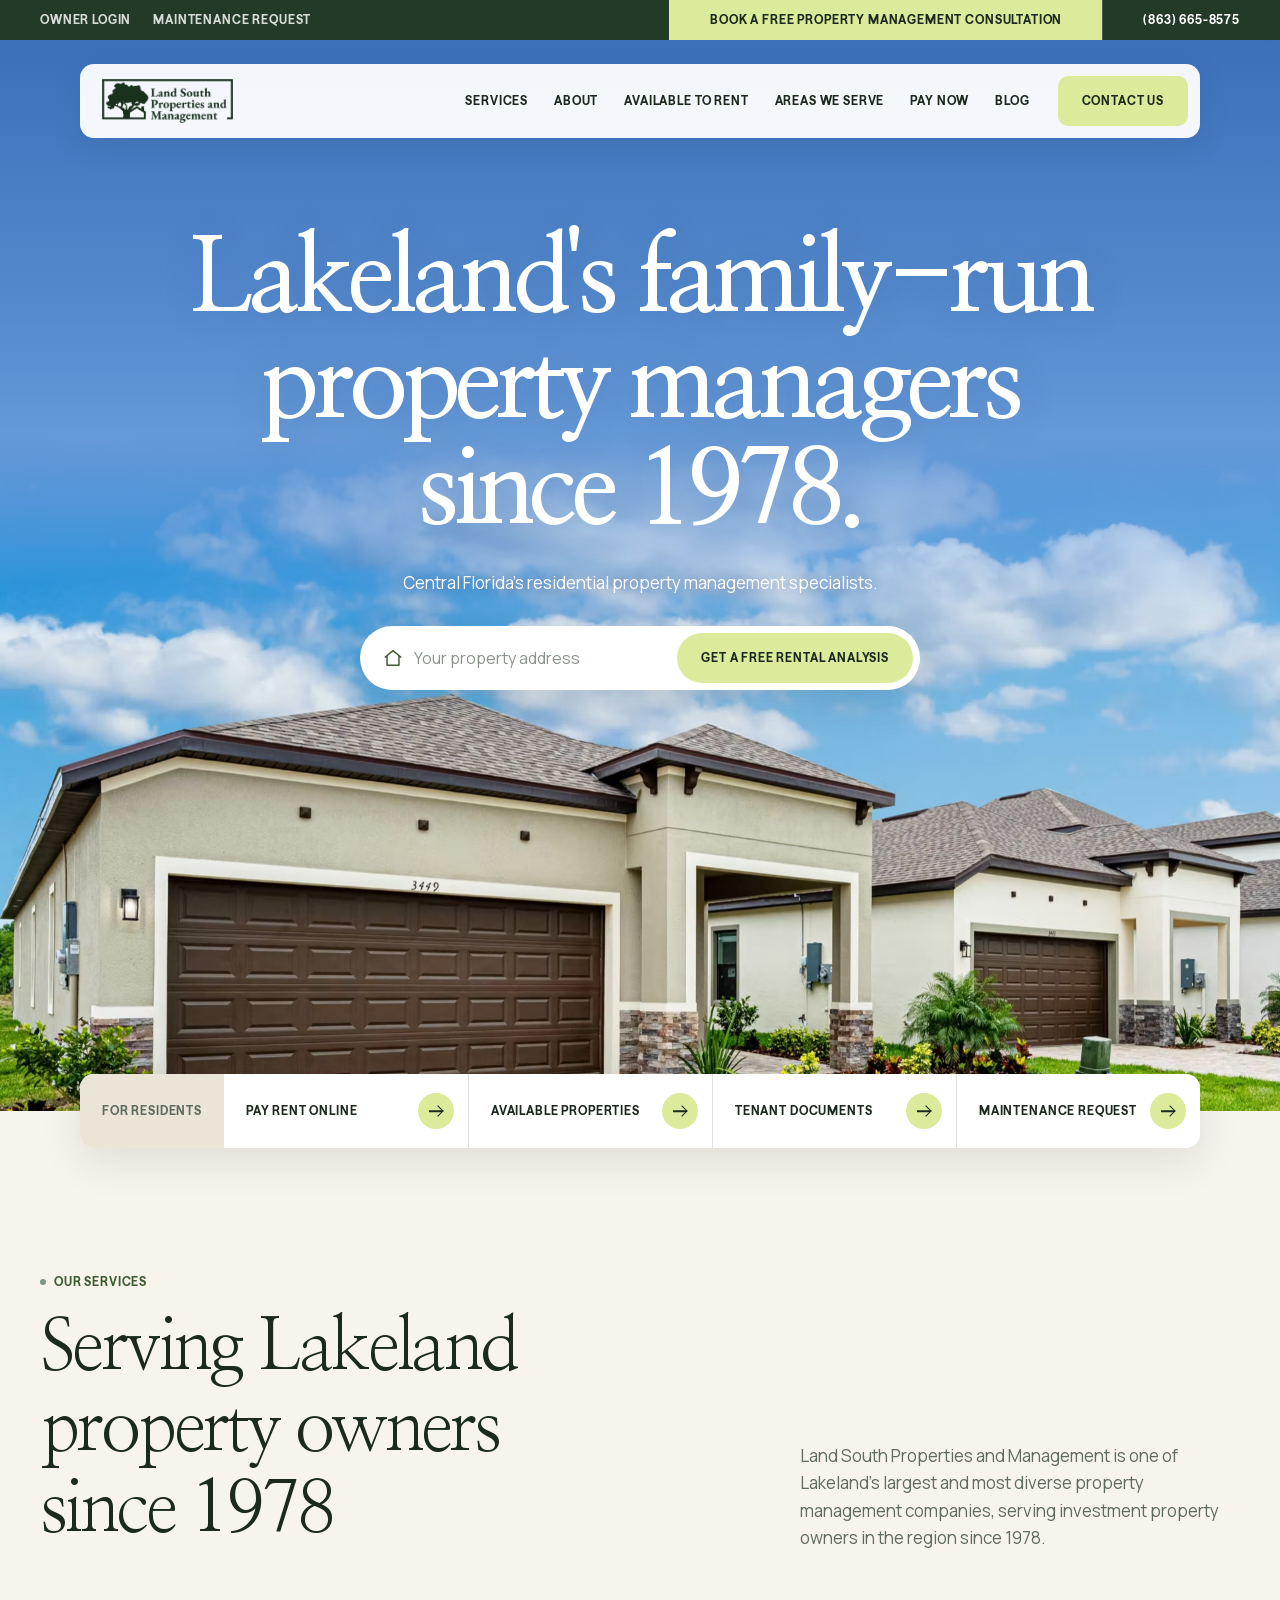
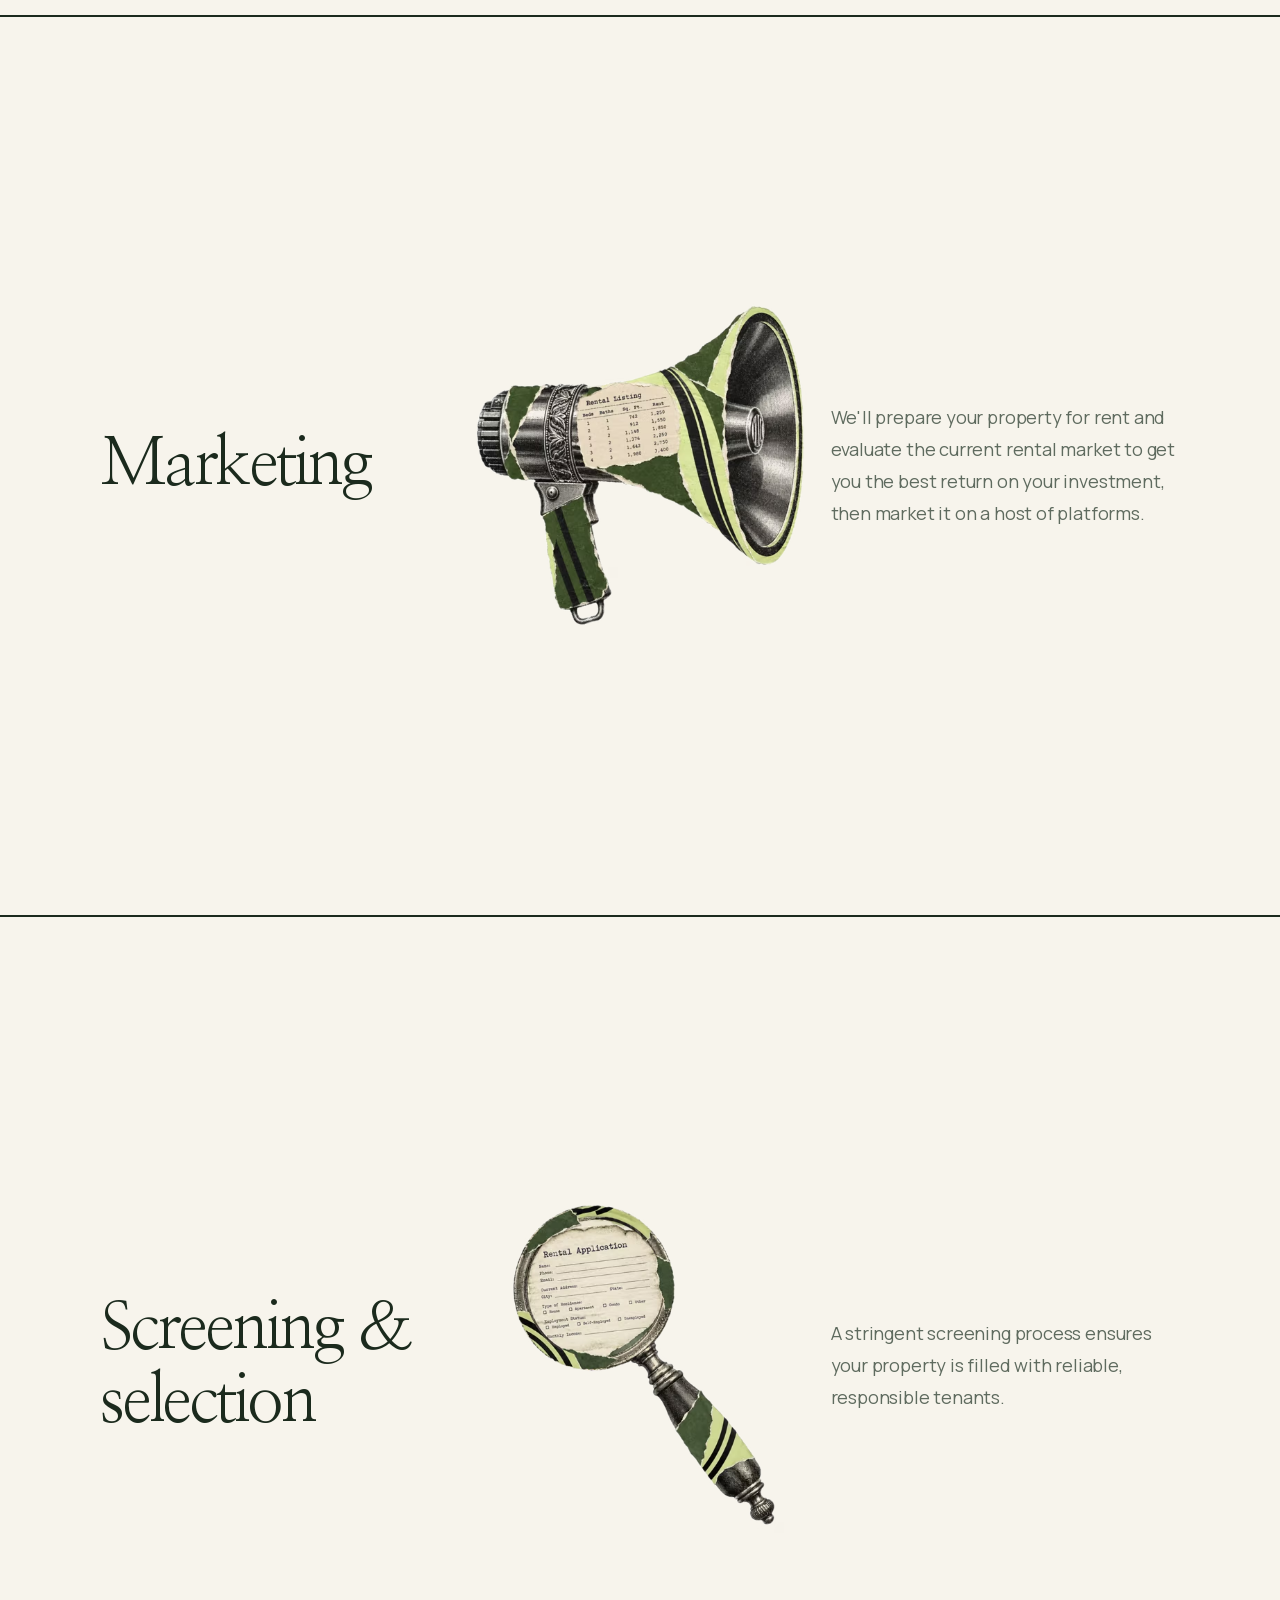
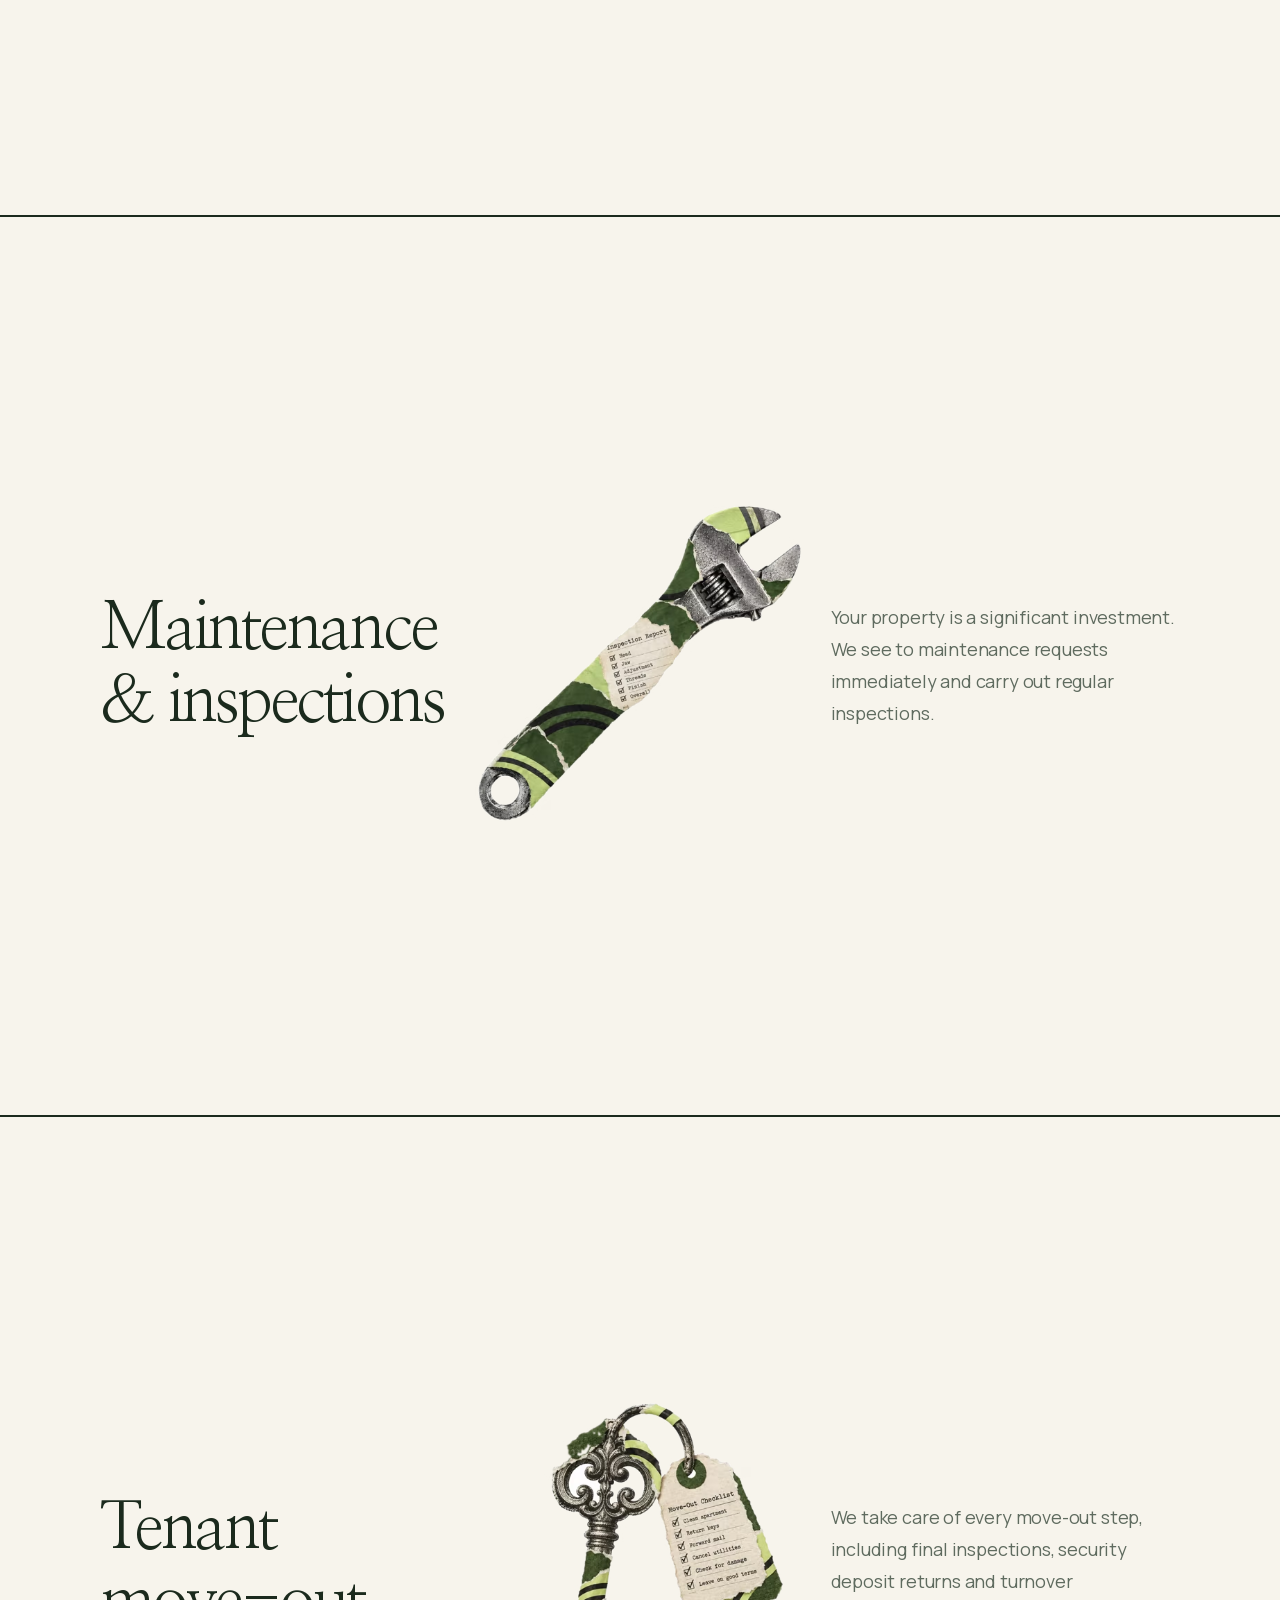
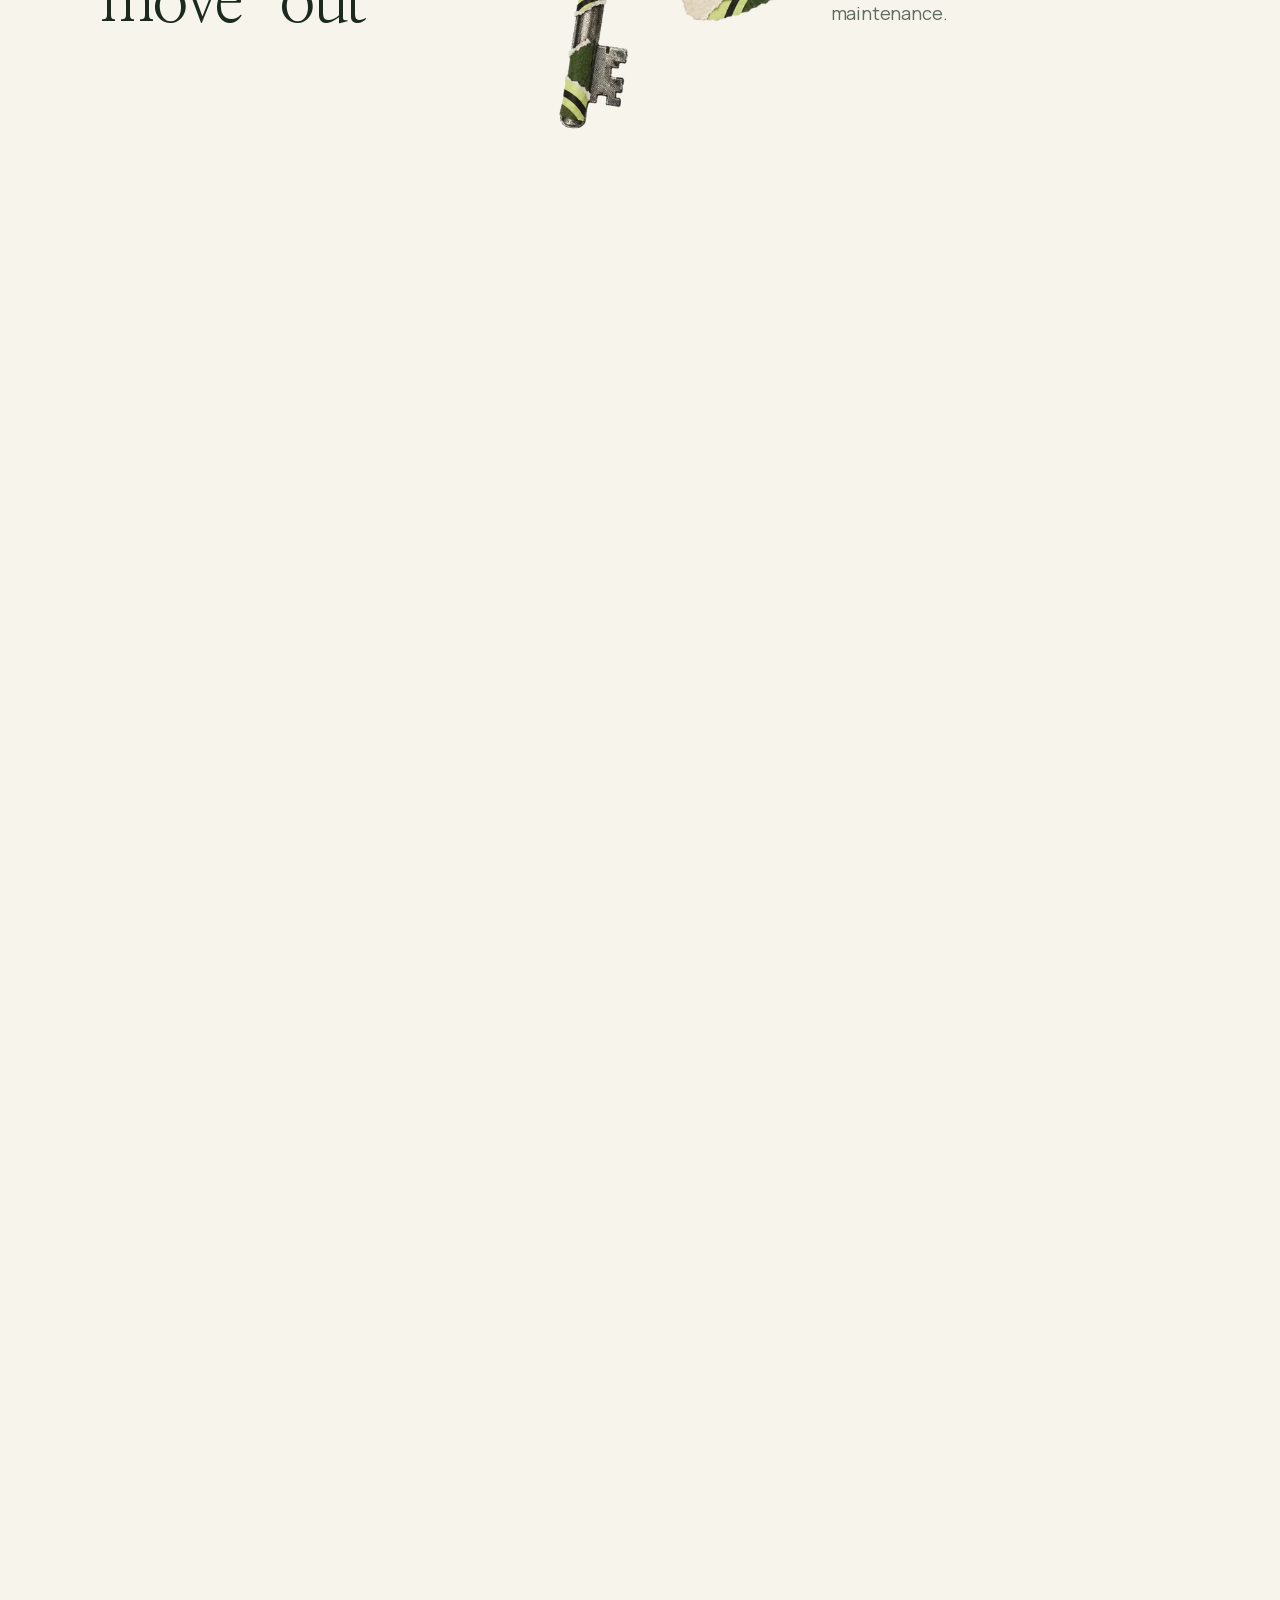
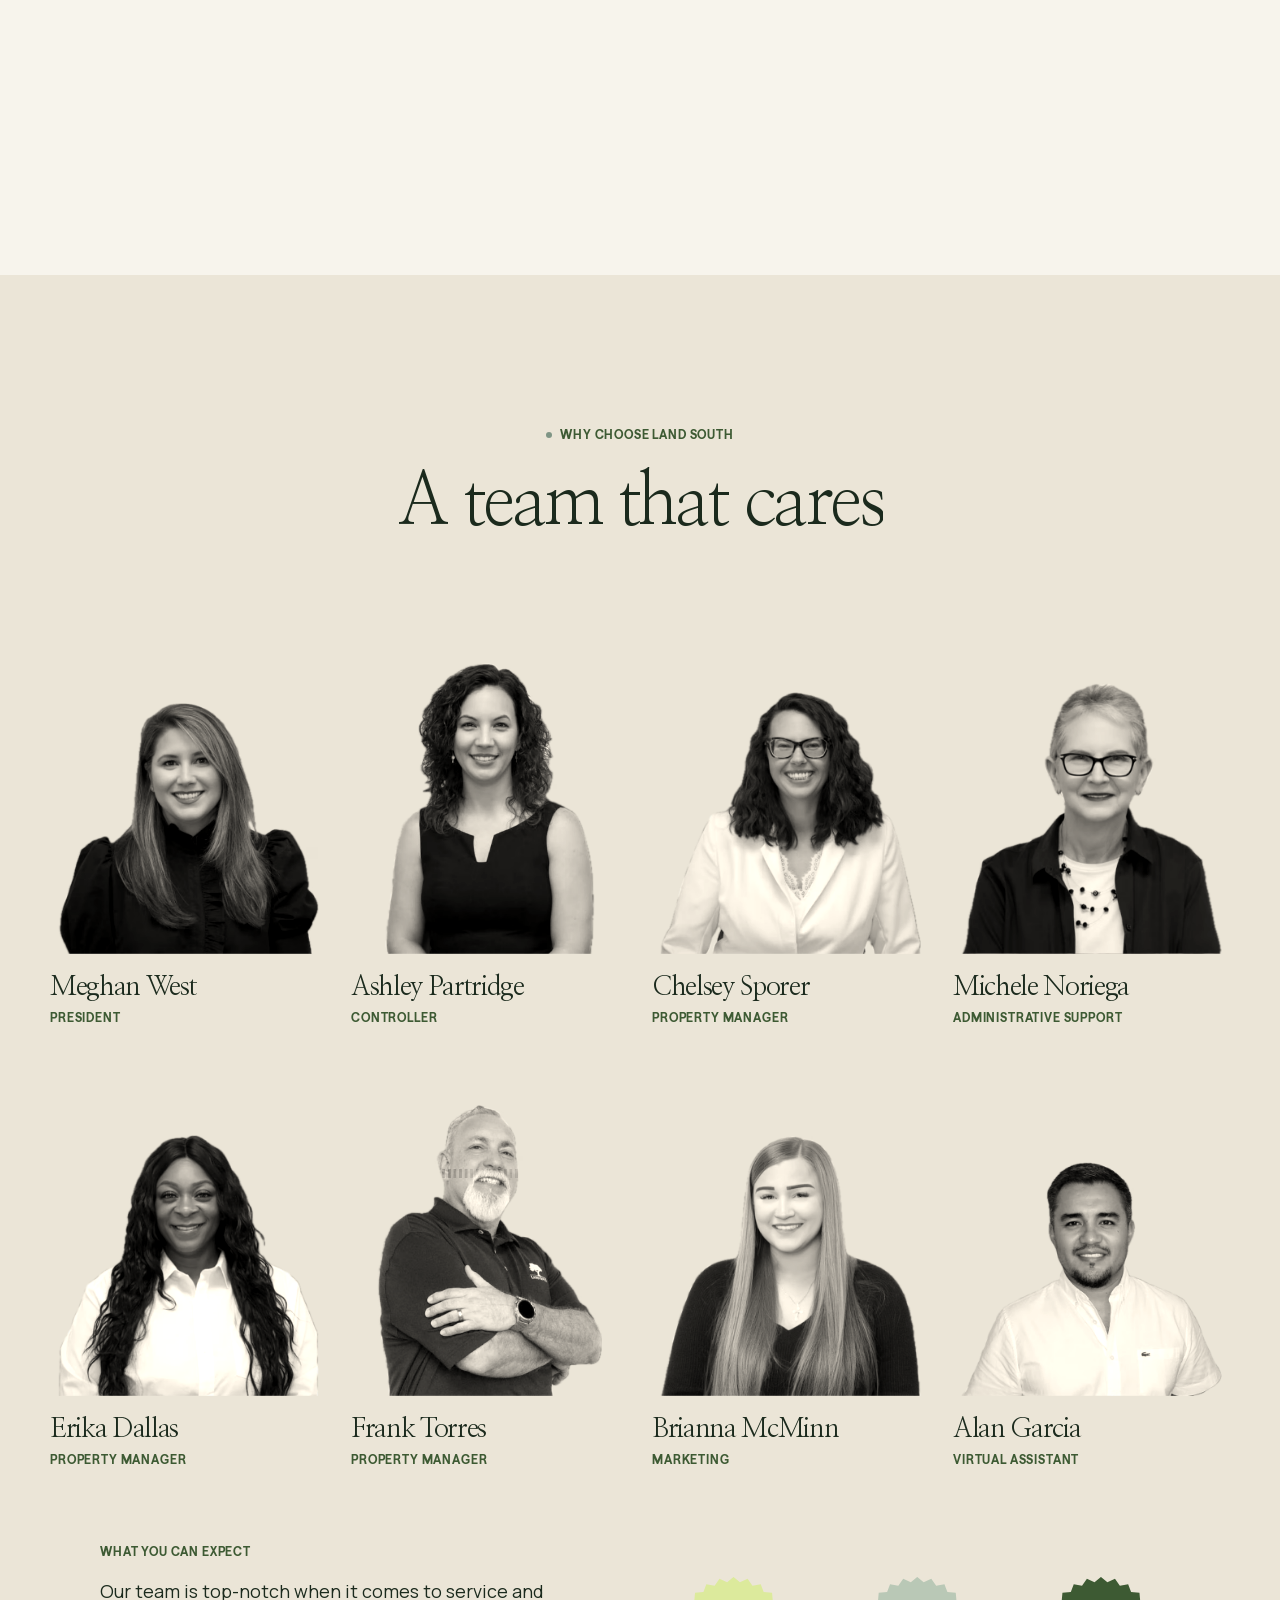
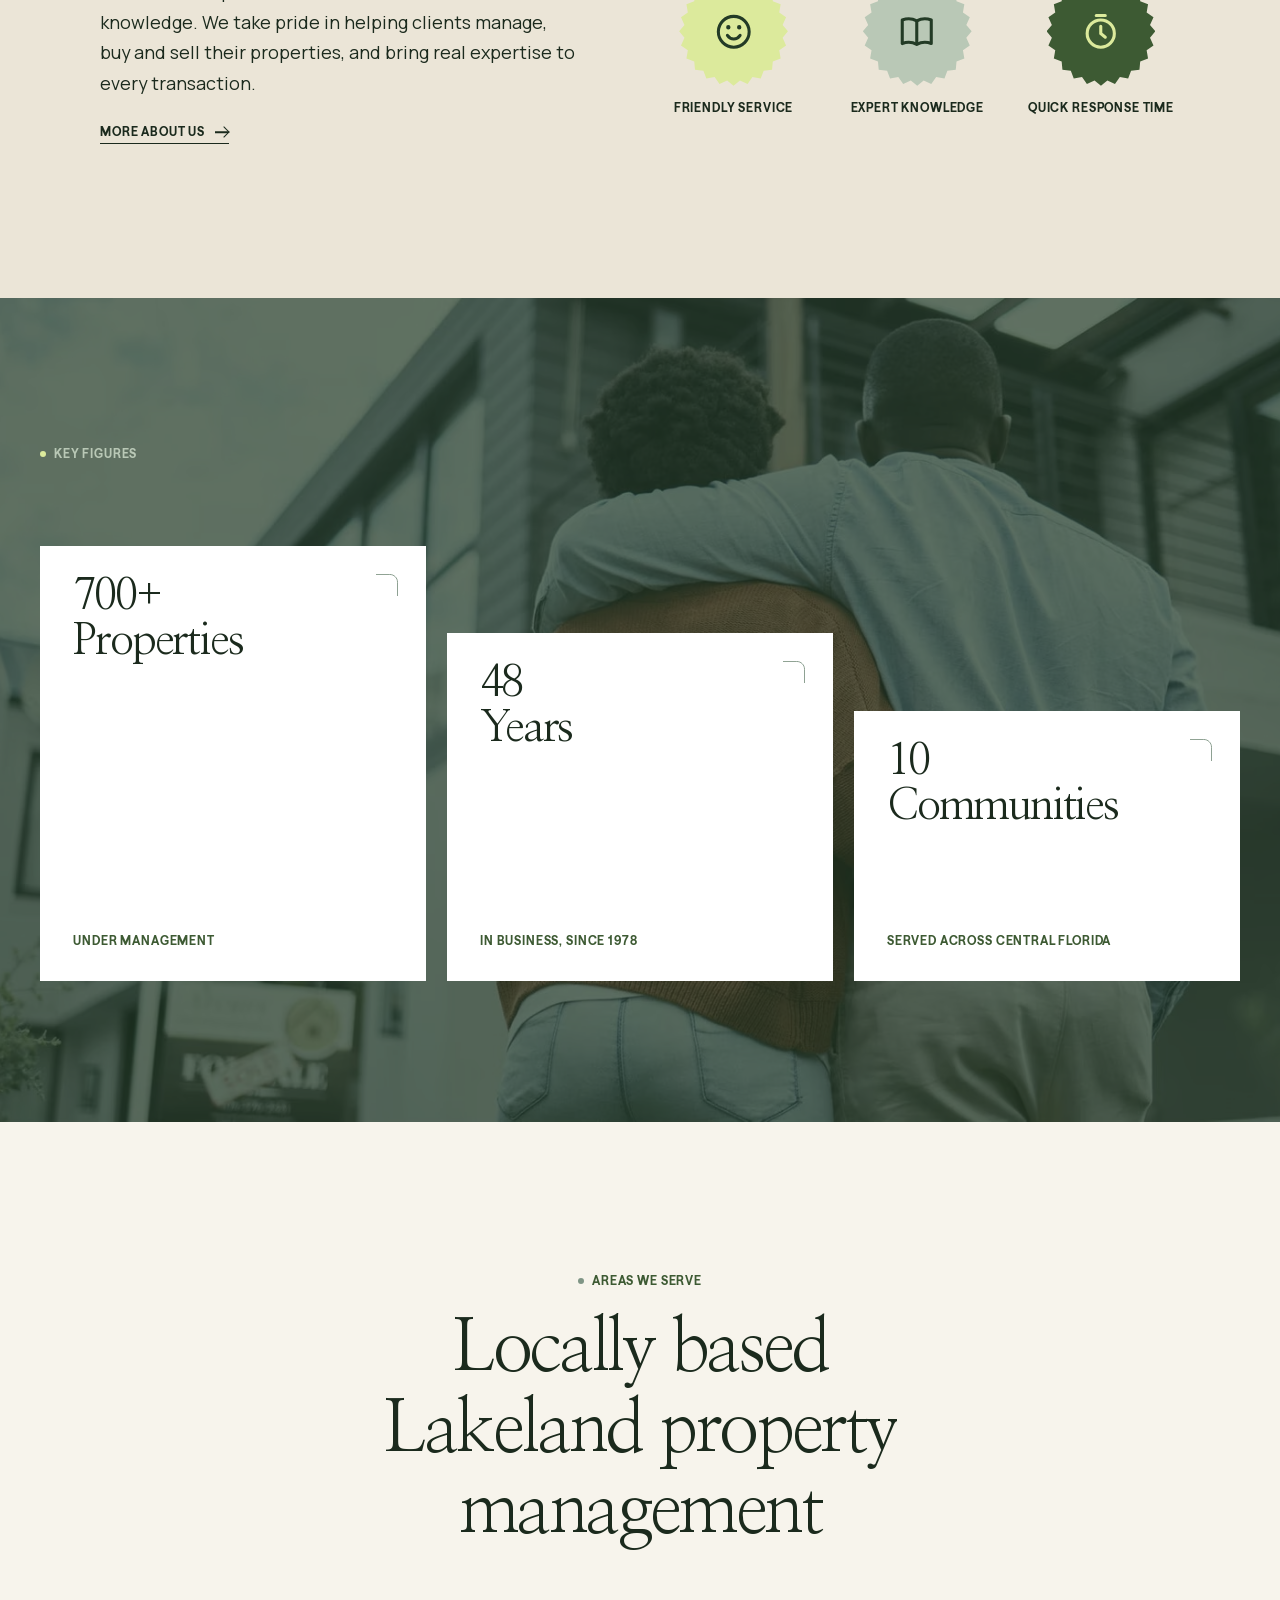
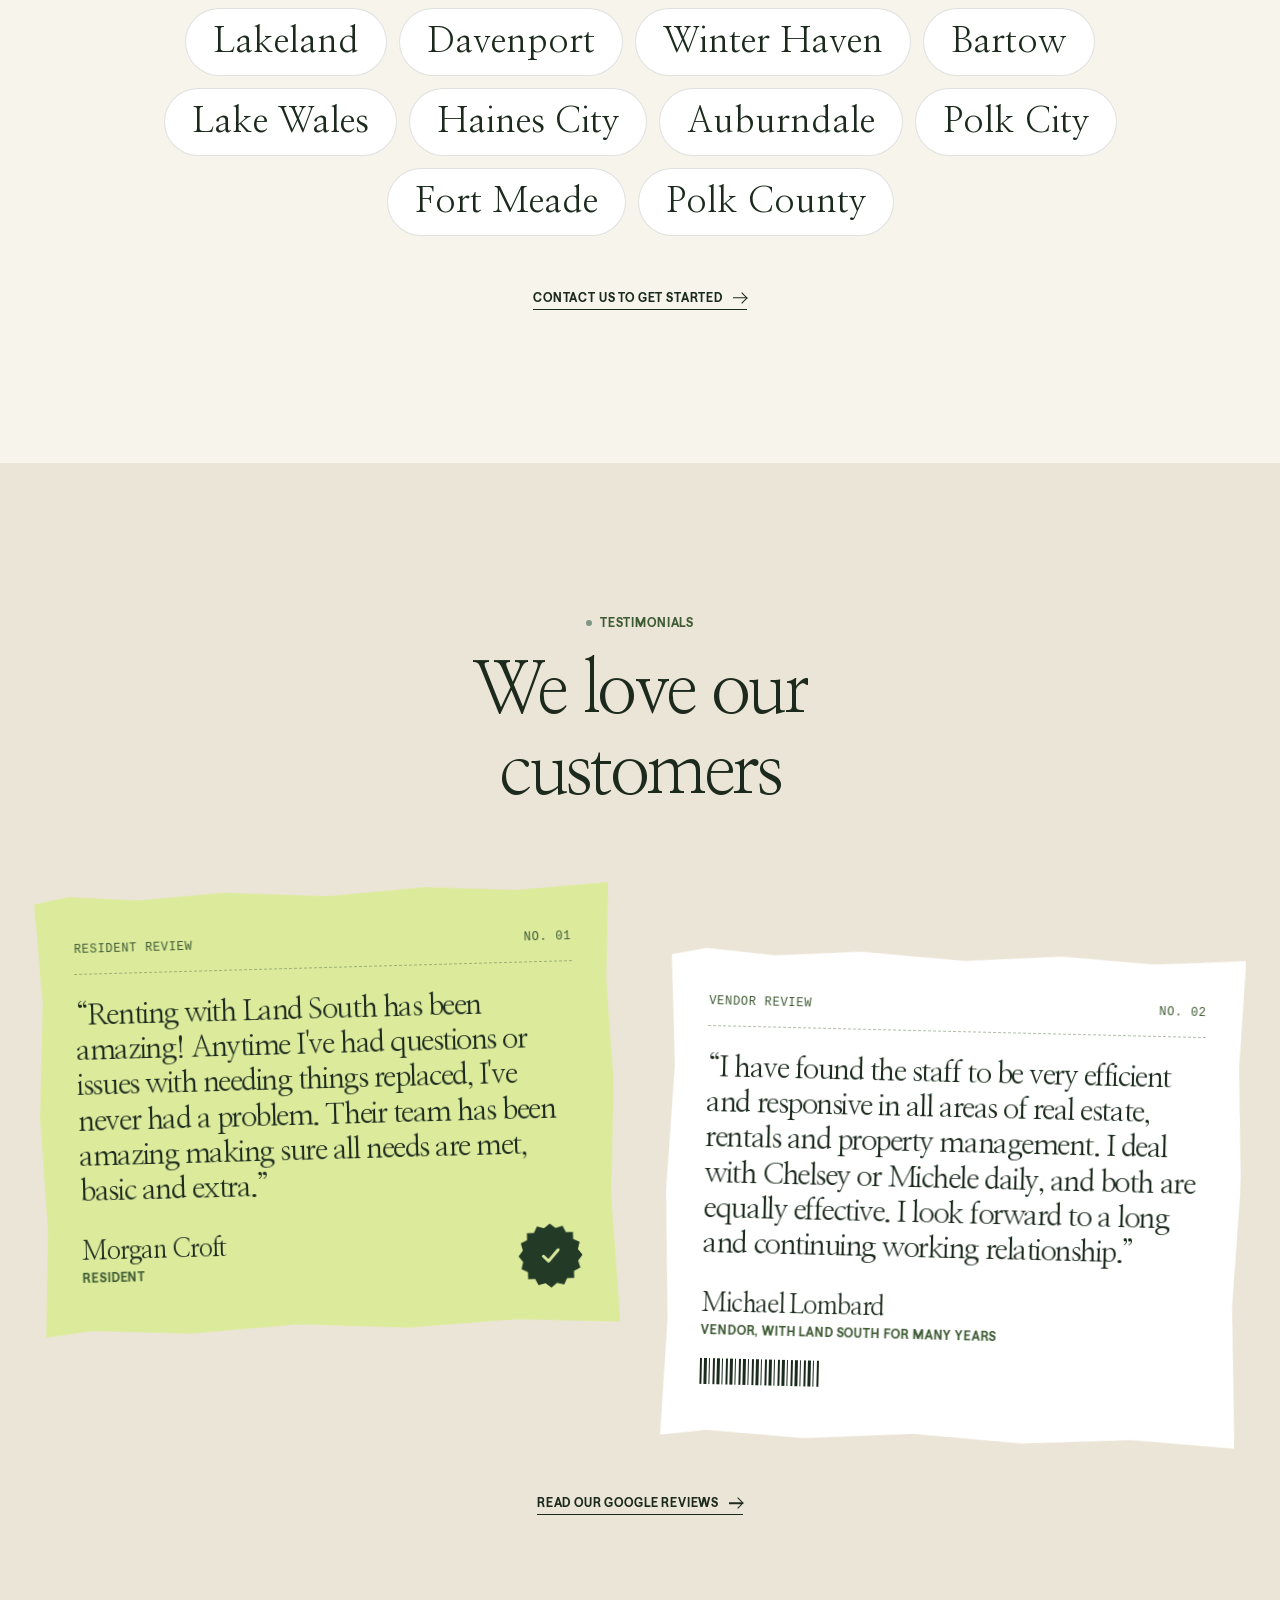
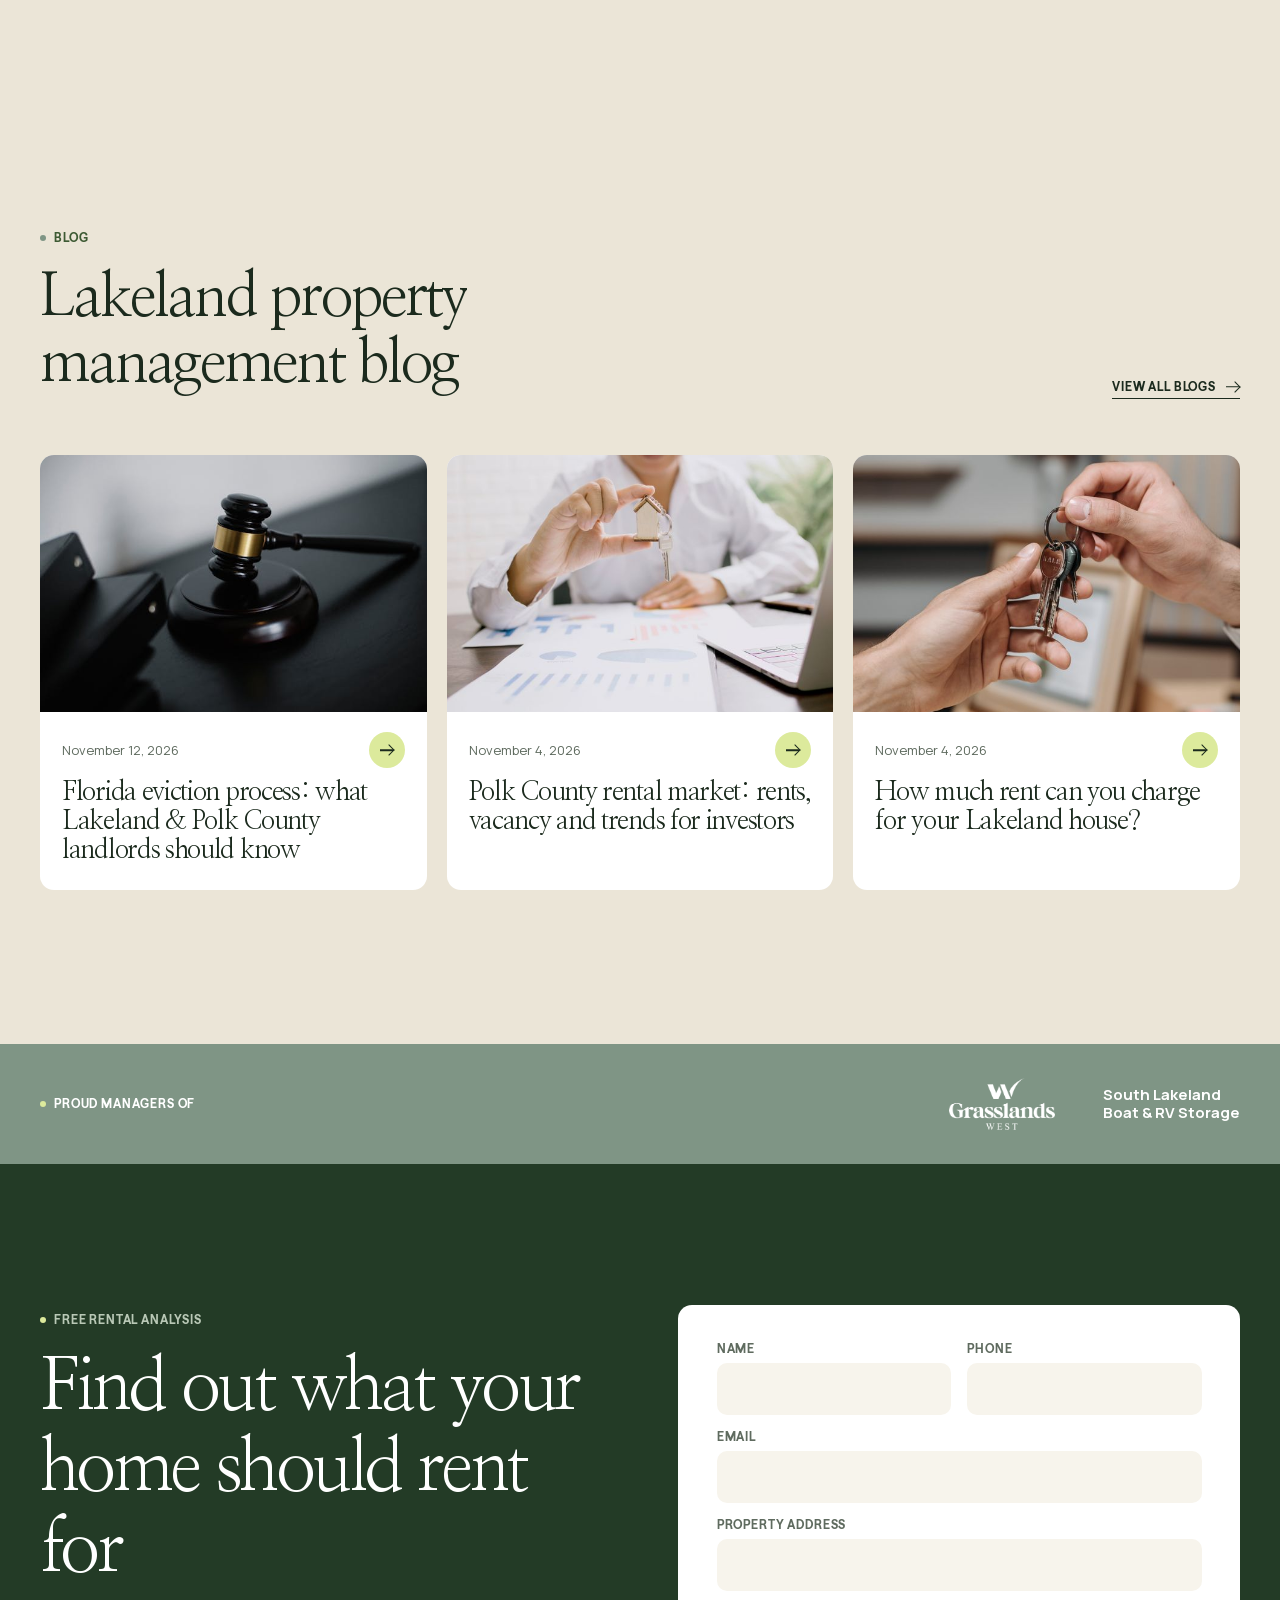
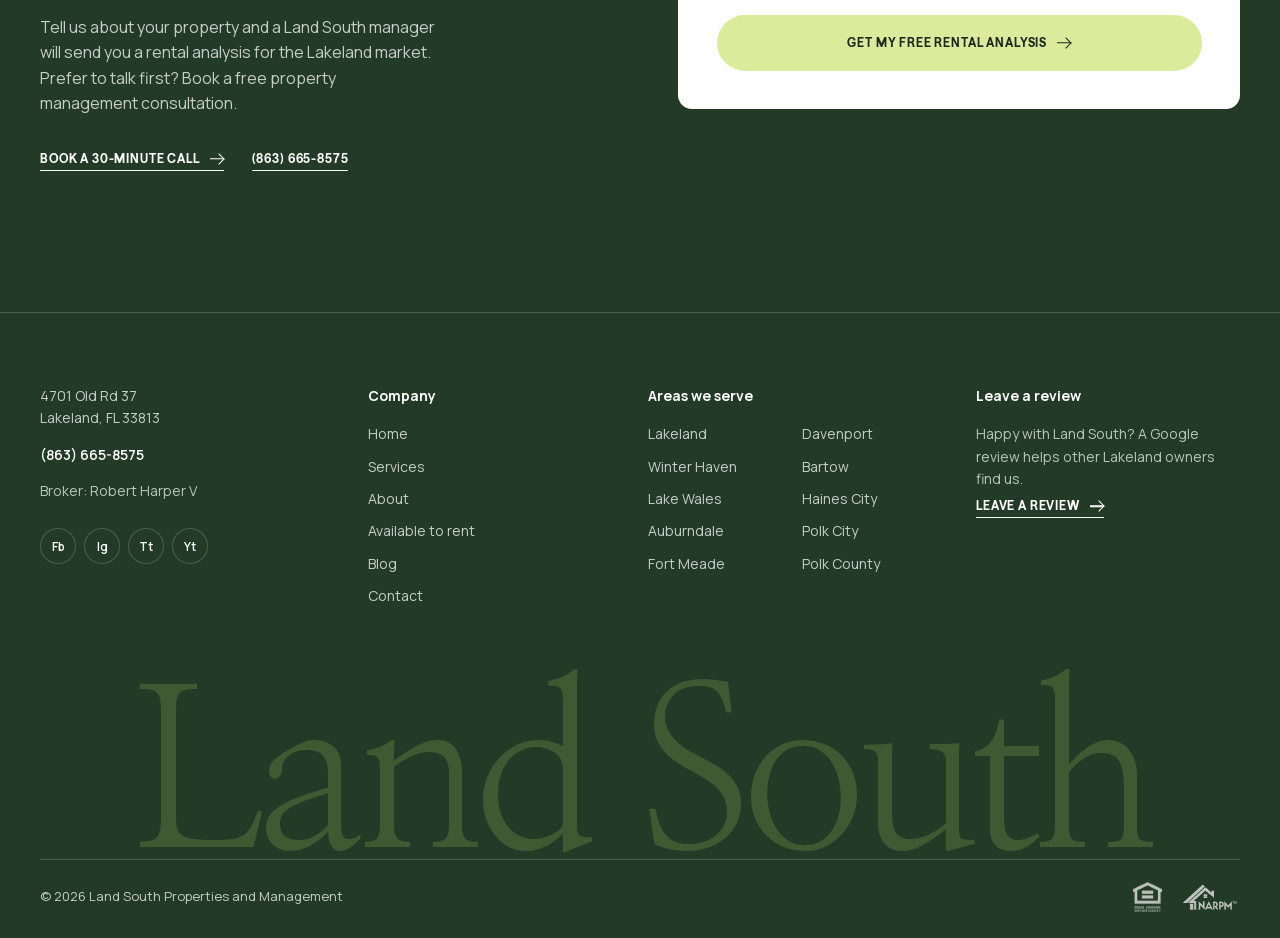
<file: index.html>
<!doctype html>
<html lang="en">
<head>
<meta charset="utf-8">
<meta name="viewport" content="width=device-width, initial-scale=1">
<title>Land South Properties and Management — Property Management Lakeland, FL</title>
<meta name="description" content="Central Florida's residential property management specialists. Serving Lakeland investment property owners since 1978. 700+ properties under management.">
<link rel="canonical" href="https://landsouth.pages.dev/">
<link rel="preload" as="image" href="img/house-hero-800.avif?v=2" type="image/avif" imagesrcset="img/house-hero-800.avif?v=2 800w, img/house-hero-1200.avif 1200w, img/house-hero.avif?v=202611201510 1920w" imagesizes="(max-width:720px) 440px, max(100vw,1100px)" fetchpriority="high">
<link rel="preload" as="font" href="fonts/nanum-700-latin.woff2" type="font/woff2" crossorigin>
<style>
@font-face{font-family:"Nanum Myeongjo";font-weight:400;font-display:swap;src:url(fonts/nanum-400-latin.woff2) format("woff2")}
@font-face{font-family:"Nanum Myeongjo";font-weight:700;font-display:swap;src:url(fonts/nanum-700-latin.woff2) format("woff2")}
@font-face{font-family:"Manrope";font-weight:200 800;font-display:swap;src:url(fonts/manrope-latin.woff2) format("woff2")}
@font-face{font-family:"Season Sans";src:url(fonts/SeasonSans-Bold.woff2) format("woff2"),url(fonts/SeasonSans-TRIAL-Bold.ttf) format("truetype");font-weight:700;font-display:swap}
:root{
  --forest:#233b26;
  --olive:#3d5a33;
  --sage:#7f9585;
  --sage-2:#b9c8b6;
  --lime:#dcea9c;
  --lime-2:#cfe082;
  --cream:#f7f4ec;
  --sand:#ebe5d7;
  --ink:#1b2a1d;
  --muted:#5f6b5f;
  --line:rgba(27,42,29,.14);
  --line-l:rgba(255,255,255,.18);
  --r:14px;
  --serif:"Nanum Myeongjo",Georgia,serif;
  --sans:"Manrope",system-ui,sans-serif;
  --ui:700 12px/1 "Season Sans","Helvetica Neue",Arial,sans-serif; /* buttons, nav, tags */
  --ui-track:.07em;
  --wrap:1280px;
  --gut:clamp(16px,4vw,40px);
}
*{box-sizing:border-box;margin:0;padding:0}
[hidden]{display:none!important}
picture{display:contents}
picture source{display:none}
html{scroll-behavior:smooth;-webkit-text-size-adjust:100%}
body{background:var(--cream);color:var(--ink);font:400 16px/1.6 var(--sans);-webkit-font-smoothing:antialiased;overflow-x:hidden}
img{display:block;max-width:100%}
a{color:inherit;text-decoration:none}
em,i{font-style:normal}
ol,ul{list-style:none}
.sr{position:absolute;width:1px;height:1px;overflow:hidden;clip:rect(0 0 0 0)}
.wrap{max-width:calc(var(--wrap) + var(--gut)*2);margin:0 auto;padding:0 var(--gut)}
.center{text-align:center;display:flex;flex-direction:column;align-items:center}

h1,h2,h3{font-family:var(--serif);font-weight:400;letter-spacing:-.05em;text-transform:none}
.caps{font-size:clamp(40px,5.6vw,80px);line-height:1.13;max-width:15ch}
.tag{display:inline-flex;align-items:center;gap:8px;font:var(--ui);letter-spacing:var(--ui-track);text-transform:uppercase;color:var(--olive);margin-bottom:22px}
.tag::before{content:"";width:6px;height:6px;border-radius:50%;background:var(--sage)}
.tag--light{color:var(--sage-2)}
.tag--light::before{background:var(--lime)}

/* buttons */
.btn{display:inline-flex;align-items:center;justify-content:center;gap:10px;height:50px;padding:0 24px;border-radius:999px;border:0;cursor:pointer;
  font:var(--ui);letter-spacing:var(--ui-track);text-transform:uppercase;white-space:nowrap;transition:background .25s,color .25s,box-shadow .25s}
.btn--lime{background:var(--lime);color:var(--ink)}
.btn--lime:hover{background:var(--lime-2)}
.btn--dark{background:var(--forest);color:#fff}
.btn--dark:hover{background:var(--olive)}
.btn--line{box-shadow:inset 0 0 0 1px var(--line-l);color:#fff}
.btn--line:hover{box-shadow:inset 0 0 0 1px #fff}
.btn--sm{height:42px;padding:0 18px}
.link{display:inline-flex;align-items:center;gap:10px;font:var(--ui);letter-spacing:var(--ui-track);text-transform:uppercase;color:var(--ink);padding-bottom:6px;background:linear-gradient(currentColor,currentColor) 0 100%/100% 1px no-repeat;transition:background-size .35s cubic-bezier(.2,.7,.2,1)}
.link:hover{background-size:0 1px;background-position:100% 100%}
.link:hover .arr{transform:translateX(4px)}
.link--light{color:#fff}
.arr{display:inline-block;width:14px;height:10px;position:relative;flex:none;transition:transform .35s cubic-bezier(.2,.7,.2,1)}
.arr::before{content:"";position:absolute;left:0;right:1px;top:50%;height:1.5px;background:currentColor;transform:translateY(-50%)}
.arr::after{content:"";position:absolute;right:1px;top:50%;width:7px;height:7px;border-top:1.5px solid currentColor;border-right:1.5px solid currentColor;transform:translateY(-50%) rotate(45deg)}
a:hover .arr{transform:translateX(3px)}
.dot{width:48px;height:48px;border-radius:50%;background:var(--lime);color:var(--ink);display:grid;place-items:center;flex:none;transition:background .25s}
.dot--sm{width:36px;height:36px}

/* top bar: split cells */
.top{display:grid;grid-template-columns:1fr auto auto;background:var(--forest);color:rgba(255,255,255,.82);font:var(--ui);letter-spacing:var(--ui-track);text-transform:uppercase}
.top__cell{display:flex;align-items:center;gap:22px;padding:0 var(--gut);height:40px}
.top__cell+.top__cell{border-left:1px solid var(--line-l)}
.top a:hover{color:#fff}
.top__book{display:block;line-height:40px;background:var(--lime);color:var(--ink)!important}
.top__book:hover{background:var(--lime-2)}
.top__tel{color:#fff}

/* hero */
.hero{position:relative;background:var(--cream);padding-top:24px}
.hero__bg{position:absolute;inset:0;bottom:37px;overflow:hidden;background:linear-gradient(180deg,#3f78c4 0%,#5d93d6 30%,#8db6e6 62%,#a9c9ec 100%)}
.hero__bg img{position:absolute;left:50%;bottom:calc(-1 * clamp(0px,9vw,150px));width:max(100%,1100px);height:auto;transform:translateX(-50%);
  -webkit-mask-image:linear-gradient(180deg,transparent 0%,#000 26%);mask-image:linear-gradient(180deg,transparent 0%,#000 26%)}
.hero__bg::after{content:"";position:absolute;inset:0;background:linear-gradient(180deg,rgba(30,60,110,.12),rgba(0,0,0,0) 45%)}
.hero::after{content:"";position:absolute;left:0;right:0;bottom:0;height:37px;background:var(--cream)}

.pill{position:sticky;top:16px;z-index:60;margin:0 auto;width:min(1120px,calc(100% - var(--gut)*2));display:flex;align-items:center;gap:28px;
  background:rgba(255,255,255,.94);backdrop-filter:blur(14px);border-radius:var(--r);padding:12px 12px 12px 22px;box-shadow:0 8px 30px rgba(20,40,60,.10)}
.pill__logo img{height:44px;width:auto;filter:brightness(0) saturate(100%) invert(16%) sepia(18%) saturate(900%) hue-rotate(80deg)}
.pill__links{display:flex;gap:26px;margin-left:auto;font:var(--ui);letter-spacing:var(--ui-track);text-transform:uppercase;color:var(--ink)}
.pill__links a{position:relative;padding:4px 0;white-space:nowrap}
.pill__links a::after{content:"";position:absolute;left:0;right:0;bottom:-2px;height:1.5px;background:var(--olive);transform:scaleX(0);transform-origin:left;transition:transform .3s}
.pill__links a:hover::after{transform:scaleX(1)}
.pill__cta{border-radius:10px}
.pill__burger{display:none;width:44px;height:44px;border:0;background:var(--lime);border-radius:10px;cursor:pointer;position:relative;margin-left:auto}
.pill__burger span{position:absolute;left:13px;right:13px;height:1.5px;background:var(--ink);transition:transform .3s,top .3s}
.pill__burger span:first-child{top:18px}.pill__burger span:last-child{top:25px}
.pill__sheet{display:none}

.hero__mid{position:relative;z-index:2;text-align:center;color:#fff;padding:clamp(40px,7vw,90px) var(--gut) 0;display:flex;flex-direction:column;align-items:center}
.hero__h{font-size:clamp(30px,calc((100vw - 2 * var(--gut)) / 9.2),104px);font-weight:700;line-height:1.02;text-shadow:0 2px 40px rgba(30,60,100,.16)}
.mark__w{display:block;white-space:nowrap}
.hero__sub{font-size:17px;color:#fff;margin-top:clamp(16px,1.8vw,24px);text-shadow:0 1px 14px rgba(20,50,90,.45)}
.search{margin-top:30px;display:flex;align-items:center;gap:10px;background:#fff;color:var(--ink);border-radius:999px;padding:7px 7px 7px 22px;width:min(560px,100%);box-shadow:0 10px 40px rgba(20,40,60,.14)}
.search svg{width:22px;height:22px;flex:none;color:var(--olive)}
.search input{flex:1;min-width:0;border:0;outline:0;font:400 16px var(--sans);color:var(--ink);background:none;height:46px}
.search input::placeholder{color:#8a948a}

.quick{position:relative;z-index:3;display:grid;grid-template-columns:auto repeat(4,1fr);align-items:stretch;width:min(1120px,calc(100% - var(--gut)*2));margin:clamp(200px,30vw,440px) auto 0;background:#fff;border-radius:var(--r);box-shadow:0 14px 40px rgba(20,40,30,.1);overflow:hidden}
.quick__label{display:flex;align-items:center;padding:0 22px;white-space:nowrap;font:var(--ui);letter-spacing:var(--ui-track);text-transform:uppercase;color:var(--muted);background:var(--sand)}
.qcard{display:flex;align-items:center;justify-content:space-between;gap:12px;height:74px;padding:0 14px 0 22px;font:var(--ui);letter-spacing:var(--ui-track);text-transform:uppercase;color:var(--ink);white-space:nowrap;transition:background .25s}
.qcard+.qcard{border-left:1px solid var(--line)}
.qcard:hover{background:var(--cream)}
.qcard:hover .dot{background:var(--lime-2)}

/* sections */
section{scroll-margin-top:100px}
.services,.about,.areas,.love,.blog{padding:clamp(96px,12vw,170px) 0}

/* services: numbered rows */
.services{padding-top:clamp(80px,10vw,140px)}
.intro{display:grid;grid-template-columns:1fr 1fr;gap:20px 60px;align-items:end;margin-bottom:64px}
.intro .tag{grid-column:1/-1;margin-bottom:0}
.intro__p{color:var(--muted);font-size:17px;max-width:44ch;justify-self:end}
/* stacking service panels: each one slides up over the last (Figma 13:18) */
.services{padding-bottom:0}
.stack{list-style:none;margin:0;padding:0}
.panel{position:sticky;top:0;height:100vh;height:100svh;min-height:620px;background:var(--cream);border-top:2px solid var(--ink);display:grid;grid-template-columns:minmax(0,1fr) 333px minmax(0,1fr);align-items:center;column-gap:24px;padding:0 100px}
.panel__h{font-size:clamp(48px,calc(9.6vw - 58px),88px);line-height:1.13;color:var(--ink);max-width:460px}
.panel__img{width:333px;height:333px;object-fit:contain}
.panel__p{justify-self:end;width:100%;max-width:372px;font-size:18px;line-height:1.77;letter-spacing:-.01em;color:var(--muted)}

/* about: team portraits, then the copy with stamp badges */
.about{background:var(--sand)}
.xlab{font:var(--ui);letter-spacing:var(--ui-track);text-transform:uppercase;color:var(--olive);margin-bottom:18px}
/* 5. stamp badges */
.x5{display:grid;grid-template-columns:minmax(0,1fr) minmax(0,1.1fr);gap:clamp(40px,6vw,96px);max-width:1080px;margin:0 auto;align-items:center}
.x5 .link{margin-top:28px}
.x5__lead{font:400 clamp(17px,1.4vw,20px)/1.7 var(--sans);color:var(--ink)}
.x5__badges{list-style:none;display:grid;grid-template-columns:repeat(3,1fr);gap:clamp(12px,2vw,28px);text-align:center}
.x5__badges li{display:flex;flex-direction:column;align-items:center;gap:16px}
.x5__b{width:clamp(88px,8.5vw,120px);aspect-ratio:1;display:grid;place-items:center;clip-path:polygon(100.0% 50.0%,95.1% 55.9%,98.3% 62.9%,92.0% 67.4%,93.3% 75.0%,86.1% 77.7%,85.4% 85.4%,77.7% 86.1%,75.0% 93.3%,67.4% 92.0%,62.9% 98.3%,55.9% 95.1%,50.0% 100.0%,44.1% 95.1%,37.1% 98.3%,32.6% 92.0%,25.0% 93.3%,22.3% 86.1%,14.6% 85.4%,13.9% 77.7%,6.7% 75.0%,8.0% 67.4%,1.7% 62.9%,4.9% 55.9%,0.0% 50.0%,4.9% 44.1%,1.7% 37.1%,8.0% 32.6%,6.7% 25.0%,13.9% 22.3%,14.6% 14.6%,22.3% 13.9%,25.0% 6.7%,32.6% 8.0%,37.1% 1.7%,44.1% 4.9%,50.0% 0.0%,55.9% 4.9%,62.9% 1.7%,67.4% 8.0%,75.0% 6.7%,77.7% 13.9%,85.4% 14.6%,86.1% 22.3%,93.3% 25.0%,92.0% 32.6%,98.3% 37.1%,95.1% 44.1%);transition:transform .6s cubic-bezier(.2,.7,.2,1)}
.x5__badges li:hover .x5__b{transform:rotate(-14deg) scale(1.05)}
.x5__b svg{width:40%;height:40%}
.x5__b--1{background:var(--lime);color:var(--forest)}
.x5__b--2{background:var(--sage-2);color:var(--forest)}
.x5__b--3{background:var(--olive);color:var(--lime)}
.x5__badges b{font:var(--ui);letter-spacing:var(--ui-track);text-transform:uppercase}
.team{list-style:none;display:grid;grid-template-columns:repeat(4,1fr);gap:clamp(14px,2vw,28px) clamp(14px,2vw,24px);max-width:1180px;margin:64px auto 80px}
.mate{outline:0;cursor:default}
.mate__art{position:relative;aspect-ratio:4/5;margin-bottom:18px}
.mate__art img{position:absolute;left:50%;bottom:0;width:auto;height:auto;max-width:94%;max-height:84%;transform:translateX(-50%);z-index:2;
  filter:grayscale(1) sepia(.22) contrast(1.08) brightness(1.02);transition:filter .7s cubic-bezier(.2,.7,.2,1),transform .9s cubic-bezier(.2,.7,.2,1)}
.mate__name{font-size:clamp(24px,2.1vw,30px);line-height:1.13}
.mate__role{margin-top:10px;font:var(--ui);letter-spacing:var(--ui-track);text-transform:uppercase;color:var(--olive)}
/* colour accents: hidden while monochrome, they pop in behind the portrait */
.acc{position:absolute;z-index:1;opacity:0;transition:opacity .5s ease,transform .7s cubic-bezier(.2,.7,.2,1)}
.acc--blob{width:80%;left:10%;top:6%;fill:var(--lime);transform:scale(.8) rotate(-12deg)}
.mate--v3 .acc--blob{fill:var(--sage-2);left:14%;top:4%}
.acc--badge{z-index:3;right:4%;bottom:12%;width:22%;aspect-ratio:1;display:grid;place-items:center;background:var(--olive);color:#fff;clip-path:polygon(100.0% 50.0%,94.6% 55.9%,98.3% 62.9%,91.6% 67.2%,93.3% 75.0%,85.7% 77.4%,85.4% 85.4%,77.4% 85.7%,75.0% 93.3%,67.2% 91.6%,62.9% 98.3%,55.9% 94.6%,50.0% 100.0%,44.1% 94.6%,37.1% 98.3%,32.8% 91.6%,25.0% 93.3%,22.6% 85.7%,14.6% 85.4%,14.3% 77.4%,6.7% 75.0%,8.4% 67.2%,1.7% 62.9%,5.4% 55.9%,0.0% 50.0%,5.4% 44.1%,1.7% 37.1%,8.4% 32.8%,6.7% 25.0%,14.3% 22.6%,14.6% 14.6%,22.6% 14.3%,25.0% 6.7%,32.8% 8.4%,37.1% 1.7%,44.1% 5.4%,50.0% 0.0%,55.9% 5.4%,62.9% 1.7%,67.2% 8.4%,75.0% 6.7%,77.4% 14.3%,85.4% 14.6%,85.7% 22.6%,93.3% 25.0%,91.6% 32.8%,98.3% 37.1%,94.6% 44.1%);transform:scale(.4) rotate(-40deg)}
.acc--badge svg{width:62%;height:62%}
.mate--v4 .acc--badge{background:var(--forest);color:var(--lime);right:4%;left:auto;bottom:16%}
.acc--note{right:0;top:2%;width:44%;padding:10px 12px 14px;background:var(--lime);color:var(--olive);font:500 clamp(9px,.75vw,11px)/1.55 ui-monospace,"Courier New",monospace;letter-spacing:.04em;white-space:nowrap;
  clip-path:polygon(0 3%,8% 0,22% 2%,40% 0,61% 3%,80% 0,100% 2%,98% 30%,100% 58%,97% 86%,100% 100%,70% 97%,44% 100%,20% 97%,0 100%,2% 70%,0 40%);transform:translateY(14px) rotate(4deg)}
.mate--v4 .acc--note{background:var(--sage-2);color:var(--forest);left:0;right:auto;transform:translateY(14px) rotate(-5deg)}
.acc--code{right:2%;top:calc(2% + 104px);width:40%;height:9%;background:repeating-linear-gradient(90deg,var(--forest) 0 2px,transparent 2px 4px,var(--forest) 4px 7px,transparent 7px 9px,var(--forest) 9px 10px,transparent 10px 13px);transform:translateY(14px)}
.acc--home{z-index:3;right:4%;bottom:12%;width:20%;aspect-ratio:1;border-radius:50%;background:var(--lime);color:var(--forest);display:grid;place-items:center;transform:scale(.4) rotate(-20deg)}
.acc--home svg{width:52%;height:52%}
.mate:hover .mate__art img,.mate:focus-visible .mate__art img,.mate.on .mate__art img{filter:none;transform:translateX(-50%) scale(1.03)}
.mate:hover .acc,.mate:focus-visible .acc,.mate.on .acc{opacity:1;transform:none}
.mate:hover .acc--badge,.mate:focus-visible .acc--badge,.mate.on .acc--badge{transition-delay:.12s}
.mate:hover .acc--home,.mate:focus-visible .acc--home,.mate.on .acc--home{transition-delay:.12s}
.mate:focus-visible .mate__name{text-decoration:underline;text-decoration-thickness:1px;text-underline-offset:6px}

/* figures */
.figures{position:relative;color:#fff;padding:clamp(96px,11vw,160px) 0;overflow:hidden;background:var(--forest)}
.figures__bg{position:absolute;inset:0}
.figures__bg img{width:100%;height:100%;object-fit:cover;object-position:50% 40%;opacity:.28;filter:grayscale(.3)}
.figures .wrap{position:relative}
.stairs{--h:clamp(360px,34vw,520px);display:grid;grid-template-columns:repeat(3,minmax(0,1fr));gap:clamp(12px,1.6vw,22px);align-items:end;margin-top:clamp(40px,5vw,72px)}
.stair{position:relative;overflow:hidden;background:#fff;color:var(--ink);padding:clamp(18px,2.2vw,32px) clamp(18px,2.2vw,32px) clamp(20px,2.4vw,34px) clamp(24px,2.6vw,38px);display:flex;flex-direction:column;justify-content:space-between}
.stair--1{height:var(--h)}
.stair--2{height:calc(var(--h)*.8)}
.stair--3{height:calc(var(--h)*.62)}
.stair__bar{position:absolute;left:0;top:0;bottom:0;width:7px;transform-origin:50% 0;transform:scaleY(var(--fill,1))}
.stair--1 .stair__bar{background:var(--olive)}
.stair--2 .stair__bar{background:var(--sage)}
.stair--3 .stair__bar{background:var(--lime-2)}
.stair__top{display:flex;justify-content:space-between;gap:12px}
.stair__num{font:400 clamp(34px,3.4vw,56px)/1.04 var(--serif);letter-spacing:-.05em;min-width:0}
.stair__corner{width:22px;height:22px;flex:none;fill:none;stroke:var(--sage);stroke-width:1}
.stair__label{font:var(--ui);letter-spacing:var(--ui-track);text-transform:uppercase;line-height:1.5;color:var(--olive);max-width:22em}

/* areas */
.towns{display:flex;flex-wrap:wrap;justify-content:center;gap:12px;max-width:1000px;margin:56px auto}
.towns a{display:block;font:400 clamp(26px,2.8vw,40px)/1 var(--serif);padding:16px 28px;border-radius:999px;background:#fff;box-shadow:inset 0 0 0 1px var(--line);transition:background .25s,box-shadow .25s}
.towns a:hover{background:var(--lime);box-shadow:inset 0 0 0 1px var(--lime)}

/* testimonials */
.love{background:var(--sand)}
.love__more{margin-top:56px}
.love{overflow:hidden}
.who{display:flex;flex-direction:column;gap:6px}
.who b{font:400 clamp(22px,2vw,28px)/1.13 var(--serif);letter-spacing:-.05em}
.who span{font:var(--ui);letter-spacing:var(--ui-track);text-transform:uppercase;color:var(--olive)}
/* 3. Paper notes: the collage language from the services and team art */
.notes{display:grid;grid-template-columns:1fr 1fr;gap:clamp(24px,4vw,64px);margin-top:clamp(48px,6vw,80px);align-items:start}
.note{position:relative;padding:clamp(28px,3.4vw,48px) clamp(26px,3vw,44px) clamp(34px,4vw,56px);transform:rotate(var(--r,-1.5deg));transition:transform .6s cubic-bezier(.2,.7,.2,1);
  clip-path:polygon(0 1.5%,6% 0,18% 1.2%,33% 0,51% 1.4%,68% 0,84% 1.2%,100% 0,99.2% 22%,100% 46%,99% 71%,100% 100%,82% 98.8%,63% 100%,44% 98.6%,25% 100%,8% 98.8%,0 100%,.8% 76%,0 50%,1% 24%)}
.note:hover{transform:rotate(0)}
.note--a{background:var(--lime);--r:-1.6deg}
.note--b{background:#fff;--r:1.4deg;margin-top:clamp(24px,5vw,90px)}
.note__type{font:500 12px/1.6 ui-monospace,"Courier New",monospace;letter-spacing:.06em;color:var(--olive);display:flex;justify-content:space-between;border-bottom:1px dashed rgba(61,90,51,.4);padding-bottom:14px;margin-bottom:24px}
.note p{font:400 clamp(24px,2.3vw,34px)/1.2 var(--serif);letter-spacing:-.05em}
.note .who{margin-top:28px}
.note__stamp{position:absolute;right:clamp(18px,3vw,36px);bottom:clamp(20px,3vw,36px);width:64px;height:64px;display:grid;place-items:center;background:var(--forest);color:var(--lime);
  clip-path:polygon(50% 0,59% 7%,70% 4%,75% 14%,86% 14%,86% 25%,96% 30%,93% 41%,100% 50%,93% 59%,96% 70%,86% 75%,86% 86%,75% 86%,70% 96%,59% 93%,50% 100%,41% 93%,30% 96%,25% 86%,14% 86%,14% 75%,4% 70%,7% 59%,0 50%,7% 41%,4% 30%,14% 25%,14% 14%,25% 14%,30% 4%,41% 7%)}
.note__stamp svg{width:46%;height:46%}
.note__code{display:block;width:120px;height:26px;margin-top:22px;background:repeating-linear-gradient(90deg,var(--ink) 0 2px,transparent 2px 4px,var(--ink) 4px 7px,transparent 7px 9px,var(--ink) 9px 10px,transparent 10px 13px)}

/* blog */
.blog{background:var(--sand)}
.split .caps{max-width:20ch;font-size:clamp(40px,4.6vw,66px)}
.split{display:flex;justify-content:space-between;align-items:flex-end;gap:30px;margin-bottom:56px}
.posts{display:grid;grid-template-columns:repeat(3,1fr);gap:20px}
.post{background:#fff;border-radius:var(--r);overflow:hidden;padding-bottom:26px}
.post__img{aspect-ratio:3/2;overflow:hidden}
.post__img img{width:100%;height:100%;object-fit:cover;transition:transform .8s cubic-bezier(.2,.7,.2,1)}
.post:hover .post__img img{transform:scale(1.05)}
.post__meta{display:flex;justify-content:space-between;align-items:center;padding:20px 22px 10px;font-size:13px;color:var(--muted)}
.post h3{padding:0 22px;font-size:26px;line-height:1.1}

/* proud */
.proud{background:var(--sage);color:#fff}
.proud__in{display:flex;align-items:center;gap:48px;padding-top:34px;padding-bottom:34px}
.proud .tag{margin:0 auto 0 0;color:#fff}
.proud img{height:52px;width:auto}
.proud__txt{font-weight:700;font-size:15px;line-height:1.2}

/* cta */
.cta{background:var(--forest);color:#fff;padding:clamp(96px,11vw,150px) 0}
.cta__in{display:grid;grid-template-columns:1fr 1fr;gap:clamp(40px,6vw,96px);align-items:start}
.cta .caps{max-width:14ch}
.cta__p{color:rgba(255,255,255,.75);max-width:44ch;margin-top:24px}
.cta__alt{display:flex;flex-wrap:wrap;gap:28px;margin-top:36px}
.form{background:#fff;color:var(--ink);border-radius:var(--r);padding:clamp(24px,3vw,40px);display:flex;flex-direction:column;gap:16px}
.form__row{display:grid;grid-template-columns:1fr 1fr;gap:16px}
.form label{display:flex;flex-direction:column;gap:8px}
.form label span{font:var(--ui);letter-spacing:var(--ui-track);text-transform:uppercase;color:var(--muted)}
.form input{height:52px;border:0;border-radius:10px;background:var(--cream);padding:0 16px;font:400 16px var(--sans);color:var(--ink);outline:0;box-shadow:inset 0 0 0 1px transparent;transition:box-shadow .2s}
.form input:focus{box-shadow:inset 0 0 0 1.5px var(--olive)}
.form .btn{margin-top:8px;width:100%;height:56px}
.form__done{background:var(--lime);border-radius:10px;padding:14px 16px;font-size:14px}

/* footer */
.foot{background:var(--forest);color:rgba(255,255,255,.75);font-size:14px;border-top:1px solid var(--line-l);padding-top:72px;overflow:hidden}
.foot__cols{display:grid;grid-template-columns:1.2fr 1fr 1.2fr 1.1fr;gap:40px}
.foot__cols>div{display:flex;flex-direction:column;gap:10px;align-items:flex-start}
.foot__cols>.foot__areas{display:grid;grid-template-columns:1fr 1fr;column-gap:20px;row-gap:10px;align-content:start}
.foot__areas .foot__h{grid-column:1/-1}
.foot__brand p{margin-bottom:4px}
.foot__brand a{color:#fff;font-weight:600}
.foot__muted{color:var(--sage-2)}
.foot__h{font-weight:700;color:#fff;margin-bottom:6px}
.foot a:hover{color:#fff}
.social{display:flex;gap:8px;margin-top:12px}
.social a{width:36px;height:36px;border-radius:50%;box-shadow:inset 0 0 0 1px var(--line-l);display:grid;place-items:center;font-size:12px;font-weight:600}
.social a:hover{background:var(--lime);color:var(--ink);box-shadow:none}
.foot__mark{font:400 clamp(64px,17.5vw,280px)/.8 var(--serif);letter-spacing:-.05em;color:var(--olive);text-align:center;white-space:nowrap;margin:72px 0 0;transform:translateY(8%)}
.foot__base{display:flex;justify-content:space-between;align-items:center;padding:22px 0 26px;border-top:1px solid var(--line-l);font-size:13px;position:relative;background:var(--forest)}
.foot__badges{display:flex;gap:18px;align-items:center}
.foot__badges img{height:30px;width:auto;filter:brightness(0) invert(1) opacity(.7)}

/* motion */
/* hero lines rise in with pure CSS, so they never wait for the script to download */
@keyframes rise{from{transform:translateY(40px);opacity:0}to{transform:none;opacity:1}}
.mark__w{animation:rise 1.2s cubic-bezier(.2,.7,.2,1) .1s both}
.mark__w:nth-child(2){animation-delay:.22s}
.mark__w:nth-child(3){animation-delay:.34s}
[data-rise] .ln{display:block;overflow:hidden;padding-bottom:.08em;margin-bottom:-.08em}
[data-rise] .ln__i{display:block;transform:translateY(105%);transition:transform 1s cubic-bezier(.2,.7,.2,1)}
[data-rise].in .ln__i{transform:none}
[data-in]{opacity:0;transform:translateY(30px);transition:opacity .9s ease,transform .9s cubic-bezier(.2,.7,.2,1),background .3s,padding .4s cubic-bezier(.2,.7,.2,1)}
[data-in].in{opacity:1;transform:none}
@keyframes riseSm{from{transform:translateY(16px);opacity:0}to{transform:none;opacity:1}}
.qcard{animation:riseSm 1s cubic-bezier(.2,.7,.2,1) both}
.qcard:nth-of-type(1){animation-delay:.45s}.qcard:nth-of-type(2){animation-delay:.53s}.qcard:nth-of-type(3){animation-delay:.61s}.qcard:nth-of-type(4){animation-delay:.69s}
.flat *{transition:none!important}
.flat .mark__w,.flat .qcard,.flat [data-in],.flat [data-rise] .ln__i{opacity:1!important;transform:none!important;animation:none!important}
@media (prefers-reduced-motion:reduce){.mark__w,.qcard,[data-in],[data-rise] .ln__i{transition:none!important;animation:none!important;opacity:1!important;transform:none!important}}

/* tablet */
@media (max-width:1100px){
  .pill__links{display:none}
  .pill__cta{margin-left:auto}
  .pill__burger{display:block;margin-left:0}
  .pill__sheet{display:flex;flex-direction:column;position:absolute;left:0;right:0;top:calc(100% + 8px);background:#fff;border-radius:var(--r);padding:8px 22px 22px;
    box-shadow:0 20px 50px rgba(20,40,30,.16);opacity:0;transform:translateY(-6px);pointer-events:none;transition:opacity .3s,transform .3s}
  .pill__sheet a:not(.btn){font:var(--ui);letter-spacing:var(--ui-track);text-transform:uppercase;padding:20px 0;border-bottom:1px solid var(--line)}
  .pill__sheet .btn{margin-top:18px}
  .menu .pill__sheet{opacity:1;transform:none;pointer-events:auto}
  .menu .pill__burger span:first-child{top:21px;transform:rotate(45deg)}
  .menu .pill__burger span:last-child{top:21px;transform:rotate(-45deg)}
  .quick{grid-template-columns:repeat(2,1fr)}
  .quick__label{grid-column:1/-1;height:44px;padding:0 22px}
  .qcard:nth-of-type(3){border-left:0}
  .qcard:nth-of-type(n+3){border-top:1px solid var(--line)}
  .hero__bg{bottom:74px}
  .hero::after{height:74px}
  .cta__in{grid-template-columns:1fr}
  .panel{padding:0 48px;grid-template-columns:minmax(0,1fr) 260px minmax(0,1fr)}
  .panel__img{width:260px;height:260px}
  .panel__p{max-width:340px;font-size:17px}
  .foot__cols{grid-template-columns:1fr 1fr}
}

/* phone */
@media (max-width:720px){
  body{font-size:15px}
  .caps{font-size:clamp(38px,11vw,52px);line-height:1.13}
  .top{grid-template-columns:1fr auto}
  .top__links{display:none}
  .top__cell{padding:0 16px;font-size:12px}
  .top__book{border-left:0!important}
  .hero{padding-top:12px}
  .top__long{display:none}
  .pill{top:10px;padding:8px 8px 8px 14px;gap:10px}
  .pill__logo img{height:36px}
  .pill__cta{display:none}
  .pill__burger{margin-left:auto}
  .hero__mid{padding-top:56px}
  .hero__sub{font-size:14px;max-width:30ch}
  .search{flex-wrap:wrap;border-radius:22px;padding:8px;gap:0}
  .search svg{margin-left:12px}
  .search input{width:calc(100% - 40px);flex:none;padding-left:10px}
  .search .btn{width:100%}
  .quick{margin-top:150px}
  .qcard{height:64px;padding:0 10px 0 16px;font-size:11px;white-space:normal}
  .hero__bg{bottom:96px}
  .hero::after{height:96px}
  .form__row{grid-template-columns:1fr}
  .hero__bg img{width:max(100%,640px)}
  .intro{grid-template-columns:1fr;margin-bottom:40px}
  .intro__p{justify-self:start;font-size:16px}
  .acc--note{width:60%;padding:8px 9px 11px;font-size:8px;white-space:nowrap;overflow:hidden}
  .acc--code{top:calc(2% + 66px);width:46%}
  .x5{grid-template-columns:1fr;gap:36px}
  .x5__badges{gap:10px}
  .x5__badges b{font-size:10px}
  .notes{grid-template-columns:1fr}
  .note--b{margin-top:0}
  .stairs{grid-template-columns:1fr;row-gap:12px}
  .stair{height:auto!important;min-height:190px}
  .stair__num{font-size:clamp(38px,11vw,50px)}
  .towns{gap:8px;margin:40px 0}
  .towns a{font-size:24px;padding:12px 20px}
  .split{flex-direction:column;align-items:flex-start;margin-bottom:40px}
  .posts{grid-template-columns:1fr}
  .post h3{font-size:24px}
  .proud__in{flex-wrap:wrap;gap:20px 32px}
  .proud .tag{flex-basis:100%}
  .proud img{height:42px}
  .foot{padding-top:56px}
  .foot__cols{grid-template-columns:1fr;gap:36px}
  .foot__mark{font-size:17.5vw;margin-top:48px}
  .foot__base{flex-direction:column;align-items:flex-start;gap:14px}
}

/* service panels stack vertically below 900px */
@media (max-width:900px){
  .panel{grid-template-columns:1fr;grid-template-rows:auto auto auto;align-content:center;justify-items:center;text-align:center;row-gap:20px;padding:0 24px;min-height:0}
  .panel__img{order:-1;width:min(240px,62vw);height:auto;aspect-ratio:1}
  .panel__h{font-size:clamp(44px,8vw,64px);max-width:none}
  .panel__p{justify-self:center;max-width:34ch}
}

/* phone: team becomes a centred swipe carousel. app.js sets --p per card
   (0 = centred, 1 = one card away) and everything below eases off it */
@media (max-width:720px){
  .team{display:flex;gap:0;overflow-x:auto;scroll-snap-type:x mandatory;-webkit-overflow-scrolling:touch;scrollbar-width:none;
    margin:40px calc(-1 * var(--gut)) 56px;padding:0 24vw 8px;max-width:none}
  .team::-webkit-scrollbar{display:none}
  .mate{--p:1;flex:0 0 52vw;margin:0 1vw;position:relative;z-index:calc(10 - var(--p) * 10);scroll-snap-align:center;text-align:center}
  .mate:first-child{margin-left:0}
  .mate:last-child{margin-right:0}
  .mate__art{transform:scale(calc(1 - var(--p) * .25));transform-origin:50% 100%;margin-bottom:14px}
  .mate__art img{filter:grayscale(var(--p)) sepia(calc(var(--p) * .22)) contrast(calc(1 + var(--p) * .08));transform:translateX(-50%);transition:none}
  .mate .acc,.mate.on .acc,.mate:hover .acc{opacity:calc(1 - var(--p) * 2);transform:none;transition:none}
  .mate:hover .mate__art img,.mate.on .mate__art img{filter:grayscale(var(--p)) sepia(calc(var(--p) * .22)) contrast(calc(1 + var(--p) * .08));transform:translateX(-50%)}
  .mate__name{font-size:24px;white-space:nowrap;opacity:calc(1 - var(--p))}
  .mate__role{opacity:calc(1 - var(--p))}
  .team__dots{display:flex;justify-content:center;gap:6px;margin:-36px 0 48px}
  .team__dots i{width:6px;height:6px;border-radius:50%;background:var(--sage-2);transition:width .3s,background .3s}
  .team__dots i.on{width:20px;border-radius:3px;background:var(--olive)}
}
@media (min-width:721px){.team__dots{display:none}}

/* ===== how switching works: dark green, after the AdLib colour change ===== */
/* ---------- the colour change, after AdLib: once the switching section settles in,
   the stuck service panel, the link strip and the section itself all fade to forest together ---------- */
.services{background:var(--cream)}
.services,.stack .panel:last-child,.sw{transition:background-color 1s cubic-bezier(.4,0,.2,1),color .8s ease,border-color .8s ease}
.panel__h,.panel__p{transition:color .8s ease}
.dark .stack .panel:last-child{background:var(--forest);border-color:var(--forest)}
.dark .stack .panel:last-child .panel__h{color:#fff}
.dark .stack .panel:last-child .panel__p{color:rgba(255,255,255,.7)}
.dark .services{background:var(--forest)}
.sw{background:var(--cream);color:#fff;position:relative}
.dark .sw{background:var(--forest)}
.sw__in{opacity:0;transform:translateY(24px);transition:opacity .9s ease .25s,transform 1.1s cubic-bezier(.2,.7,.2,1) .25s}
.dark .sw__in{opacity:1;transform:none}
.sw .tag{color:var(--sage-2)}
.sw .tag::before{background:var(--lime)}
.sw-h{font-size:clamp(40px,5vw,76px);line-height:1.13;color:#fff}
.after{background:var(--forest);height:40vh}

/* shared pinned-stage helpers */
.pinwrap{position:relative}
.pinstage{position:sticky;top:0;height:100vh;height:100svh;overflow:hidden;display:flex;align-items:center}

/* ========== 5. The house builds itself: a line drawing completes in three stages, one per step ========== */
.d5{height:340vh}
.d5 .pinstage .wrap{width:100%;display:grid;grid-template-columns:minmax(0,1fr) minmax(0,1fr);gap:clamp(32px,5vw,90px);align-items:center}
.d5__art{width:100%;max-width:560px;justify-self:center}
.d5__art svg{width:100%;height:auto;overflow:visible}
.d5__art .ln{fill:none;stroke:#f7f4ec;stroke-width:2.2;stroke-linecap:round;stroke-linejoin:round}
.d5__art .win{fill:var(--lime);opacity:0;transition:opacity .6s ease}
.d5__art .win.on{opacity:1}
.d5__art .gnd{stroke:rgba(255,255,255,.3)}
.d5__art .tag-c{fill:var(--lime)}
/* desktop: tag and heading centred across the top, drawing left and steps right underneath */
.d5__text{display:contents}
.d5__head{grid-column:1/-1;grid-row:1;display:flex;flex-direction:column;align-items:center;text-align:center;margin-bottom:clamp(8px,2vh,24px)}
.d5__head .tag{margin-bottom:14px}
.d5 .d5__art{grid-column:1;grid-row:2/4;max-width:min(520px,58vh)}
.d5__steps{grid-column:2;grid-row:2}
.d5__dots{grid-column:2;grid-row:3;align-self:start}
.d5__steps{position:relative;min-height:330px}
.d5__step{position:absolute;inset:0 0 auto;opacity:0;transform:translateY(16px);transition:opacity .5s ease,transform .8s cubic-bezier(.2,.7,.2,1);pointer-events:none}
.d5__step.on{opacity:1;transform:none;transition-delay:.15s;pointer-events:auto}
.d5__step small{font:var(--ui);letter-spacing:var(--ui-track);text-transform:uppercase;color:var(--lime)}
.d5__step h3{font-size:clamp(36px,4vw,60px);line-height:1.13;margin:14px 0}
.d5__step p{color:rgba(255,255,255,.72);font-size:18px;max-width:36ch}
.d5__dots{display:flex;gap:8px;margin-top:8px}
.d5__dots i{width:8px;height:8px;border-radius:50%;background:rgba(255,255,255,.2);transition:width .4s,background .4s}
.d5__dots i.on{width:26px;border-radius:4px;background:var(--lime)}

@media (max-width:900px){
  .d1 .pinstage .wrap,.d5 .pinstage .wrap{grid-template-columns:1fr;gap:18px}
  .d5__art{max-width:300px}
  .d5__steps{min-height:250px}
  .d5__step p{font-size:16px}
  .sw-h{font-size:clamp(36px,10vw,52px)}
}
@media (max-width:900px){
  .d5__head,.d5 .d5__art,.d5__steps,.d5__dots{grid-column:auto;grid-row:auto}
  .d5__head{order:-1;align-items:flex-start;text-align:left;margin-bottom:4px}
  .d5 .d5__art{max-width:300px}
}
</style>
</head>
<body>

<!-- Top bar (same four items as the live site) -->
<div class="top">
  <div class="top__cell top__links">
    <a href="https://landsouth.appfolio.com/oportal/users/log_in?a=cw&utm_source=apmsites_v3&utm_campaign=oportal_login">Owner login</a>
    <a href="https://landsouth.appfolio.com/connect/users/sign_in?a=cw&utm_source=apmsites_v3&utm_campaign=tportal_login">Maintenance request</a>
  </div>
  <a class="top__cell top__book" href="https://calendly.com/meghan-landsouthgroup/30min">Book a free <span class="top__long">property management </span>consultation</a>
  <a class="top__cell top__tel" href="tel:8636658575">(863) 665-8575</a>
</div>

<!-- HERO -->
<section class="hero">
  <div class="hero__bg"><picture><source srcset="img/house-hero-800.avif?v=2 800w, img/house-hero-1200.avif 1200w, img/house-hero.avif?v=202611201510 1920w" sizes="(max-width:720px) 440px, max(100vw,1100px)" type="image/avif"><img src="img/house-hero.jpg" alt="" width="1920" height="1186" fetchpriority="high"></picture></div>

  <header class="pill" id="nav">
    <a href="/" class="pill__logo" aria-label="Land South Properties and Management">
      <img src="img/landsouth-logo-300.png" alt="Land South Properties and Management" width="300" height="101">
    </a>
    <nav class="pill__links" aria-label="Main">
      <a href="#services">Services</a>
      <a href="#about">About</a>
      <a href="https://landsouthmanagement.com/available-to-rent/">Available to rent</a>
      <a href="#areas">Areas we serve</a>
      <a href="https://landsouth.appfolio.com/connect/users/sign_in?a=cw&utm_source=apmsites_v3&utm_campaign=pay_rent_button">Pay now</a>
      <a href="#blog">Blog</a>
    </nav>
    <a class="btn btn--lime pill__cta" href="https://landsouthmanagement.com/contact/">Contact us</a>
    <button class="pill__burger" aria-label="Open menu" aria-expanded="false"><span></span><span></span></button>
    <div class="pill__sheet">
      <a href="#services">Services</a>
      <a href="#about">About</a>
      <a href="https://landsouthmanagement.com/available-to-rent/">Available to rent</a>
      <a href="#areas">Areas we serve</a>
      <a href="https://landsouth.appfolio.com/connect/users/sign_in?a=cw&utm_source=apmsites_v3&utm_campaign=pay_rent_button">Pay now</a>
      <a href="#blog">Blog</a>
      <a class="btn btn--lime" href="https://landsouthmanagement.com/contact/">Contact us</a>
    </div>
  </header>

  <div class="hero__mid">
    <!-- proposed headline; the live site says "Property management made simple." Set as three fixed lines. -->
    <h1 class="hero__h"><span class="mark__w">Lakeland's family-run</span> <span class="mark__w">property managers</span> <span class="mark__w">since 1978.</span></h1>
    <p class="hero__sub">Central Florida's residential property management specialists.</p>
    <form class="search" action="#analysis" onsubmit="return LS.start(this)">
      <svg viewBox="0 0 24 24" aria-hidden="true"><path d="M3 11.5 12 4l9 7.5M5.5 9.5V20h13V9.5" fill="none" stroke="currentColor" stroke-width="1.6" stroke-linejoin="round"/></svg>
      <label class="sr" for="addr">Rental property address</label>
      <input id="addr" name="address" placeholder="Your property address" autocomplete="street-address">
      <button class="btn btn--lime" type="submit">Get a free rental analysis</button>
    </form>
  </div>

  <!-- Resident shortcuts: the live hero's tenant tiles, moved into one slim bar so owners get the pitch first -->
  <nav class="quick" aria-label="For residents">
    <p class="quick__label">For residents</p>
    <a class="qcard" href="https://landsouth.appfolio.com/connect/users/sign_in?a=cw&utm_source=apmsites_v3&utm_campaign=pay_rent_button">Pay rent online <span class="dot dot--sm"><i class="arr"></i></span></a>
    <a class="qcard" href="https://landsouthmanagement.com/available-to-rent/">Available properties <span class="dot dot--sm"><i class="arr"></i></span></a>
    <a class="qcard" href="https://landsouthmanagement.com/qualifications/">Tenant documents <span class="dot dot--sm"><i class="arr"></i></span></a>
    <a class="qcard" href="https://landsouth.appfolio.com/connect/users/sign_in?a=cw&utm_source=apmsites_v3&utm_campaign=tportal_login">Maintenance request <span class="dot dot--sm"><i class="arr"></i></span></a>
  </nav>
</section>

<main>

<!-- OUR SERVICES -->
<section class="services" id="services">
  <div class="wrap">
    <div class="intro">
      <p class="tag">Our services</p>
      <h2 class="caps" data-rise>Serving Lakeland property owners since 1978</h2>
      <p class="intro__p">Land South Properties and Management is one of Lakeland's largest and most diverse property management companies, serving investment property owners in the region since 1978.</p>
    </div>
  </div>
  <ol class="stack">
    <li class="panel">
      <h3 class="panel__h">Marketing</h3>
      <picture><source srcset="img/svc-marketing-480.avif 480w, img/svc-marketing.avif?v=202611201510 760w" sizes="(max-width:720px) 260px, 333px" type="image/avif"><img class="panel__img" src="img/svc-marketing.png" alt="A vintage megaphone collage" width="760" height="760" loading="lazy"></picture>
      <p class="panel__p">We'll prepare your property for rent and evaluate the current rental market to get you the best return on your investment, then market it on a host of platforms.</p>
    </li>
    <li class="panel">
      <h3 class="panel__h">Screening &amp; selection</h3>
      <picture><source srcset="img/svc-screening-480.avif 480w, img/svc-screening.avif?v=202611201510 760w" sizes="(max-width:720px) 260px, 333px" type="image/avif"><img class="panel__img" src="img/svc-screening.png" alt="A magnifying glass over a rental application" width="760" height="760" loading="lazy"></picture>
      <p class="panel__p">A stringent screening process ensures your property is filled with reliable, responsible tenants.</p>
    </li>
    <li class="panel">
      <h3 class="panel__h">Maintenance &amp; inspections</h3>
      <picture><source srcset="img/svc-maintenance-480.avif 480w, img/svc-maintenance.avif?v=202611201510 760w" sizes="(max-width:720px) 260px, 333px" type="image/avif"><img class="panel__img" src="img/svc-maintenance.png" alt="A wrench wrapped in an inspection report" width="760" height="760" loading="lazy"></picture>
      <p class="panel__p">Your property is a significant investment. We see to maintenance requests immediately and carry out regular inspections.</p>
    </li>
    <li class="panel">
      <h3 class="panel__h">Tenant move-out</h3>
      <picture><source srcset="img/svc-moveout-480.avif 480w, img/svc-moveout.avif?v=202611201510 760w" sizes="(max-width:720px) 260px, 333px" type="image/avif"><img class="panel__img" src="img/svc-moveout.png" alt="A house key with a move-out checklist tag" width="760" height="760" loading="lazy"></picture>
      <p class="panel__p">We take care of every move-out step, including final inspections, security deposit returns and turnover maintenance.</p>
    </li>
  </ol>
</section>

<!-- HOW SWITCHING WORKS (proposed: new section, copy for the client to approve).
     Dark green: the page fades from cream to forest as it settles in, then a house line drawing builds in three stages, one per step. -->
<section class="sw d5 pinwrap" id="switch">
  <div class="pinstage"><div class="wrap sw__in">
    <div class="d5__art" aria-hidden="true">
      <svg viewBox="0 0 400 340">
        <!-- stage 1: ground and walls -->
        <path class="ln gnd s1" d="M20 300H380"/>
        <path class="ln s1" d="M80 300V170M320 300V170M80 170H320"/>
        <!-- stage 2: roof, chimney, door and a key tag -->
        <path class="ln s2" d="M60 182L200 70L340 182"/>
        <path class="ln s2" d="M262 120V82h28v60"/>
        <path class="ln s2" d="M176 300V226a24 24 0 0 1 48 0V300"/>
        <path class="ln s2" d="M212 262h0.1"/>
        <!-- stage 3: windows light up and smoke rises -->
        <path class="ln s3" d="M104 196h48v44h-48zM248 196h48v44h-48zM128 196v44M272 196v44M104 218h48M248 218h48"/>
        <path class="ln s3" d="M276 70c-8-10 8-16 0-28M284 64c-6-8 6-12 0-20"/>
        <rect class="win" x="105" y="197" width="46" height="42"/>
        <rect class="win" x="249" y="197" width="46" height="42"/>
      </svg>
    </div>
    <div class="d5__text">
      <div class="d5__head"><p class="tag">Switching to Land South</p>
      <h2 class="sw-h">How switching works</h2></div>
      <div class="d5__steps">
        <div class="d5__step on"><small>Step 01</small><h3>Free rental analysis</h3><p>Send us your property address. We'll study the Lakeland rental market and tell you what your home should rent for.</p></div>
        <div class="d5__step"><small>Step 02</small><h3>Easy onboarding</h3><p>We take over the paperwork: leases, deposits, keys and introductions to any current residents. You don't have to chase your old manager.</p></div>
        <div class="d5__step"><small>Step 03</small><h3>Your first rent paid</h3><p>Rent is collected online and paid out to you, with every statement waiting in your owner portal.</p><a class="btn btn--lime" href="#analysis" style="margin-top:28px">Start with a free rental analysis <i class="arr"></i></a></div>
      </div>
      <div class="d5__dots"><i class="on"></i><i></i><i></i></div>
    </div>
  </div></div>
</section>

<!-- WHY CHOOSE / A TEAM THAT CARES -->
<section class="about" id="about">
  <div class="wrap">
    <div class="center">
      <p class="tag">Why choose Land South</p>
      <h2 class="caps" data-rise>A team that cares</h2>
    </div>
    <!-- The team from the About page: cut-out portraits, monochrome until hovered (or scrolled to centre on touch) -->
    <ul class="team">
      <li class="mate mate--v1" data-in tabindex="0">
        <div class="mate__art"><svg class="acc acc--blob" viewBox="0 0 200 200" aria-hidden="true"><path d="M44 18c30-16 78-20 108 2s44 58 40 92-26 66-60 78-86 8-110-20S-4 98 6 66 14 34 44 18z"/></svg><span class="acc acc--badge" aria-hidden="true"><svg viewBox="0 0 40 40"><circle cx="20" cy="20" r="11" fill="none" stroke="currentColor" stroke-width="3.2"/><path d="M14.5 20.5l4 4 9-10" fill="none" stroke="currentColor" stroke-width="3.6" stroke-linecap="round" stroke-linejoin="round"/></svg></span><picture><source srcset="img/team/meghan.avif?v=202611201510" type="image/avif"><img src="img/team/meghan.png" alt="Meghan West" loading="lazy"></picture></div>
        <h3 class="mate__name">Meghan West</h3>
        <p class="mate__role">President</p>
      </li>
      <li class="mate mate--v2" data-in tabindex="0">
        <div class="mate__art"><span class="acc acc--note" aria-hidden="true">OWNER STMT<br>NOV&nbsp;&nbsp;&nbsp;&nbsp;PAID<br>OCT&nbsp;&nbsp;&nbsp;&nbsp;PAID<br>SEP&nbsp;&nbsp;&nbsp;&nbsp;PAID</span><span class="acc acc--code" aria-hidden="true"></span><picture><source srcset="img/team/ashley.avif?v=202611201510" type="image/avif"><img src="img/team/ashley.png" alt="Ashley Partridge" loading="lazy"></picture></div>
        <h3 class="mate__name">Ashley Partridge</h3>
        <p class="mate__role">Controller</p>
      </li>
      <li class="mate mate--v3" data-in tabindex="0">
        <div class="mate__art"><svg class="acc acc--blob" viewBox="0 0 200 200" aria-hidden="true"><path d="M44 18c30-16 78-20 108 2s44 58 40 92-26 66-60 78-86 8-110-20S-4 98 6 66 14 34 44 18z"/></svg><span class="acc acc--home" aria-hidden="true"><svg viewBox="0 0 24 24"><path d="M4 11.2 12 4.5l8 6.7M6.5 9.4V19.5h4v-5h3v5h4V9.4" fill="none" stroke="currentColor" stroke-width="1.8" stroke-linejoin="round" stroke-linecap="round"/></svg></span><picture><source srcset="img/team/chelsey.avif?v=202611201510" type="image/avif"><img src="img/team/chelsey.png" alt="Chelsey Sporer" loading="lazy"></picture></div>
        <h3 class="mate__name">Chelsey Sporer</h3>
        <p class="mate__role">Property manager</p>
      </li>
      <li class="mate mate--v4" data-in tabindex="0">
        <div class="mate__art"><span class="acc acc--note" aria-hidden="true">MOVE-IN<br>WALK-THRU&nbsp;OK<br>KEYS&nbsp;&nbsp;2 SETS<br>METER&nbsp;READ</span><span class="acc acc--badge" aria-hidden="true"><svg viewBox="0 0 40 40"><circle cx="20" cy="20" r="11" fill="none" stroke="currentColor" stroke-width="3.2"/><path d="M14.5 20.5l4 4 9-10" fill="none" stroke="currentColor" stroke-width="3.6" stroke-linecap="round" stroke-linejoin="round"/></svg></span><picture><source srcset="img/team/michele.avif?v=202611201510" type="image/avif"><img src="img/team/michele.png" alt="Michele Noriega" loading="lazy"></picture></div>
        <h3 class="mate__name">Michele Noriega</h3>
        <p class="mate__role">Administrative support</p>
      </li>
      <li class="mate mate--v1" data-in tabindex="0">
        <div class="mate__art"><svg class="acc acc--blob" viewBox="0 0 200 200" aria-hidden="true"><path d="M44 18c30-16 78-20 108 2s44 58 40 92-26 66-60 78-86 8-110-20S-4 98 6 66 14 34 44 18z"/></svg><span class="acc acc--badge" aria-hidden="true"><svg viewBox="0 0 40 40"><circle cx="20" cy="20" r="11" fill="none" stroke="currentColor" stroke-width="3.2"/><path d="M14.5 20.5l4 4 9-10" fill="none" stroke="currentColor" stroke-width="3.6" stroke-linecap="round" stroke-linejoin="round"/></svg></span><picture><source srcset="img/team/erika.avif?v=202611201510" type="image/avif"><img src="img/team/erika.png" alt="Erika Dallas" loading="lazy"></picture></div>
        <h3 class="mate__name">Erika Dallas</h3>
        <p class="mate__role">Property manager</p>
      </li>
      <li class="mate mate--v2" data-in tabindex="0">
        <div class="mate__art"><span class="acc acc--note" aria-hidden="true">OWNER STMT<br>NOV&nbsp;&nbsp;&nbsp;&nbsp;PAID<br>OCT&nbsp;&nbsp;&nbsp;&nbsp;PAID<br>SEP&nbsp;&nbsp;&nbsp;&nbsp;PAID</span><span class="acc acc--code" aria-hidden="true"></span><picture><source srcset="img/team/frank.avif?v=202611201510" type="image/avif"><img src="img/team/frank.png" alt="Frank Torres" loading="lazy"></picture></div>
        <h3 class="mate__name">Frank Torres</h3>
        <p class="mate__role">Property manager</p>
      </li>
      <li class="mate mate--v3" data-in tabindex="0">
        <div class="mate__art"><svg class="acc acc--blob" viewBox="0 0 200 200" aria-hidden="true"><path d="M44 18c30-16 78-20 108 2s44 58 40 92-26 66-60 78-86 8-110-20S-4 98 6 66 14 34 44 18z"/></svg><span class="acc acc--home" aria-hidden="true"><svg viewBox="0 0 24 24"><path d="M4 11.2 12 4.5l8 6.7M6.5 9.4V19.5h4v-5h3v5h4V9.4" fill="none" stroke="currentColor" stroke-width="1.8" stroke-linejoin="round" stroke-linecap="round"/></svg></span><picture><source srcset="img/team/bri.avif?v=202611201510" type="image/avif"><img src="img/team/bri.png" alt="Brianna McMinn" loading="lazy"></picture></div>
        <h3 class="mate__name">Brianna McMinn</h3>
        <p class="mate__role">Marketing</p>
      </li>
      <li class="mate mate--v4" data-in tabindex="0">
        <div class="mate__art"><span class="acc acc--note" aria-hidden="true">MOVE-IN<br>WALK-THRU&nbsp;OK<br>KEYS&nbsp;&nbsp;2 SETS<br>METER&nbsp;READ</span><span class="acc acc--badge" aria-hidden="true"><svg viewBox="0 0 40 40"><circle cx="20" cy="20" r="11" fill="none" stroke="currentColor" stroke-width="3.2"/><path d="M14.5 20.5l4 4 9-10" fill="none" stroke="currentColor" stroke-width="3.6" stroke-linecap="round" stroke-linejoin="round"/></svg></span><picture><source srcset="img/team/alan.avif?v=202611201510" type="image/avif"><img src="img/team/alan.png" alt="Alan Garcia" loading="lazy"></picture></div>
        <h3 class="mate__name">Alan Garcia</h3>
        <p class="mate__role">Virtual assistant</p>
      </li>
    </ul>
    <div class="team__dots" aria-hidden="true"><i class="on"></i><i></i><i></i><i></i><i></i><i></i><i></i><i></i></div>
    <!-- team copy with the three expectations as stamp badges (option 5 from team.html) -->
    <div class="x5" data-in>
      <div><p class="xlab">What you can expect</p><p class="x5__lead">Our team is top-notch when it comes to service and knowledge. We take pride in helping clients manage, buy and sell their properties, and bring real expertise to every transaction.</p><a class="link" href="https://landsouthmanagement.com/about/">More about us <i class="arr"></i></a></div>
      <ul class="x5__badges"><li><span class="x5__b x5__b--1"><svg viewBox="0 0 24 24" fill="none" stroke="currentColor" stroke-width="1.7" stroke-linecap="round"><circle cx="12" cy="12" r="8.5"/><path d="M8.5 14c.9 1.3 2.1 2 3.5 2s2.6-.7 3.5-2"/><path d="M9 9.5h.01M15 9.5h.01" stroke-width="2.4"/></svg></span><b>Friendly service</b></li><li><span class="x5__b x5__b--2"><svg viewBox="0 0 24 24" fill="none" stroke="currentColor" stroke-width="1.7" stroke-linejoin="round"><path d="M4 5.5c2.7-1 5.3-1 8 .5 2.7-1.5 5.3-1.5 8-.5v13c-2.7-1-5.3-1-8 .5-2.7-1.5-5.3-1.5-8-.5z"/><path d="M12 6v13"/></svg></span><b>Expert knowledge</b></li><li><span class="x5__b x5__b--3"><svg viewBox="0 0 24 24" fill="none" stroke="currentColor" stroke-width="1.7" stroke-linecap="round"><circle cx="12" cy="13" r="7.5"/><path d="M12 9v4l2.5 2M9.5 3h5"/></svg></span><b>Quick response time</b></li></ul>
    </div>
  </div>
</section>

<!-- KEY FIGURES (live site's stats band) -->
<section class="figures">
  <div class="figures__bg"><picture><source srcset="img/house-figures.avif?v=202611201510" type="image/avif"><img loading="lazy" src="img/HOUSE-2.jpeg" alt=""></picture></div>
  <div class="wrap">
    <p class="tag tag--light">Key figures</p>
    <!-- stepped stat cards, after the VanTrust concept; the bars fill as the section scrolls in -->
    <div class="stairs" id="stairs">
      <article class="stair stair--1" data-in>
        <i class="stair__bar"></i>
        <div class="stair__top"><p class="stair__num">700+<br>Properties</p><svg class="stair__corner" viewBox="0 0 24 24" aria-hidden="true"><path d="M0 .5h15c4.7 0 8.5 3.8 8.5 8.5v15"/></svg></div>
        <p class="stair__label">Under management</p>
      </article>
      <article class="stair stair--2" data-in>
        <i class="stair__bar"></i>
        <div class="stair__top"><p class="stair__num">48<br>Years</p><svg class="stair__corner" viewBox="0 0 24 24" aria-hidden="true"><path d="M0 .5h15c4.7 0 8.5 3.8 8.5 8.5v15"/></svg></div>
        <p class="stair__label">In business, since 1978</p>
      </article>
      <article class="stair stair--3" data-in>
        <i class="stair__bar"></i>
        <div class="stair__top"><p class="stair__num">10<br>Communities</p><svg class="stair__corner" viewBox="0 0 24 24" aria-hidden="true"><path d="M0 .5h15c4.7 0 8.5 3.8 8.5 8.5v15"/></svg></div>
        <p class="stair__label">Served across Central Florida</p>
      </article>
    </div>
  </div>
</section>

<!-- AREAS WE SERVE -->
<section class="areas" id="areas">
  <div class="wrap">
    <div class="center">
      <p class="tag">Areas we serve</p>
      <h2 class="caps" data-rise>Locally based Lakeland property management</h2>
    </div>
    <ul class="towns" data-in>
      <li><a href="https://landsouthmanagement.com/">Lakeland</a></li>
      <li><a href="https://landsouthmanagement.com/davenport-property-management/">Davenport</a></li>
      <li><a href="https://landsouthmanagement.com/winter-haven-property-management/">Winter Haven</a></li>
      <li><a href="https://landsouthmanagement.com/bartow-property-management/">Bartow</a></li>
      <li><a href="https://landsouthmanagement.com/lake-wales-property-management/">Lake Wales</a></li>
      <li><a href="https://landsouthmanagement.com/haines-city-property-management/">Haines City</a></li>
      <li><a href="https://landsouthmanagement.com/auburndale-property-management/">Auburndale</a></li>
      <li><a href="https://landsouthmanagement.com/polk-city-property-management/">Polk City</a></li>
      <li><a href="https://landsouthmanagement.com/fort-meade-property-management/">Fort Meade</a></li>
      <li><a href="https://landsouthmanagement.com/polk-county-property-management/">Polk County</a></li>
    </ul>
    <div class="center"><a class="link" href="#analysis">Contact us to get started <i class="arr"></i></a></div>
  </div>
</section>

<!-- TESTIMONIALS: the two real reviews as torn paper notes (option 3 from testimonials.html) -->
<section class="love">
  <div class="wrap">
    <div class="center">
      <p class="tag">Testimonials</p>
      <h2 class="caps" data-rise>We love our customers</h2>
    </div>
    <div class="notes">
      <figure class="note note--a">
        <div class="note__type"><span>RESIDENT REVIEW</span><span>NO. 01</span></div>
        <p>“Renting with Land South has been amazing! Anytime I've had questions or issues with needing things replaced, I've never had a problem. Their team has been amazing making sure all needs are met, basic and extra.”</p>
        <figcaption class="who"><b>Morgan Croft</b><span>Resident</span></figcaption>
        <span class="note__stamp" aria-hidden="true"><svg viewBox="0 0 24 24"><path d="M6 12.5l4 4 8-9" fill="none" stroke="currentColor" stroke-width="2.4" stroke-linecap="round" stroke-linejoin="round"/></svg></span>
      </figure>
      <figure class="note note--b">
        <div class="note__type"><span>VENDOR REVIEW</span><span>NO. 02</span></div>
        <p>“I have found the staff to be very efficient and responsive in all areas of real estate, rentals and property management. I deal with Chelsey or Michele daily, and both are equally effective. I look forward to a long and continuing working relationship.”</p>
        <figcaption class="who"><b>Michael Lombard</b><span>Vendor, with Land South for many years</span></figcaption>
        <span class="note__code" aria-hidden="true"></span>
      </figure>
    </div>
    <div class="center love__more"><a class="link" href="https://www.google.com/search?q=Land+South+Properties+and+Management+Lakeland+reviews">Read our Google reviews <i class="arr"></i></a></div>
  </div>
</section>

<!-- BLOG -->
<section class="blog" id="blog">
  <div class="wrap">
    <div class="split">
      <div>
        <p class="tag">Blog</p>
        <h2 class="caps" data-rise>Lakeland property management blog</h2>
      </div>
      <a class="link" href="https://landsouthmanagement.com/blog/">View all blogs <i class="arr"></i></a>
    </div>
    <div class="posts">
      <a class="post" data-in href="https://landsouthmanagement.com/blog/">
        <div class="post__img"><img loading="lazy" src="img/gavel-resting-on-stand.jpg" alt=""></div>
        <div class="post__meta"><time>November 12, 2026</time><span class="dot dot--sm"><i class="arr"></i></span></div>
        <h3>Florida eviction process: what Lakeland &amp; Polk County landlords should know</h3>
      </a>
      <a class="post" data-in href="https://landsouthmanagement.com/blog/">
        <div class="post__img"><img loading="lazy" src="img/Feature-A-Polk-County-property-owner-holding-a-small-house-at-a-desk-with-a-laptop-and-charts.jpg" alt=""></div>
        <div class="post__meta"><time>November 4, 2026</time><span class="dot dot--sm"><i class="arr"></i></span></div>
        <h3>Polk County rental market: rents, vacancy and trends for investors</h3>
      </a>
      <a class="post" data-in href="https://landsouthmanagement.com/blog/">
        <div class="post__img"><img loading="lazy" src="img/Feature-A-person-handing-someone-a-set-of-house-keys.jpg" alt=""></div>
        <div class="post__meta"><time>November 4, 2026</time><span class="dot dot--sm"><i class="arr"></i></span></div>
        <h3>How much rent can you charge for your Lakeland house?</h3>
      </a>
    </div>
  </div>
</section>

<!-- PROUD MANAGERS OF -->
<section class="proud">
  <div class="wrap proud__in">
    <p class="tag tag--light">Proud managers of</p>
    <img src="img/grasslands-logo-300.png" alt="Grasslands West" width="300" height="147" loading="lazy">
    <span class="proud__txt">South Lakeland<br>Boat &amp; RV Storage</span>
  </div>
</section>

<!-- FREE RENTAL ANALYSIS (prototype form; the consultation offer from the live top bar sits beside it) -->
<section class="cta" id="analysis">
  <div class="wrap cta__in">
    <div class="cta__copy">
      <p class="tag tag--light">Free rental analysis</p>
      <h2 class="caps" data-rise>Find out what your home should rent for</h2>
      <p class="cta__p">Tell us about your property and a Land South manager will send you a rental analysis for the Lakeland market. Prefer to talk first? Book a free property management consultation.</p>
      <div class="cta__alt">
        <a class="link link--light" href="https://calendly.com/meghan-landsouthgroup/30min">Book a 30-minute call <i class="arr"></i></a>
        <a class="link link--light" href="tel:8636658575">(863) 665-8575</a>
      </div>
    </div>
    <form class="form" onsubmit="return LS.send(this)">
      <div class="form__row">
        <label><span>Name</span><input name="name" autocomplete="name" required></label>
        <label><span>Phone</span><input name="phone" type="tel" autocomplete="tel" required></label>
      </div>
      <label><span>Email</span><input name="email" type="email" autocomplete="email" required></label>
      <label><span>Property address</span><input id="addr2" name="address" autocomplete="street-address" required></label>
      <button class="btn btn--lime" type="submit">Get my free rental analysis <i class="arr"></i></button>
      <p class="form__done" role="status" hidden>Thank you. A Land South manager will be in touch about your rental analysis.</p>
    </form>
  </div>
</section>

</main>

<footer class="foot">
  <div class="wrap">
    <div class="foot__cols">
      <div class="foot__brand">
        <p>4701 Old Rd 37<br>Lakeland, FL 33813</p>
        <p><a href="tel:8636658575">(863) 665-8575</a></p>
        <p class="foot__muted">Broker: Robert Harper V</p>
        <!-- placeholder hrefs: swap in Land South's real profile URLs from the live footer -->
        <div class="social">
          <a href="https://www.facebook.com/" aria-label="Facebook">Fb</a>
          <a href="https://www.instagram.com/" aria-label="Instagram">Ig</a>
          <a href="https://www.tiktok.com/" aria-label="TikTok">Tt</a>
          <a href="https://www.youtube.com/" aria-label="YouTube">Yt</a>
        </div>
      </div>
      <div>
        <p class="foot__h">Company</p>
        <a href="/">Home</a>
        <a href="https://landsouthmanagement.com/services/">Services</a>
        <a href="https://landsouthmanagement.com/about/">About</a>
        <a href="https://landsouthmanagement.com/available-to-rent/">Available to rent</a>
        <a href="https://landsouthmanagement.com/blog/">Blog</a>
        <a href="https://landsouthmanagement.com/contact/">Contact</a>
      </div>
      <div class="foot__areas">
        <p class="foot__h">Areas we serve</p>
        <a href="https://landsouthmanagement.com/">Lakeland</a>
        <a href="https://landsouthmanagement.com/davenport-property-management/">Davenport</a>
        <a href="https://landsouthmanagement.com/winter-haven-property-management/">Winter Haven</a>
        <a href="https://landsouthmanagement.com/bartow-property-management/">Bartow</a>
        <a href="https://landsouthmanagement.com/lake-wales-property-management/">Lake Wales</a>
        <a href="https://landsouthmanagement.com/haines-city-property-management/">Haines City</a>
        <a href="https://landsouthmanagement.com/auburndale-property-management/">Auburndale</a>
        <a href="https://landsouthmanagement.com/polk-city-property-management/">Polk City</a>
        <a href="https://landsouthmanagement.com/fort-meade-property-management/">Fort Meade</a>
        <a href="https://landsouthmanagement.com/polk-county-property-management/">Polk County</a>
      </div>
      <div>
        <p class="foot__h">Leave a review</p>
        <p class="foot__muted">Happy with Land South? A Google review helps other Lakeland owners find us.</p>
        <a class="link link--light" href="https://www.google.com/search?q=Land+South+Properties+and+Management+Lakeland">Leave a review <i class="arr"></i></a>
      </div>
    </div>
    <p class="foot__mark" aria-hidden="true">Land South</p>
    <div class="foot__base">
      <span>© 2026 Land South Properties and Management</span>
      <span class="foot__badges">
        <img src="img/logo.webp" alt="Equal Housing Opportunity" width="70" height="72" loading="lazy">
        <img src="img/NARPM.png" alt="NARPM member" width="198" height="99" loading="lazy">
      </span>
    </div>
  </div>
</footer>

<script src="app.js?v=202611241540" defer></script>
</body>
</html>
</file>
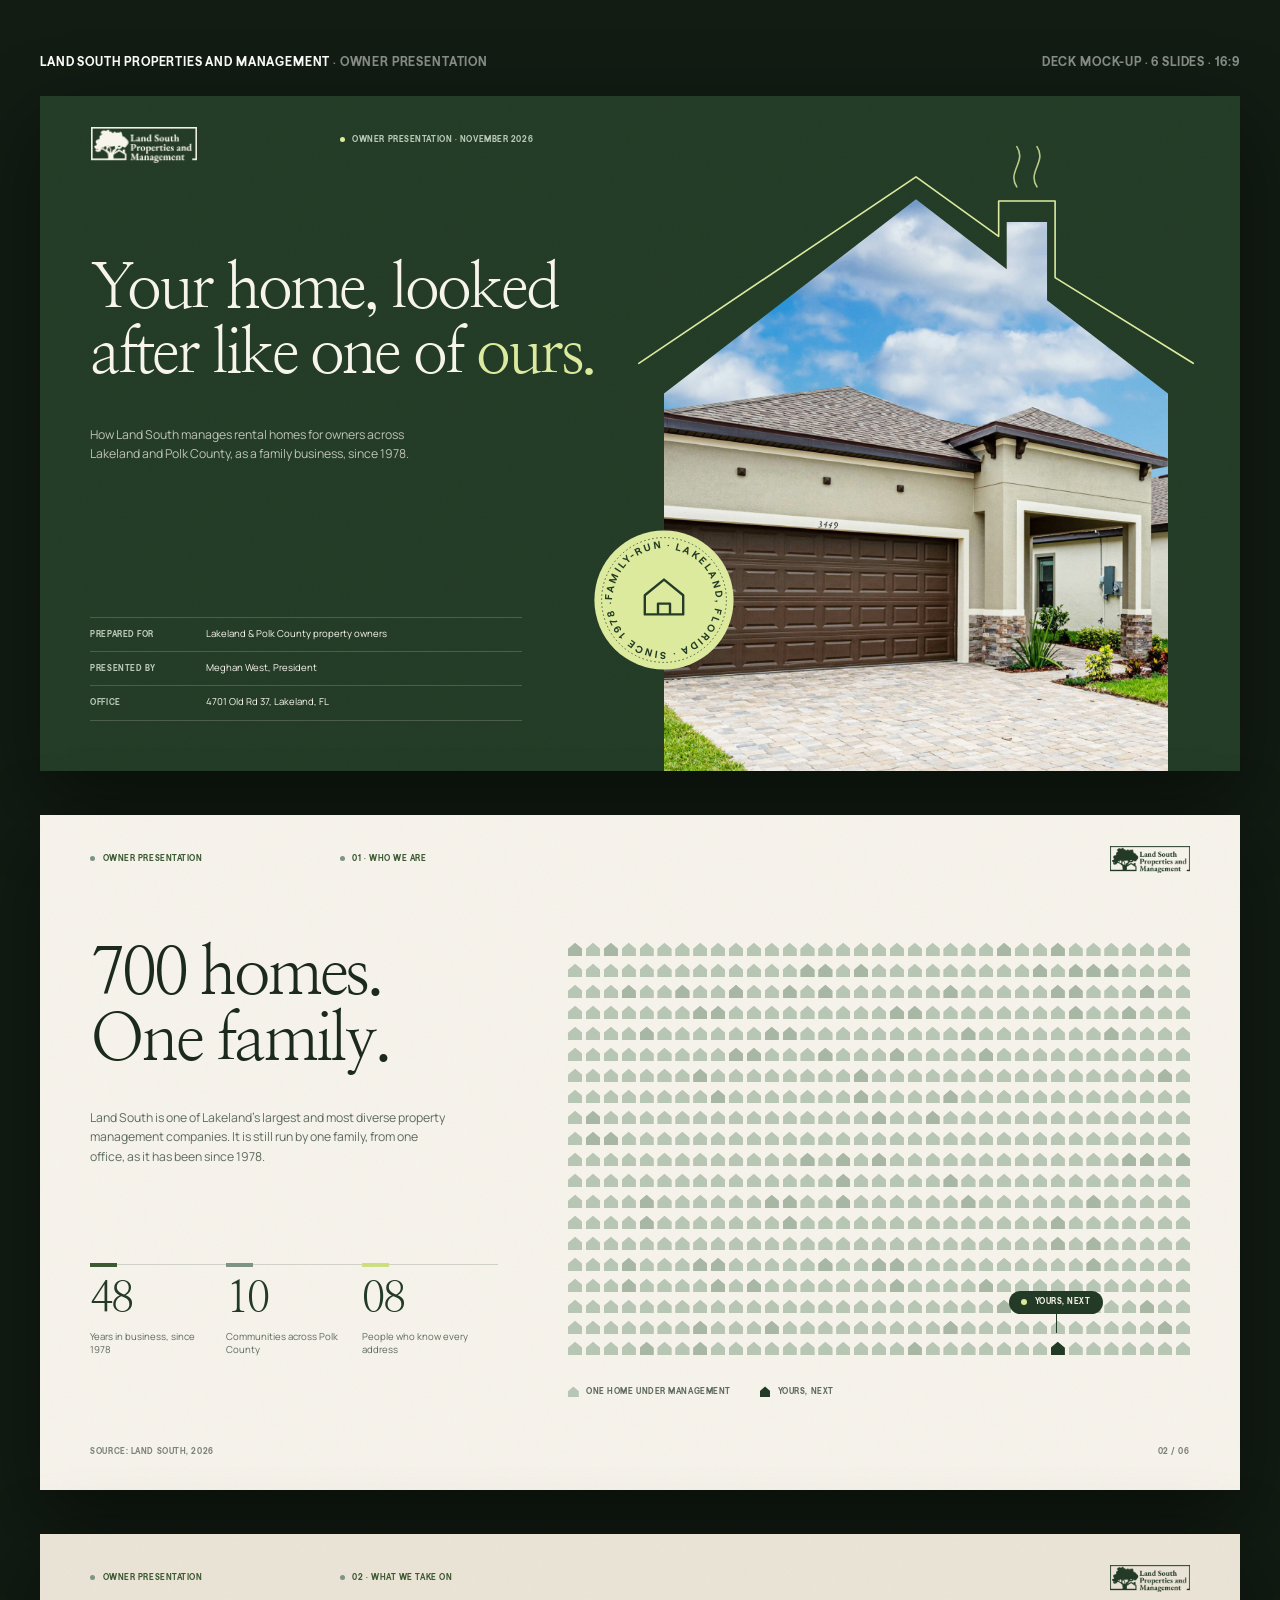
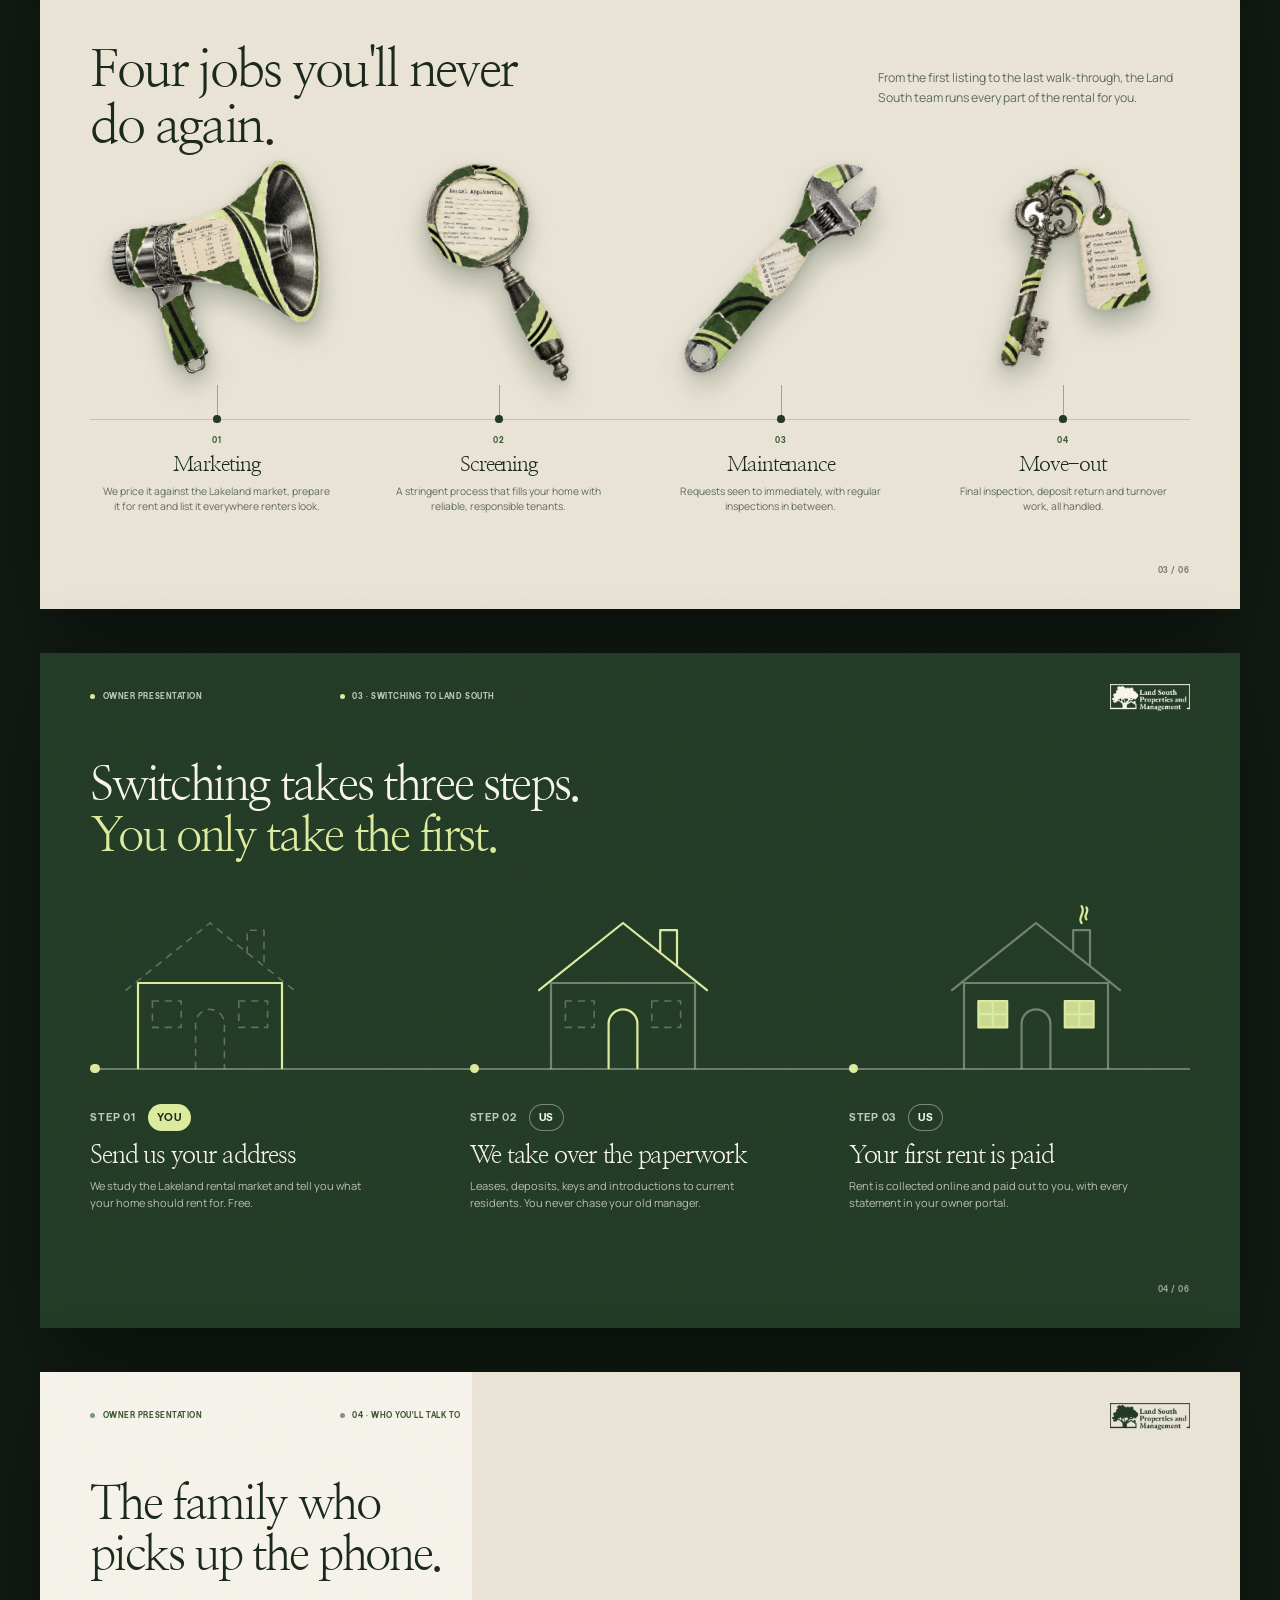
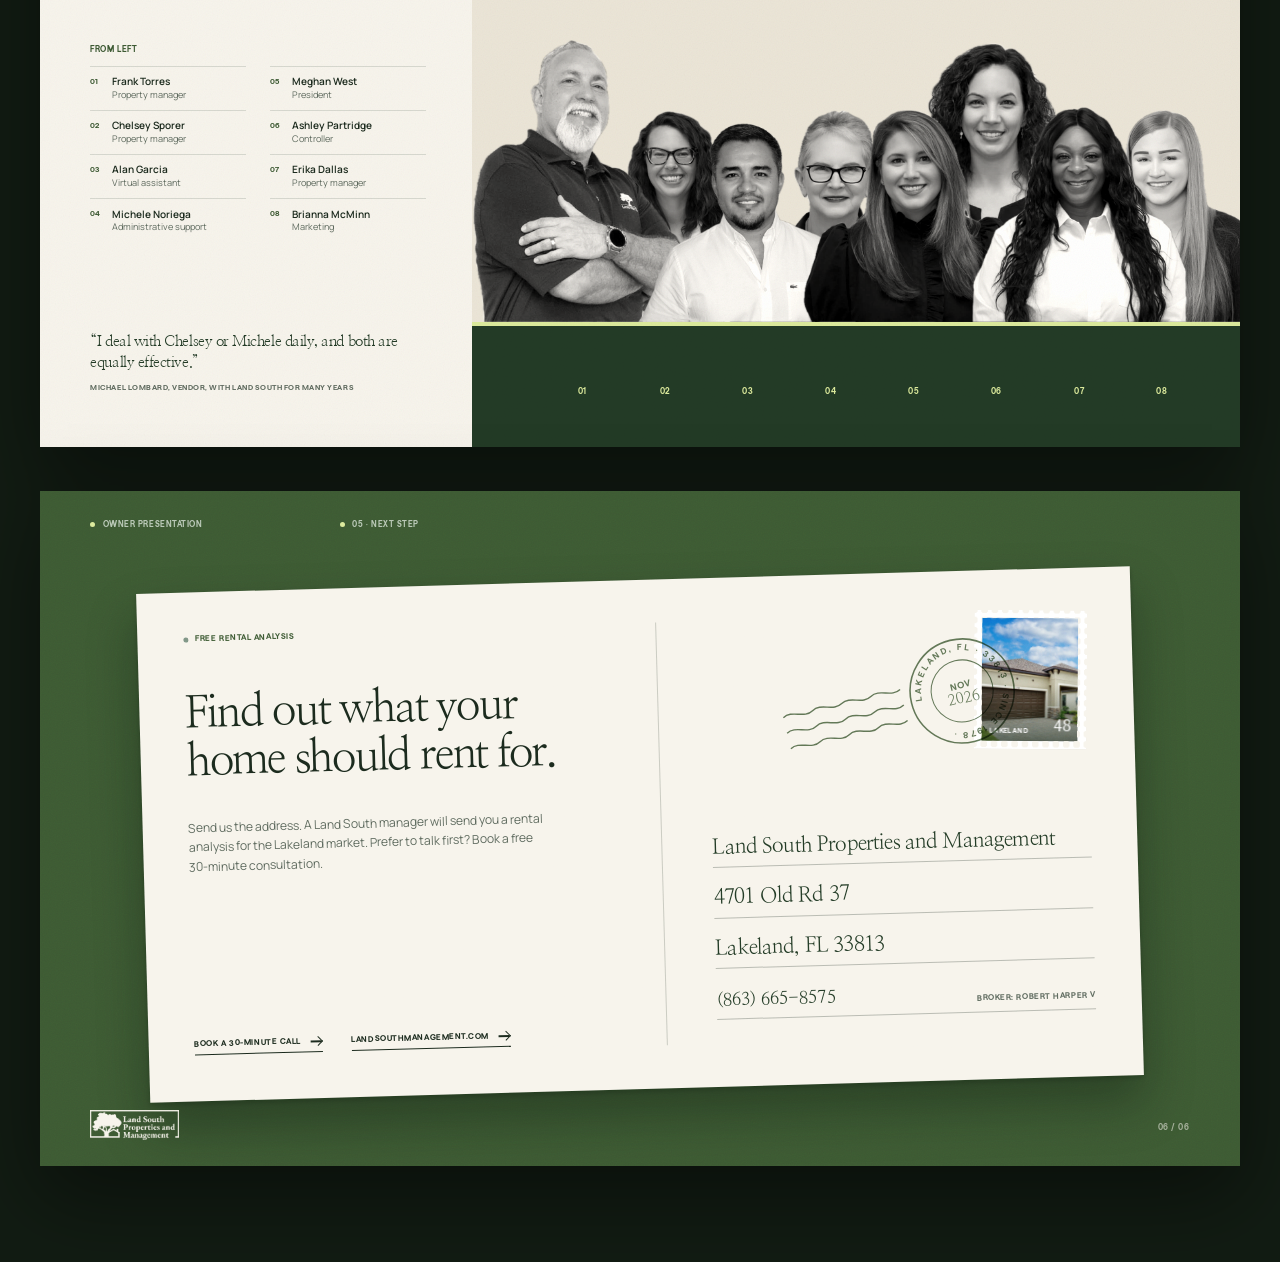
<file: deck.html>
<!doctype html>
<html lang="en">
<head>
<meta charset="utf-8">
<meta name="viewport" content="width=device-width,initial-scale=1">
<title>Land South | Owner presentation</title>
<meta name="robots" content="noindex, nofollow">
<link rel="preconnect" href="https://fonts.googleapis.com"><link rel="preconnect" href="https://fonts.gstatic.com" crossorigin>
<link href="https://fonts.googleapis.com/css2?family=Nanum+Myeongjo:wght@400;700&family=Manrope:wght@400;500;600;700&display=swap" rel="stylesheet">
<style>
@font-face{font-family:"Season Sans";src:url(fonts/SeasonSans-Bold.woff2) format("woff2"),url(fonts/SeasonSans-TRIAL-Bold.ttf) format("truetype");font-weight:700;font-display:block}
:root{--forest:#233b26;--olive:#3d5a33;--sage:#7f9585;--sage-2:#b9c8b6;--lime:#dcea9c;--lime-2:#cfe082;--cream:#f7f4ec;--sand:#ebe5d7;--ink:#1b2a1d;--muted:#5f6b5f;--bg:#121c13;
  --serif:"Nanum Myeongjo",Georgia,serif;--sans:"Manrope",system-ui,sans-serif;--ui:"Season Sans","Helvetica Neue",Arial,sans-serif}
*{box-sizing:border-box;margin:0;padding:0}
body{background:var(--bg);color:var(--ink);font-family:var(--sans);-webkit-font-smoothing:antialiased}
img{display:block}

/* page around the slides */
.top{display:flex;justify-content:space-between;align-items:baseline;gap:20px;max-width:1500px;margin:0 auto;padding:56px 40px 28px;
  font:700 12px/1 var(--ui);letter-spacing:.07em;text-transform:uppercase;color:rgba(255,255,255,.5)}
.top b{color:#fff;font-weight:700}
.deck{display:grid;gap:44px;max-width:1500px;margin:0 auto;padding:0 40px 96px}
/* ?s=N renders one slide at full window size */
.solo .top{display:none}.solo .deck{max-width:none;padding:0;gap:0}.solo .s{box-shadow:none}

/* ---------- slide system: sized in cqw so a slide scales as one piece (100cqw = width, 56.25cqw = height) ---------- */
.s{position:relative;aspect-ratio:16/9;container-type:inline-size;overflow:hidden;background:var(--cream);color:var(--ink);box-shadow:0 30px 80px rgba(0,0,0,.45)}
.s>*{position:absolute}
.s--forest{background:var(--forest);color:var(--cream)}
.s--olive{background:var(--olive);color:var(--cream)}
.s--sand{background:var(--sand)}
.s::after{content:"";position:absolute;inset:0;pointer-events:none;z-index:20;opacity:.06;mix-blend-mode:multiply;
  background-image:url("data:image/svg+xml,%3Csvg xmlns='http://www.w3.org/2000/svg' width='180' height='180'%3E%3Cfilter id='n'%3E%3CfeTurbulence type='fractalNoise' baseFrequency='.85' numOctaves='2' stitchTiles='stitch'/%3E%3C/filter%3E%3Crect width='100%25' height='100%25' filter='url(%23n)'/%3E%3C/svg%3E")}
.s--forest::after,.s--olive::after{mix-blend-mode:overlay;opacity:.09}

h1,h2,h3{font-family:var(--serif);font-weight:400;letter-spacing:-.05em;line-height:1.08}
.ui{font:700 .66cqw/1 var(--ui);letter-spacing:.07em;text-transform:uppercase}
.body{font-size:1.02cqw;line-height:1.6;color:var(--muted)}
.s--forest .body,.s--olive .body{color:rgba(247,244,236,.72)}

/* chrome: dot tags (the site's .tag), logo, folio */
.lbl{top:3.3cqw;display:flex;align-items:center;gap:.6cqw;color:var(--olive)}
.lbl::before{content:"";width:.42cqw;height:.42cqw;border-radius:50%;background:var(--sage)}
.s--forest .lbl,.s--olive .lbl{color:var(--sage-2)}
.s--forest .lbl::before,.s--olive .lbl::before{background:var(--lime)}
.logo{width:8.9cqw;aspect-ratio:1760/595;background:var(--forest);-webkit-mask:url(img/Land-South-Property-Management-White.png) center/contain no-repeat;mask:url(img/Land-South-Property-Management-White.png) center/contain no-repeat}
.logo--l{background:var(--cream)}
.corner{top:2.6cqw;right:4.2cqw;width:6.6cqw}
.folio{bottom:2.8cqw;right:4.2cqw;opacity:.55}
.src{bottom:2.8cqw;left:4.2cqw;opacity:.55}

/* ---------- 01 cover ---------- */
.c-house{left:52cqw;width:42cqw;top:8.6cqw;bottom:0;
  clip-path:polygon(0 34%,50% 0,68% 12.24%,68% 4%,76% 4%,76% 17.68%,100% 34%,100% 100%,0 100%)}
.c-house img{width:100%;height:100%;object-fit:cover;object-position:34% 60%}
.c-line{left:52cqw;width:42cqw;top:8.6cqw;bottom:0;overflow:visible;pointer-events:none}
.c-line path{fill:none;stroke:var(--lime);stroke-width:1.6;vector-effect:non-scaling-stroke;stroke-linecap:round;stroke-linejoin:round}
.c-h{left:4.2cqw;top:13.4cqw;width:44cqw;font-size:5.15cqw;line-height:1.06}
.c-h span{color:var(--lime)}
.c-sub{left:4.2cqw;top:27.4cqw;width:30cqw}
.meta{left:4.2cqw;bottom:4.2cqw;width:36cqw;display:grid}
.meta div{display:grid;grid-template-columns:8.6cqw 1fr;gap:1cqw;align-items:baseline;padding:.85cqw 0;border-top:1px solid rgba(247,244,236,.18);font-size:.8cqw;line-height:1.35}
.meta div:last-child{border-bottom:1px solid rgba(247,244,236,.18)}
.meta span{color:var(--sage-2)}
.seal{left:calc(52cqw - 6cqw);top:36cqw;width:12cqw;height:12cqw;z-index:3}
.seal svg{width:100%;height:100%;overflow:visible}

/* ---------- 02 700 homes ---------- */
.n-h{left:4.2cqw;top:10.6cqw;font-size:5.4cqw;line-height:1.02}
.n-b{left:4.2cqw;top:24.4cqw;width:30cqw}
.stats{left:4.2cqw;top:37.4cqw;width:34cqw;display:grid;grid-template-columns:repeat(3,1fr)}
.stats div{padding:1.1cqw 1.2cqw 0 0;border-top:1px solid rgba(27,42,29,.16);position:relative}
.stats div::before{content:"";position:absolute;left:0;top:-.15cqw;width:2.2cqw;height:.3cqw;background:var(--c)}
.stats b{display:block;font-family:var(--serif);font-weight:400;letter-spacing:-.05em;font-size:3.6cqw;line-height:1;color:var(--forest)}
.stats span{display:block;margin-top:.7cqw;font-size:.8cqw;line-height:1.4;color:var(--muted)}
.field{left:44cqw;width:51.8cqw;top:10.6cqw;display:grid;grid-template-columns:repeat(35,1fr);gap:.56cqw .3cqw}
.field i{aspect-ratio:1;background:var(--sage-2);clip-path:polygon(50% 4%,100% 46%,100% 100%,0 100%,0 46%)}
.field i.t{background:#a9b9a6}
.field i.you{background:var(--forest);position:relative}
.flag{display:flex;align-items:center;gap:.6cqw;white-space:nowrap;background:var(--forest);color:var(--cream);padding:.62cqw 1cqw;border-radius:99px;z-index:2}
.flag::after{content:"";position:absolute;left:50%;top:100%;width:1px;height:1.6cqw;background:var(--forest)}
.flag em{font-style:normal;width:.5cqw;height:.5cqw;border-radius:50%;background:var(--lime)}
.legend{left:44cqw;top:47.6cqw;display:flex;gap:2.4cqw;color:var(--muted)}
.legend span{display:flex;align-items:center;gap:.6cqw}
.legend i{width:.9cqw;height:.9cqw;background:var(--sage-2);clip-path:polygon(50% 4%,100% 46%,100% 100%,0 100%,0 46%)}

/* ---------- 03 four jobs ---------- */
.j-h{left:4.2cqw;top:9.2cqw;font-size:4.3cqw}
.j-b{right:4.2cqw;top:11.2cqw;width:26cqw}
.objs{left:4.2cqw;right:4.2cqw;top:18cqw;height:20cqw;display:grid;grid-template-columns:repeat(4,1fr);gap:2.4cqw}
.objs figure{position:relative;display:grid;place-items:center}
.objs img{width:17.5cqw;height:17.5cqw;object-fit:contain;filter:drop-shadow(0 1.3cqw 1.1cqw rgba(35,59,38,.26)) drop-shadow(0 .2cqw .3cqw rgba(35,59,38,.2));transform:rotate(var(--r))}
.objs figure::after{content:"";position:absolute;left:50%;bottom:-2.2cqw;width:1px;height:2.6cqw;background:rgba(27,42,29,.35)}
.j-rule{left:4.2cqw;right:4.2cqw;top:40.4cqw;height:1px;background:rgba(27,42,29,.18)}
.caps{left:4.2cqw;right:4.2cqw;top:40.4cqw;display:grid;grid-template-columns:repeat(4,1fr);gap:2.4cqw}
.caps div{position:relative;padding-top:1.5cqw;text-align:center;display:flex;flex-direction:column;align-items:center}
.caps div::before{content:"";position:absolute;left:calc(50% - .32cqw);top:-.32cqw;width:.64cqw;height:.64cqw;border-radius:50%;background:var(--forest)}
.caps small{display:block;color:var(--olive)}
.caps h3{margin-top:.8cqw;font-size:1.75cqw}
.caps p{margin-top:.55cqw;font-size:.86cqw;line-height:1.5;color:var(--muted);max-width:19cqw}

/* ---------- 04 switching ---------- */
.w-h{left:4.2cqw;top:9cqw;font-size:3.9cqw;width:60cqw}
.w-h span{color:var(--lime)}
.ground{left:4.2cqw;right:4.2cqw;top:34.6cqw;height:1.5px;background:rgba(247,244,236,.34)}
.hs{top:19cqw;width:20cqw;height:15.6cqw;overflow:visible}
.hs path,.hs rect{fill:none;stroke-width:2.2;vector-effect:non-scaling-stroke;stroke-linecap:round;stroke-linejoin:round}
.hs .old{stroke:var(--sage-2);opacity:.5}
.hs .new{stroke:var(--lime)}
.hs .next{stroke:var(--sage-2);opacity:.38;stroke-dasharray:6 7;stroke-width:1.6}
.hs rect.lit{fill:var(--lime);stroke:none;opacity:.9}
.steps{left:4.2cqw;right:4.2cqw;top:34.6cqw;display:grid;grid-template-columns:repeat(3,1fr);gap:3.2cqw}
.steps div{position:relative;padding-top:2.4cqw}
.steps div::before{content:"";position:absolute;left:0;top:-.38cqw;width:.76cqw;height:.76cqw;border-radius:50%;background:var(--lime)}
.steps .row{display:flex;align-items:center;gap:1cqw;color:var(--sage-2)}
.chip{padding:.42cqw .8cqw;border-radius:99px;background:var(--lime);color:var(--ink)}
.chip--l{background:transparent;box-shadow:inset 0 0 0 1px rgba(247,244,236,.4);color:var(--cream)}
.steps h3{margin-top:1cqw;font-size:2.05cqw}
.steps p{margin-top:.6cqw;font-size:.92cqw;line-height:1.55;color:rgba(247,244,236,.7);max-width:24cqw}

/* ---------- 05 the family ---------- */
.f-h{left:4.2cqw;top:9cqw;font-size:3.9cqw;width:32cqw}
.key{left:4.2cqw;top:22.8cqw;width:28cqw}
.key{display:grid;grid-template-columns:1fr 1fr;column-gap:2cqw}
.key p{color:var(--olive);margin-bottom:1cqw}
.key ol{list-style:none;display:grid}
.key li{display:grid;grid-template-columns:1.6cqw 1fr;gap:.2cqw;padding:.72cqw 0;border-top:1px solid rgba(27,42,29,.14);font-size:.84cqw;line-height:1.35}
.key li b{font-weight:600}
.key li span{display:block;color:var(--muted);font-size:.76cqw}
.key li em{font:700 .62cqw/1.35 var(--ui);font-style:normal;color:var(--olive);padding-top:.15cqw}
.f-note{left:4.2cqw;bottom:4.6cqw;width:28cqw;font-family:var(--serif);font-size:1.28cqw;line-height:1.4;letter-spacing:-.03em;color:var(--forest)}
.f-note cite{display:block;margin-top:.9cqw;font:700 .62cqw/1 var(--ui);letter-spacing:.07em;text-transform:uppercase;color:var(--muted);font-style:normal}
.back{left:36cqw;right:0;top:0;bottom:0;background:var(--sand)}
.riser{left:36cqw;right:0;bottom:0;height:10.4cqw;background:var(--forest);z-index:3}
.riser::before{content:"";position:absolute;left:0;right:0;top:0;height:.3cqw;background:var(--lime)}
.nums{left:36cqw;right:0;bottom:4.9cqw;z-index:5}
.nums b{position:absolute;transform:translateX(-50%);color:var(--lime);font-weight:700}
.p{width:var(--w);filter:grayscale(1) contrast(1.06) brightness(1.03) sepia(.08)}
.pin{width:1.5cqw;height:1.5cqw;border-radius:50%;background:var(--lime);color:var(--ink);display:grid;place-items:center;font:700 .62cqw/1 var(--ui);z-index:9;box-shadow:0 0 0 .22cqw var(--sand)}

/* ---------- 06 postcard ---------- */
.card{left:8.6cqw;top:7.4cqw;width:82.8cqw;height:42.4cqw;background:var(--cream);color:var(--ink);transform:rotate(-1.6deg);
  box-shadow:0 2.2cqw 4cqw rgba(10,20,11,.35),0 .2cqw .4cqw rgba(10,20,11,.2);overflow:hidden}
.card>*{position:absolute}
.card .lbl{top:3.6cqw;left:3.8cqw;color:var(--olive)}
.card .lbl::before{background:var(--sage)}
.card .body{color:var(--muted)}
.pc-h{left:3.8cqw;top:8.2cqw;width:35cqw;font-size:3.7cqw}
.pc-b{left:3.8cqw;top:18.8cqw;width:30cqw}
.pc-l{left:3.8cqw;bottom:3.8cqw;display:flex;gap:2.4cqw;align-items:center}
.pc-l span{display:flex;align-items:center;gap:.8cqw;padding-bottom:.5cqw;border-bottom:1px solid currentColor}
.arr{display:inline-block;width:1cqw;height:.7cqw;position:relative}
.arr::before{content:"";position:absolute;left:0;right:.08cqw;top:50%;height:1.5px;background:currentColor;transform:translateY(-50%)}
.arr::after{content:"";position:absolute;right:.08cqw;top:50%;width:.5cqw;height:.5cqw;border-top:1.5px solid currentColor;border-right:1.5px solid currentColor;transform:translateY(-50%) rotate(45deg)}
.pc-div{left:43.2cqw;top:3.6cqw;bottom:3.6cqw;width:1px;background:rgba(27,42,29,.2)}
.stamp{right:3.8cqw;top:3.4cqw;width:9.4cqw;height:11.6cqw;padding:.7cqw;background:#fff;transform:rotate(2deg);
  -webkit-mask:linear-gradient(#000 0 0) content-box,radial-gradient(circle,transparent .28cqw,#000 .3cqw) -.43cqw -.43cqw/.86cqw .86cqw;
  mask:linear-gradient(#000 0 0) content-box,radial-gradient(circle,transparent .28cqw,#000 .3cqw) -.43cqw -.43cqw/.86cqw .86cqw;filter:drop-shadow(0 .1cqw .2cqw rgba(0,0,0,.15))}
.stamp div::after{content:"";position:absolute;inset:55% 0 0;background:linear-gradient(transparent,rgba(27,42,29,.7))}
.stamp div{position:relative;width:100%;height:100%;overflow:hidden;background:var(--forest)}
.stamp img{width:100%;height:100%;object-fit:cover;object-position:30% 50%}
.stamp b{position:absolute;z-index:1;left:.6cqw;bottom:.55cqw;font:700 .55cqw/1 var(--ui);letter-spacing:.07em;color:#fff;text-transform:uppercase}
.stamp b+b{left:auto;right:.6cqw;font-family:var(--serif);font-size:1.3cqw;letter-spacing:-.04em;text-transform:none}
.pmark{right:9.2cqw;top:5cqw;width:10cqw;height:10cqw;overflow:visible;transform:rotate(-12deg);opacity:.8;z-index:3;mix-blend-mode:multiply}
.addr{left:47.4cqw;right:3.8cqw;top:20cqw;display:grid}
.addr div{height:4.2cqw;display:flex;align-items:flex-end;padding-bottom:.55cqw;border-bottom:1px solid rgba(27,42,29,.28);font-family:var(--serif);font-size:1.75cqw;letter-spacing:-.04em;color:var(--forest)}
.addr small{margin-right:auto}
.addr .ui{margin-left:auto;color:var(--muted);padding-bottom:.2cqw}

@media (max-width:700px){.top{padding:28px 16px 16px;flex-direction:column;gap:6px}.deck{padding:0 16px 56px;gap:20px}}
</style>
</head>
<body>
<header class="top"><span><b>Land South Properties and Management</b> · Owner presentation</span><span>Deck mock-up · 6 slides · 16:9</span></header>

<main class="deck">

<!-- 01 COVER: the photo is cut into the house outline from the site's line drawing -->
<section class="s s--forest" aria-label="Slide 1, cover">
  <span class="logo logo--l" style="left:4.2cqw;top:2.6cqw"></span>
  <span class="lbl ui" style="left:25cqw">Owner presentation · November 2026</span>
  <h1 class="c-h">Your home, looked after like one of <span>ours.</span></h1>
  <p class="body c-sub">How Land South manages rental homes for owners across Lakeland and Polk County, as a family business, since 1978.</p>
  <div class="meta">
    <div><span class="ui">Prepared for</span>Lakeland &amp; Polk County property owners</div>
    <div><span class="ui">Presented by</span>Meghan West, President</div>
    <div><span class="ui">Office</span>4701 Old Rd 37, Lakeland, FL</div>
  </div>
  <div class="c-house"><img src="img/house-2-scaled.jpg" alt="A Land South managed home in Lakeland"></div>
  <svg class="c-line" viewBox="0 0 100 100" preserveAspectRatio="none" aria-hidden="true">
    <path d="M-5 32.6L50-4.4L66.4 7.4V.4H77.6V15.6L105 32.6"/>
    <path d="M70 -2.4c-2 -3 2 -5 0 -8M74 -2.4c-2 -3 2 -5 0 -8" style="opacity:.8"/>
  </svg>
  <div class="seal" aria-label="Family-run, Lakeland Florida, since 1978">
    <svg viewBox="0 0 120 120">
      <defs><path id="sealc" d="M60 60m-43 0a43 43 0 1 1 86 0a43 43 0 1 1 -86 0"/></defs>
      <circle cx="60" cy="60" r="58" fill="#dcea9c"/>
      <circle cx="60" cy="60" r="52" fill="none" stroke="#233b26" stroke-width=".6" stroke-dasharray="1.4 2"/>
      <text font-family="Season Sans" font-weight="700" font-size="8.2" fill="#233b26"><textPath href="#sealc" startOffset="0" textLength="268" lengthAdjust="spacing">FAMILY-RUN · LAKELAND, FLORIDA · SINCE 1978 ·</textPath></text>
      <path d="M44 72V56L60 43L76 56V72H44ZM55 72V63H65V72" fill="none" stroke="#233b26" stroke-width="2" stroke-linejoin="round"/>
    </svg>
  </div>
</section>

<!-- 02 700 HOMES: one house mark per managed home -->
<section class="s" aria-label="Slide 2, 700 homes, one family">
  <span class="lbl ui" style="left:4.2cqw">Owner presentation</span>
  <span class="lbl ui" style="left:25cqw">01 · Who we are</span>
  <span class="logo corner"></span>
  <h2 class="n-h">700 homes.<br>One family.</h2>
  <p class="body n-b">Land South is one of Lakeland's largest and most diverse property management companies. It is still run by one family, from one office, as it has been since 1978.</p>
  <div class="stats">
    <div style="--c:var(--olive)"><b>48</b><span>Years in business, since 1978</span></div>
    <div style="--c:var(--sage)"><b>10</b><span>Communities across Polk County</span></div>
    <div style="--c:var(--lime-2)"><b>08</b><span>People who know every address</span></div>
  </div>
  <div class="field" id="field" role="img" aria-label="700 house marks, one for each home under management, with one marked as yours, next"></div>
  <div class="legend ui"><span><i></i>One home under management</span><span><i style="background:var(--forest)"></i>Yours, next</span></div>
  <span class="src ui">Source: Land South, 2026</span>
  <span class="folio ui">02 / 06</span>
</section>

<!-- 03 FOUR JOBS: the collage objects laid out like an inventory -->
<section class="s s--sand" aria-label="Slide 3, four jobs you'll never do again">
  <span class="lbl ui" style="left:4.2cqw">Owner presentation</span>
  <span class="lbl ui" style="left:25cqw">02 · What we take on</span>
  <span class="logo corner"></span>
  <h2 class="j-h">Four jobs you'll never<br>do again.</h2>
  <p class="body j-b">From the first listing to the last walk-through, the Land South team runs every part of the rental for you.</p>
  <div class="objs">
    <figure><img src="img/svc-marketing.png" alt="Megaphone collage" style="--r:-7deg"></figure>
    <figure><img src="img/svc-screening.png" alt="Magnifying glass over a rental application" style="--r:9deg"></figure>
    <figure><img src="img/svc-maintenance.png" alt="Wrench with an inspection report" style="--r:-4deg"></figure>
    <figure><img src="img/svc-moveout.png" alt="House key with a move-out checklist tag" style="--r:7deg"></figure>
  </div>
  <div class="j-rule"></div>
  <div class="caps">
    <div><small class="ui">01</small><h3>Marketing</h3><p>We price it against the Lakeland market, prepare it for rent and list it everywhere renters look.</p></div>
    <div><small class="ui">02</small><h3>Screening</h3><p>A stringent process that fills your home with reliable, responsible tenants.</p></div>
    <div><small class="ui">03</small><h3>Maintenance</h3><p>Requests seen to immediately, with regular inspections in between.</p></div>
    <div><small class="ui">04</small><h3>Move-out</h3><p>Final inspection, deposit return and turnover work, all handled.</p></div>
  </div>
  <span class="folio ui">03 / 06</span>
</section>

<!-- 04 SWITCHING: the house line drawing builds along one ground line -->
<section class="s s--forest" aria-label="Slide 4, how switching works">
  <span class="lbl ui" style="left:4.2cqw">Owner presentation</span>
  <span class="lbl ui" style="left:25cqw">03 · Switching to Land South</span>
  <span class="logo logo--l corner"></span>
  <h2 class="w-h">Switching takes three steps.<br><span>You only take the first.</span></h2>
  <div class="ground"></div>
  <svg class="hs" style="left:4.2cqw" viewBox="0 0 400 312" aria-hidden="true">
    <path class="next" d="M60 182L200 70L340 182M262 120V82h28v60M176 312V238a24 24 0 0 1 48 0V312M104 200h48v44h-48zM248 200h48v44h-48z"/>
    <path class="new" d="M80 312V170M320 312V170M80 170H320"/>
  </svg>
  <svg class="hs" style="left:38.6cqw" viewBox="0 0 400 312" aria-hidden="true">
    <path class="old" d="M80 312V170M320 312V170M80 170H320"/>
    <path class="next" d="M104 200h48v44h-48zM248 200h48v44h-48z"/>
    <path class="new" d="M60 182L200 70L340 182M262 120V82h28v60M176 312V238a24 24 0 0 1 48 0V312"/>
  </svg>
  <svg class="hs" style="left:73cqw" viewBox="0 0 400 312" aria-hidden="true">
    <path class="old" d="M80 312V170M320 312V170M80 170H320M60 182L200 70L340 182M262 120V82h28v60M176 312V238a24 24 0 0 1 48 0V312"/>
    <rect class="lit" x="104" y="200" width="48" height="44"/><rect class="lit" x="248" y="200" width="48" height="44"/>
    <path class="new" d="M104 200h48v44h-48zM248 200h48v44h-48zM128 200v44M272 200v44M104 222h48M248 222h48M276 70c-8-10 8-16 0-28M284 64c-6-8 6-12 0-20"/>
  </svg>
  <div class="steps">
    <div><p class="row ui">Step 01 <span class="chip">You</span></p><h3>Send us your address</h3><p>We study the Lakeland rental market and tell you what your home should rent for. Free.</p></div>
    <div><p class="row ui">Step 02 <span class="chip chip--l">Us</span></p><h3>We take over the paperwork</h3><p>Leases, deposits, keys and introductions to current residents. You never chase your old manager.</p></div>
    <div><p class="row ui">Step 03 <span class="chip chip--l">Us</span></p><h3>Your first rent is paid</h3><p>Rent is collected online and paid out to you, with every statement in your owner portal.</p></div>
  </div>
  <span class="folio ui" style="color:var(--cream)">04 / 06</span>
</section>

<!-- 05 THE FAMILY: the team as one group portrait with a caption key -->
<section class="s" aria-label="Slide 5, the Land South team">
  <div class="back"></div>
  <span class="lbl ui" style="left:4.2cqw">Owner presentation</span>
  <span class="lbl ui" style="left:25cqw">04 · Who you'll talk to</span>
  <h2 class="f-h">The family who picks up the phone.</h2>
  <div class="key">
    <div><p class="ui">From left</p><ol>
      <li><em>01</em><div><b>Frank Torres</b><span>Property manager</span></div></li>
      <li><em>02</em><div><b>Chelsey Sporer</b><span>Property manager</span></div></li>
      <li><em>03</em><div><b>Alan Garcia</b><span>Virtual assistant</span></div></li>
      <li><em>04</em><div><b>Michele Noriega</b><span>Administrative support</span></div></li>
    </ol></div>
    <div><p class="ui">&nbsp;</p><ol>
      <li><em>05</em><div><b>Meghan West</b><span>President</span></div></li>
      <li><em>06</em><div><b>Ashley Partridge</b><span>Controller</span></div></li>
      <li><em>07</em><div><b>Erika Dallas</b><span>Property manager</span></div></li>
      <li><em>08</em><div><b>Brianna McMinn</b><span>Marketing</span></div></li>
    </ol></div>
  </div>
  <blockquote class="f-note">“I deal with Chelsey or Michele daily, and both are equally effective.”<cite>Michael Lombard, vendor, with Land South for many years</cite></blockquote>
  <div class="riser"></div>
  <div id="group"></div>
  <span class="logo corner"></span>
  <span class="folio ui">05 / 06</span>
</section>

<!-- 06 POSTCARD: the call to action, addressed back to Land South -->
<section class="s s--olive" aria-label="Slide 6, free rental analysis">
  <span class="lbl ui" style="left:4.2cqw;top:2.5cqw">Owner presentation</span>
  <span class="lbl ui" style="left:25cqw;top:2.5cqw">05 · Next step</span>
  <div class="card">
    <span class="lbl ui">Free rental analysis</span>
    <h2 class="pc-h">Find out what your home should rent for.</h2>
    <p class="body pc-b">Send us the address. A Land South manager will send you a rental analysis for the Lakeland market. Prefer to talk first? Book a free 30-minute consultation.</p>
    <p class="pc-l ui"><span>Book a 30-minute call <i class="arr"></i></span><span>landsouthmanagement.com <i class="arr"></i></span></p>
    <div class="pc-div"></div>
    <svg class="pmark" viewBox="0 0 120 120" aria-hidden="true">
      <defs><path id="pm" d="M60 60m-41 0a41 41 0 1 1 82 0a41 41 0 1 1 -82 0"/></defs>
      <circle cx="60" cy="60" r="52" fill="none" stroke="#3d5a33" stroke-width="1.6"/>
      <circle cx="60" cy="60" r="31" fill="none" stroke="#3d5a33" stroke-width="1"/>
      <text font-family="Season Sans" font-weight="700" font-size="8.4" letter-spacing="2" fill="#3d5a33"><textPath href="#pm">LAKELAND, FL · 33813 · SINCE 1978 ·</textPath></text>
      <text x="60" y="57" text-anchor="middle" font-family="Season Sans" font-weight="700" font-size="9" letter-spacing="1" fill="#3d5a33">NOV</text>
      <text x="60" y="72" text-anchor="middle" font-family="Nanum Myeongjo" font-size="15" fill="#3d5a33">2026</text>
      <path d="M-120 44c10-6 20 6 30 0s20 6 30 0s20 6 30 0s20 6 30 0M-120 60c10-6 20 6 30 0s20 6 30 0s20 6 30 0s20 6 30 0M-120 76c10-6 20 6 30 0s20 6 30 0s20 6 30 0s20 6 30 0" fill="none" stroke="#3d5a33" stroke-width="1.4"/>
    </svg>
    <div class="stamp"><div><img src="img/house-hero.jpg" alt=""><b>Lakeland</b><b>48</b></div></div>
    <div class="addr">
      <div>Land South Properties and Management</div>
      <div>4701 Old Rd 37</div>
      <div>Lakeland, FL 33813</div>
      <div><small>(863) 665-8575</small><span class="ui">Broker: Robert Harper V</span></div>
    </div>
  </div>
  <span class="logo logo--l" style="left:4.2cqw;bottom:2.2cqw;width:7.4cqw"></span>
  <span class="folio ui" style="color:var(--cream)">06 / 06</span>
</section>

</main>

<script>
(() => {
  const q = new URLSearchParams(location.search), n = +q.get('s');
  if (n) { document.body.classList.add('solo'); document.querySelectorAll('.s').forEach((s, i) => { if (i + 1 !== n) s.remove(); }); }

  /* 700 houses, one per managed home; one marked "yours, next" */
  const f = document.getElementById('field');
  if (f) {
    const you = 20 * 35 - 8;            /* last row, near the end */
    f.innerHTML = Array.from({length: 700}, (_, i) => `<i${i === you ? ' class="you"' : (Math.sin(i * 12.9898) * 43758.5453 % 1 + 1) % 1 < .16 ? ' class="t"' : ''}></i>`).join('');
    const yEl = f.children[you];
    requestAnimationFrame(() => {
      const s = f.closest('.s'), r = s.getBoundingClientRect(), b = yEl.getBoundingClientRect(), u = r.width / 100;
      const flag = document.createElement('span');
      flag.className = 'flag ui'; flag.innerHTML = '<em></em>Yours, next';
      s.appendChild(flag);
      const fw = flag.getBoundingClientRect().width / u;
      flag.style.left = ((b.left + b.width / 2 - r.left) / u - fw / 2) + 'cqw';
      flag.style.top = ((b.top - r.top) / u - 4.2) + 'cqw';
    });
  }

  /* group portrait: back row, then front row (overlapping), plus number pins */
  const g = document.getElementById('group');
  if (g) {
    const s = g.closest('.s');
    const people = [
      /* name, x (cqw, left edge), bottom (cqw), width (cqw), pin x/y offsets within image (fractions) */
      ['frank',   15.4],
      ['chelsey', 14.8],
      ['alan',    15.6],
      ['michele', 14.4],
      ['meghan',  15.6],
      ['ashley',  14.2],
      ['erika',   15.2],
      ['bri',     15.0],
    ];
    /* one line-up standing behind the ledge: centres 7cqw apart, alternate people a step forward */
    const nums = document.createElement('div'); nums.className = 'nums ui'; s.appendChild(nums);
    people.forEach(([n, w], i) => {
      const c = 45.2 + i * 6.9, im = document.createElement('img');
      im.className = 'p'; im.src = `img/team/${n}.png`; im.alt = '';
      im.style.cssText = `--w:${w * 1.18}cqw;left:${c - w * 1.18 / 2}cqw;bottom:10.4cqw;z-index:${i % 2 ? 2 : 3}`;
      s.appendChild(im);
      nums.insertAdjacentHTML('beforeend', `<b style="left:${c - 36}cqw">0${i + 1}</b>`);
    });
  }
})();
</script>
</body>
</html>
</file>
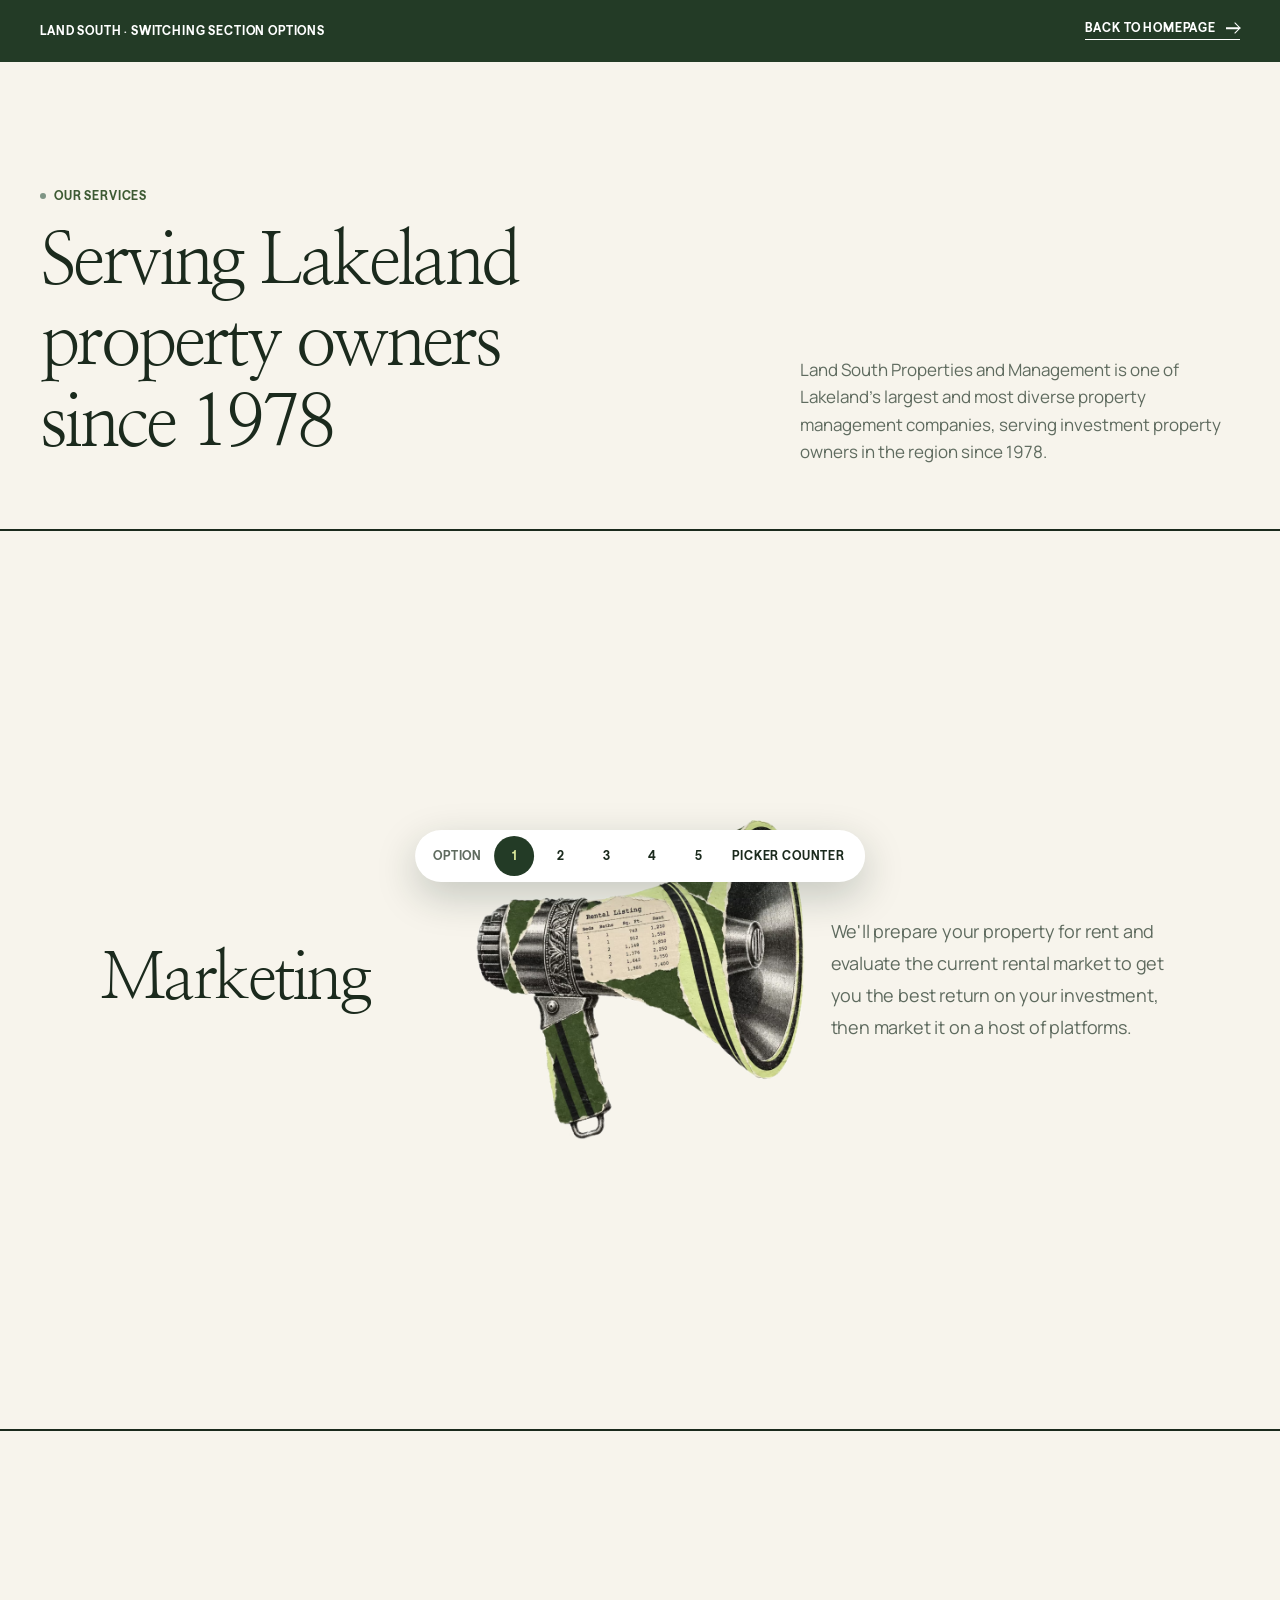
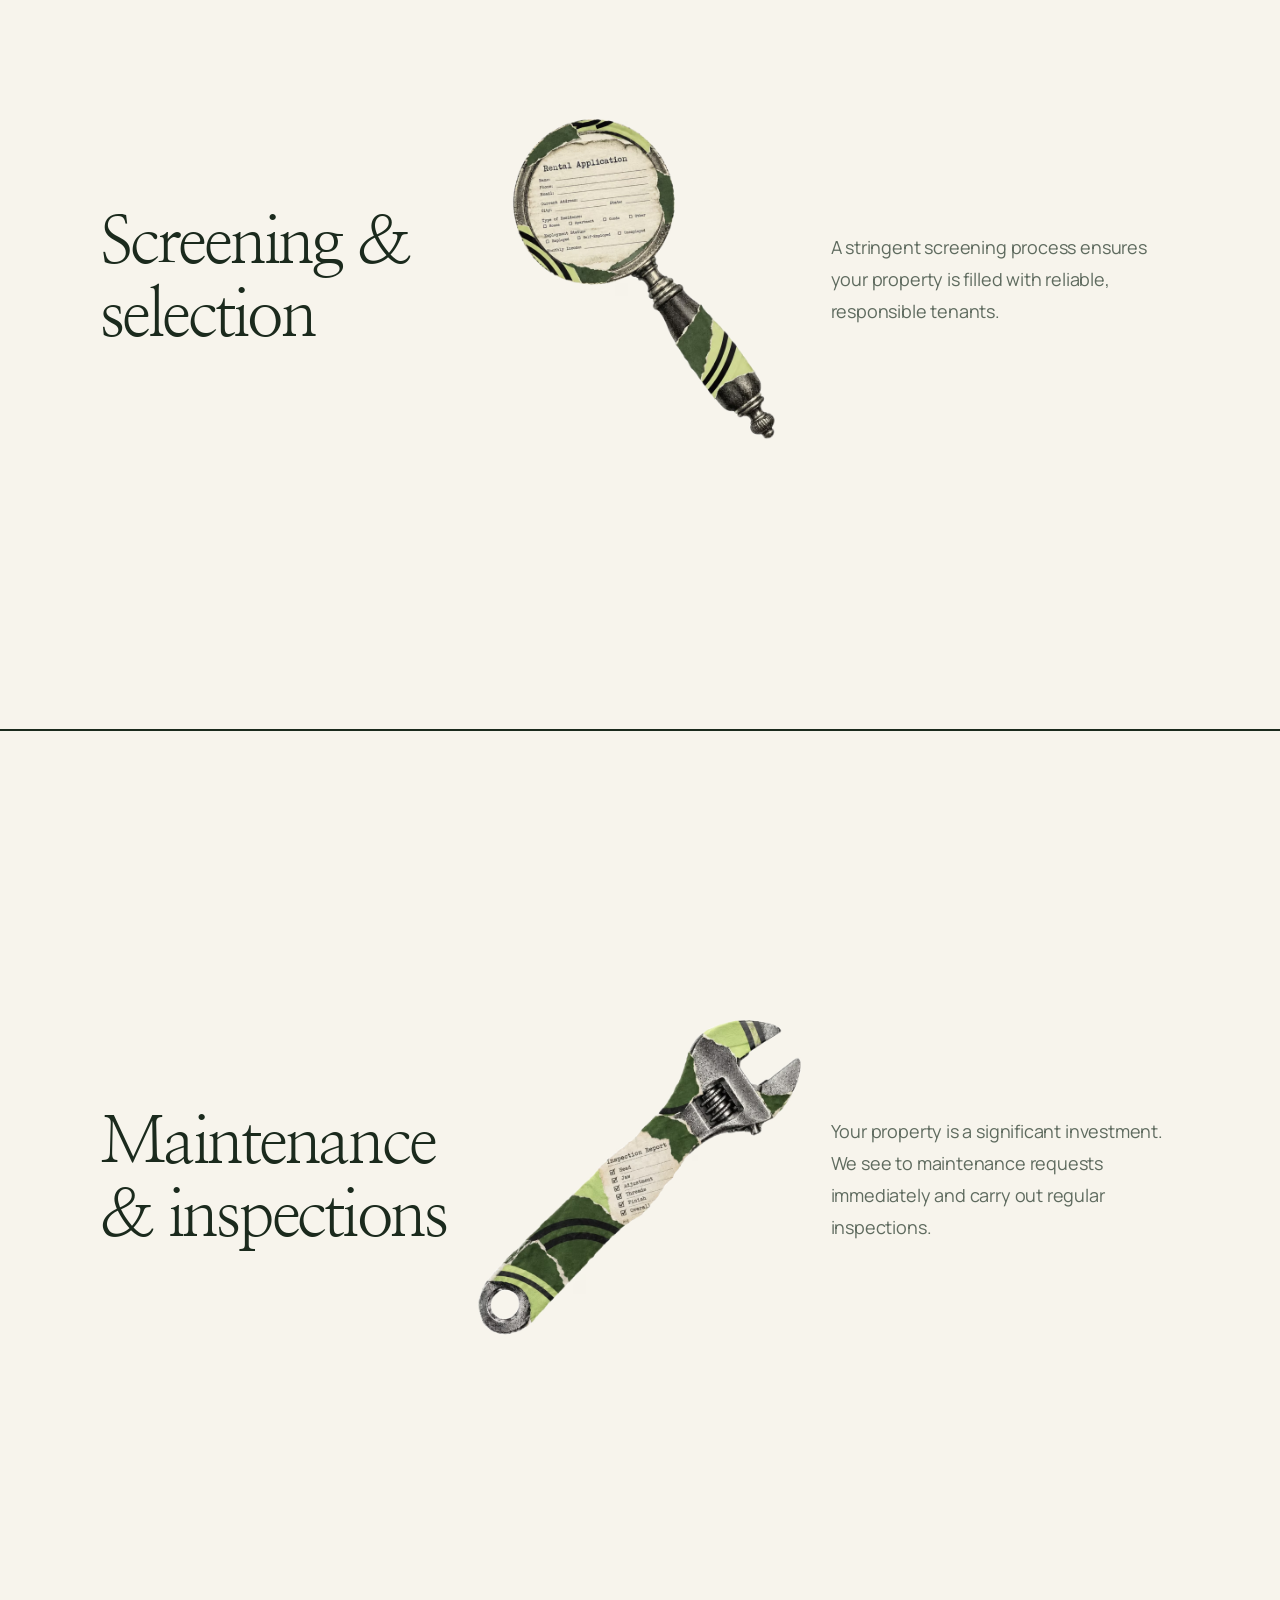
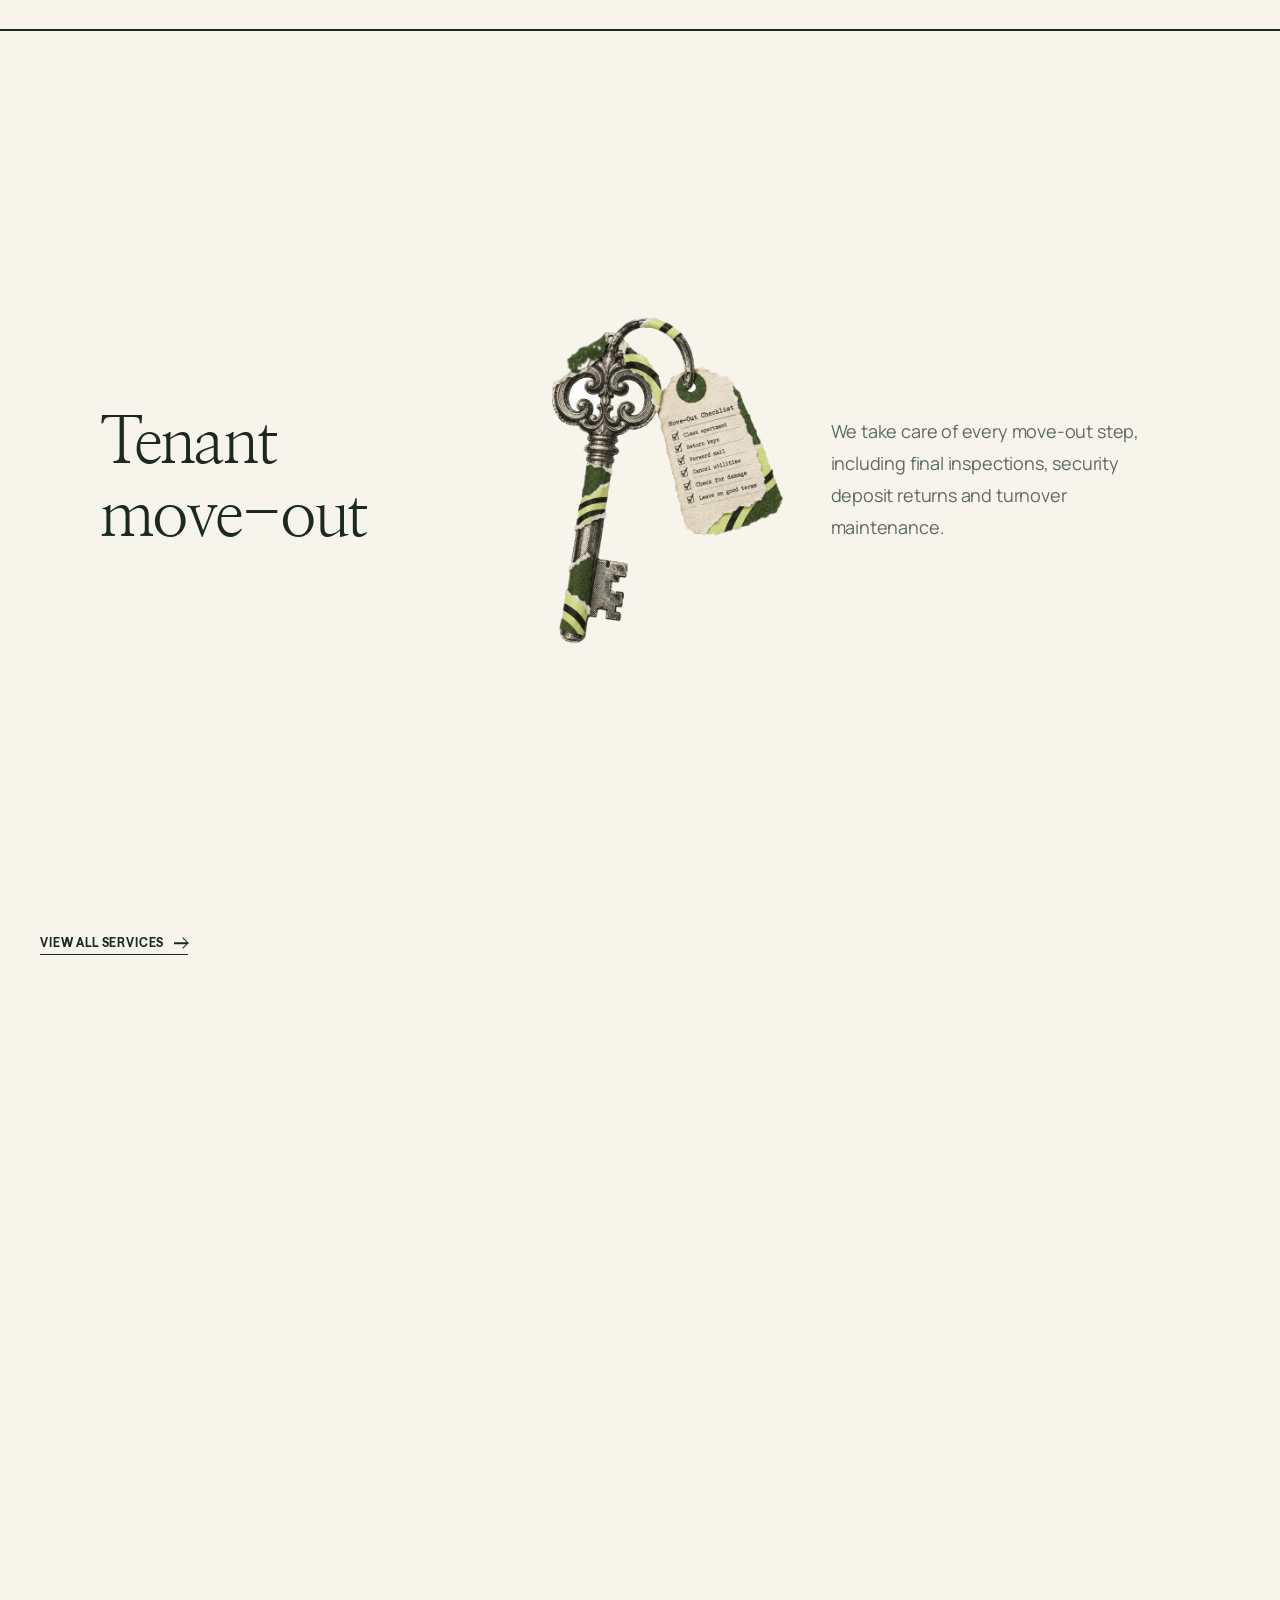
<file: switching.html>
<!doctype html>
<html lang="en">
<head>
<meta charset="utf-8">
<meta name="viewport" content="width=device-width, initial-scale=1">
<meta name="robots" content="noindex, nofollow">
<title>Switching options — Land South</title>
<link rel="preconnect" href="https://fonts.googleapis.com">
<link rel="preconnect" href="https://fonts.gstatic.com" crossorigin>
<link href="https://fonts.googleapis.com/css2?family=Nanum+Myeongjo:wght@400;700&family=Manrope:wght@400;500;600;700&display=swap" rel="stylesheet">
<link rel="stylesheet" href="styles.css?v=202611201510">
<link rel="stylesheet" href="options.css?v=202611201510">
<style>
/* ---------- option picker ---------- */
.pick{position:fixed;z-index:90;left:50%;bottom:18px;transform:translateX(-50%);display:flex;align-items:center;gap:6px;padding:6px 6px 6px 18px;background:#fff;border-radius:999px;box-shadow:0 14px 40px rgba(20,40,30,.22)}
.pick span{font:var(--ui);letter-spacing:var(--ui-track);text-transform:uppercase;color:var(--muted);margin-right:6px}
.pick a{width:40px;height:40px;border-radius:50%;display:grid;place-items:center;font:var(--ui);color:var(--ink);transition:background .25s}
.pick a:hover{background:var(--sand)}
.pick a.on{background:var(--forest);color:var(--lime)}
.pick__name{font:var(--ui);letter-spacing:var(--ui-track);text-transform:uppercase;padding:0 14px 0 8px;color:var(--ink)}
@media (max-width:720px){.pick{bottom:12px;padding-left:12px}.pick span,.pick__name{display:none}.pick a{width:38px;height:38px}}

/* ---------- the colour change, after AdLib: once the switching section settles in,
   the stuck service panel, the link strip and the section itself all fade to forest together ---------- */
.services{background:var(--cream)}
.services,.stack .panel:last-child,.services__more,.sw{transition:background-color 1s cubic-bezier(.4,0,.2,1),color .8s ease,border-color .8s ease}
.panel__h,.panel__p,.services__more .link{transition:color .8s ease}
.dark .stack .panel:last-child{background:var(--forest);border-color:var(--forest)}
.dark .stack .panel:last-child .panel__h{color:#fff}
.dark .stack .panel:last-child .panel__p{color:rgba(255,255,255,.7)}
.dark .services,.dark .services__more{background:var(--forest)}
.dark .services__more .link{color:#fff}
.sw{background:var(--cream);color:#fff;position:relative}
.dark .sw{background:var(--forest)}
.sw__in{opacity:0;transform:translateY(24px);transition:opacity .9s ease .25s,transform 1.1s cubic-bezier(.2,.7,.2,1) .25s}
.dark .sw__in{opacity:1;transform:none}
.sw[hidden]{display:none}
.sw .tag{color:var(--sage-2)}
.sw .tag::before{background:var(--lime)}
.sw-h{font-size:clamp(40px,5vw,76px);line-height:1.13;color:#fff}
.after{background:var(--forest);height:40vh}

/* shared pinned-stage helpers */
.pinwrap{position:relative}
.pinstage{position:sticky;top:0;height:100vh;height:100svh;overflow:hidden;display:flex;align-items:center}

/* ========== 1. Picker counter: the step number rolls through solid detents like an iOS picker ========== */
.d1{height:340vh}
.d1 .pinstage .wrap{width:100%;display:grid;grid-template-columns:minmax(0,1.05fr) minmax(0,1fr);gap:clamp(32px,5vw,90px);align-items:center}
.d1__win{height:1em;overflow:hidden;font:400 clamp(160px,24vw,380px)/1 var(--serif);letter-spacing:-.06em;color:var(--lime);margin-top:20px}
.d1__reel{display:flex;flex-direction:column;transition:transform .8s cubic-bezier(.65,0,.15,1)}
.d1__reel span{height:1em;display:block}
.d1__twin{height:calc(1.13em * 2);overflow:hidden;font-size:clamp(36px,4vw,60px)}
.d1__treel{transition:transform .8s cubic-bezier(.65,0,.15,1)}
.d1__treel h3{height:calc(1.13em * 2);font-size:1em;line-height:1.13;display:flex;align-items:flex-end;color:#fff}
.d1__pwin{position:relative;margin-top:22px;min-height:7.2em}
.d1__pwin p{position:absolute;inset:0 0 auto;color:rgba(255,255,255,.72);font-size:18px;max-width:34ch;opacity:0;transform:translateY(12px);transition:opacity .5s ease,transform .7s cubic-bezier(.2,.7,.2,1)}
.d1__pwin p.on{opacity:1;transform:none;transition-delay:.25s}
.d1__bar{display:flex;gap:8px;margin-top:28px}
.d1__bar i{flex:1;height:3px;background:rgba(255,255,255,.16);position:relative;overflow:hidden}
.d1__bar i::after{content:"";position:absolute;inset:0;background:var(--lime);transform-origin:0 50%;transform:scaleX(var(--f,0))}
.d1 .btn{margin-top:36px}

/* ========== 2. Winding path: a line draws down the page and a house marker rides it to each step ========== */
.d2{padding:clamp(100px,12vw,170px) 0 clamp(120px,14vw,200px)}
.d2__head{text-align:center;display:flex;flex-direction:column;align-items:center;margin-bottom:clamp(40px,6vw,90px)}
.d2__track{position:relative}
.d2__svg{position:absolute;inset:0;width:100%;height:100%;overflow:visible;pointer-events:none}
.d2__svg .base{fill:none;stroke:rgba(255,255,255,.14);stroke-width:2;stroke-dasharray:2 10;stroke-linecap:round}
.d2__svg .live{fill:none;stroke:var(--lime);stroke-width:2.5;stroke-linecap:round}
.d2__marker{position:absolute;left:0;top:0;width:58px;height:58px;margin:-29px 0 0 -29px;border-radius:50%;background:var(--lime);color:var(--forest);display:grid;place-items:center;box-shadow:0 0 0 8px rgba(220,234,156,.16);z-index:2}
.d2__marker svg{width:26px;height:26px}
.d2__step{position:relative;display:grid;grid-template-columns:1fr 1fr;min-height:clamp(340px,38vw,500px);align-items:center}
.d2__card{max-width:420px;opacity:.25;transform:translateY(16px);transition:opacity .6s ease,transform .8s cubic-bezier(.2,.7,.2,1)}
.d2__step.on .d2__card{opacity:1;transform:none}
.d2__step:nth-child(odd) .d2__card{grid-column:2;padding-left:clamp(90px,10vw,160px)}
.d2__step:nth-child(even) .d2__card{grid-column:1;justify-self:end;padding-right:clamp(90px,10vw,160px);text-align:right}
.d2__card small{font:var(--ui);letter-spacing:var(--ui-track);text-transform:uppercase;color:var(--lime)}
.d2__card h3{font-size:clamp(32px,3.4vw,52px);line-height:1.13;margin:12px 0}
.d2__card p{color:rgba(255,255,255,.72)}
.d2__end{text-align:center;margin-top:clamp(30px,4vw,60px)}

/* ========== 3. Deal the deck: three paper cards start stacked and are dealt out into a row ========== */
.d3{height:300vh}
.d3 .pinstage{flex-direction:column;justify-content:center}
.d3__head{width:100%;text-align:center;margin-bottom:clamp(28px,4vw,56px)}
.d3__table{position:relative;width:100%;height:clamp(360px,34vw,460px)}
.d3__card{position:absolute;left:50%;top:0;width:clamp(260px,26vw,360px);height:100%;margin-left:calc(clamp(260px,26vw,360px) / -2);padding:clamp(24px,2.4vw,36px);color:var(--ink);display:flex;flex-direction:column;justify-content:space-between;will-change:transform;
  clip-path:polygon(0 1.4%,8% 0,22% 1.2%,38% 0,55% 1.3%,72% 0,88% 1.1%,100% 0,99.2% 30%,100% 62%,99% 100%,80% 98.8%,61% 100%,42% 98.7%,22% 100%,6% 98.8%,0 100%,.8% 66%,0 34%)}
.d3__card:nth-child(1){background:var(--cream)}
.d3__card:nth-child(2){background:var(--lime)}
.d3__card:nth-child(3){background:var(--sage-2)}
.d3__type{font:600 12px/1.6 ui-monospace,"Courier New",monospace;letter-spacing:.06em;color:var(--olive);display:flex;justify-content:space-between;border-bottom:1px dashed rgba(61,90,51,.45);padding-bottom:12px}
.d3__n{font:400 clamp(72px,7vw,110px)/1 var(--serif);letter-spacing:-.05em;color:var(--forest)}
.d3__card h3{font-size:clamp(26px,2.3vw,34px);line-height:1.13;margin-bottom:10px}
.d3__card p{font-size:15px;color:#4c584d}
.d3__cta{margin-top:clamp(24px,3vw,44px);opacity:0;transition:opacity .6s ease}
.d3__cta.on{opacity:1}

/* ========== 4. Filling type: each step is a huge outlined line that fills lime as you scroll past ========== */
.d4{padding:clamp(100px,12vw,170px) 0 clamp(110px,13vw,190px)}
.d4__rows{list-style:none;margin-top:clamp(40px,6vw,90px);border-top:1px solid var(--line-l)}
.d4__row{padding:clamp(28px,3.4vw,48px) 0;border-bottom:1px solid var(--line-l);display:grid;grid-template-columns:clamp(54px,7vw,100px) minmax(0,1fr);gap:clamp(12px,2vw,28px);align-items:start}
.d4__n{font:var(--ui);letter-spacing:var(--ui-track);color:var(--lime);padding-top:.9em}
.d4__big{font:400 clamp(48px,8.4vw,136px)/1.02 var(--serif);letter-spacing:-.05em;color:transparent;-webkit-text-stroke:1px rgba(255,255,255,.45);
  background:linear-gradient(90deg,var(--lime) 0 var(--f,0%),transparent var(--f,0%));-webkit-background-clip:text;background-clip:text}
.d4__p{grid-column:2;color:rgba(255,255,255,.72);font-size:18px;max-width:46ch;margin-top:18px;opacity:0;transform:translateY(10px);transition:opacity .6s ease,transform .8s cubic-bezier(.2,.7,.2,1)}
.d4__row.on .d4__p{opacity:1;transform:none}
.d4__end{display:flex;justify-content:space-between;align-items:center;gap:20px;flex-wrap:wrap;margin-top:clamp(36px,4vw,60px)}
.d4__end p{color:var(--sage-2)}

/* ========== 5. The house builds itself: a line drawing completes in three stages, one per step ========== */
.d5{height:340vh}
.d5 .pinstage .wrap{width:100%;display:grid;grid-template-columns:minmax(0,1fr) minmax(0,1fr);gap:clamp(32px,5vw,90px);align-items:center}
.d5__art{width:100%;max-width:560px;justify-self:center}
.d5__art svg{width:100%;height:auto;overflow:visible}
.d5__art .ln{fill:none;stroke:#f7f4ec;stroke-width:2.2;stroke-linecap:round;stroke-linejoin:round}
.d5__art .win{fill:var(--lime);opacity:0;transition:opacity .6s ease}
.d5__art .win.on{opacity:1}
.d5__art .gnd{stroke:rgba(255,255,255,.3)}
.d5__art .tag-c{fill:var(--lime)}
.d5__steps{position:relative;min-height:330px}
.d5__step{position:absolute;inset:0 0 auto;opacity:0;transform:translateY(16px);transition:opacity .5s ease,transform .8s cubic-bezier(.2,.7,.2,1);pointer-events:none}
.d5__step.on{opacity:1;transform:none;transition-delay:.15s;pointer-events:auto}
.d5__step small{font:var(--ui);letter-spacing:var(--ui-track);text-transform:uppercase;color:var(--lime)}
.d5__step h3{font-size:clamp(36px,4vw,60px);line-height:1.13;margin:14px 0}
.d5__step p{color:rgba(255,255,255,.72);font-size:18px;max-width:36ch}
.d5__dots{display:flex;gap:8px;margin-top:8px}
.d5__dots i{width:8px;height:8px;border-radius:50%;background:rgba(255,255,255,.2);transition:width .4s,background .4s}
.d5__dots i.on{width:26px;border-radius:4px;background:var(--lime)}

@media (max-width:900px){
  .d1 .pinstage .wrap,.d5 .pinstage .wrap{grid-template-columns:1fr;gap:18px}
  .d1__win{font-size:clamp(120px,34vw,200px);margin-top:4px}
  .d1__pwin{min-height:8em}
  .d1__pwin p{font-size:16px}
  .d2__step{grid-template-columns:1fr;min-height:0;padding:0 0 64px 76px}
  .d2__step:nth-child(n) .d2__card{grid-column:1;justify-self:start;padding:0;text-align:left}
  .d2__step:last-child{padding-bottom:12px}
  .d2__end{text-align:left;padding-left:0;margin-top:48px}
  .d2__end .btn{width:100%}
  .d4__p{font-size:16px}
  .d5__art{max-width:300px}
  .d5__steps{min-height:250px}
  .d5__step p{font-size:16px}
  .sw-h{font-size:clamp(36px,10vw,52px)}
}
@media (max-width:720px){
  .d3{height:auto}
  .d3 .pinstage{position:static;height:auto;overflow:visible;padding:96px 0 110px}
  .d3__table{height:auto;display:flex;flex-direction:column;gap:16px}
  .d3__card{position:relative;left:auto;margin:0;width:100%;height:auto;min-height:280px;transform:none!important}
  .d3__card:nth-child(1){transform:rotate(-1.5deg)!important}
  .d3__card:nth-child(3){transform:rotate(1.2deg)!important}
  .d3__cta{opacity:1}
}
@media (prefers-reduced-motion:reduce){.d1__reel,.d1__treel{transition:none}}
</style>
</head>
<body>

<header class="opt-head">
  <div class="wrap">
    <p>Land South · switching section options</p>
    <a class="link link--light" href="index.html">Back to homepage <i class="arr"></i></a>
  </div>
</header>

<nav class="pick" aria-label="Choose an option">
  <span>Option</span>
  <a href="?v=1">1</a><a href="?v=2">2</a><a href="?v=3">3</a><a href="?v=4">4</a><a href="?v=5">5</a>
  <b class="pick__name"></b>
</nav>

<main>
<!-- OUR SERVICES -->
<section class="services" id="services">
  <div class="wrap">
    <div class="intro">
      <p class="tag">Our services</p>
      <h2 class="caps">Serving Lakeland property owners since 1978</h2>
      <p class="intro__p">Land South Properties and Management is one of Lakeland's largest and most diverse property management companies, serving investment property owners in the region since 1978.</p>
    </div>
  </div>
  <ol class="stack">
    <li class="panel">
      <h3 class="panel__h">Marketing</h3>
      <picture><source srcset="img/svc-marketing.avif?v=202611201510" type="image/avif"><img class="panel__img" src="img/svc-marketing.png" alt="A vintage megaphone collage" width="760" height="760" loading="eager"></picture>
      <p class="panel__p">We'll prepare your property for rent and evaluate the current rental market to get you the best return on your investment, then market it on a host of platforms.</p>
    </li>
    <li class="panel">
      <h3 class="panel__h">Screening &amp; selection</h3>
      <picture><source srcset="img/svc-screening.avif?v=202611201510" type="image/avif"><img class="panel__img" src="img/svc-screening.png" alt="A magnifying glass over a rental application" width="760" height="760" loading="lazy"></picture>
      <p class="panel__p">A stringent screening process ensures your property is filled with reliable, responsible tenants.</p>
    </li>
    <li class="panel">
      <h3 class="panel__h">Maintenance &amp; inspections</h3>
      <picture><source srcset="img/svc-maintenance.avif?v=202611201510" type="image/avif"><img class="panel__img" src="img/svc-maintenance.png" alt="A wrench wrapped in an inspection report" width="760" height="760" loading="lazy"></picture>
      <p class="panel__p">Your property is a significant investment. We see to maintenance requests immediately and carry out regular inspections.</p>
    </li>
    <li class="panel">
      <h3 class="panel__h">Tenant move-out</h3>
      <picture><source srcset="img/svc-moveout.avif?v=202611201510" type="image/avif"><img class="panel__img" src="img/svc-moveout.png" alt="A house key with a move-out checklist tag" width="760" height="760" loading="lazy"></picture>
      <p class="panel__p">We take care of every move-out step, including final inspections, security deposit returns and turnover maintenance.</p>
    </li>
  </ol>
  <div class="wrap services__more">
    <a class="link" href="https://landsouthmanagement.com/services/">View all services <i class="arr"></i></a>
  </div>
</section>

<!-- ================= OPTION 1 ================= -->
<section class="sw d1 pinwrap" data-v="1" data-name="Picker counter" hidden>
  <div class="pinstage"><div class="wrap sw__in">
    <div>
      <p class="tag">Switching to Land South</p>
      <h2 class="sw-h">How switching works</h2>
      <div class="d1__win" aria-hidden="true"><div class="d1__reel"><span>01</span><span>02</span><span>03</span></div></div>
    </div>
    <div>
      <div class="d1__twin"><div class="d1__treel"><h3>Free rental analysis</h3><h3>Easy onboarding</h3><h3>Your first rent paid</h3></div></div>
      <div class="d1__pwin">
        <p class="on">Send us your property address. We'll study the Lakeland rental market and tell you what your home should rent for.</p>
        <p>We take over the paperwork: leases, deposits, keys and introductions to any current residents. You don't have to chase your old manager.</p>
        <p>Rent is collected online and paid out to you, with every statement waiting in your owner portal.</p>
      </div>
      <div class="d1__bar"><i></i><i></i><i></i></div>
      <a class="btn btn--lime" href="index.html#analysis">Start with a free rental analysis <i class="arr"></i></a>
    </div>
  </div></div>
</section>

<!-- ================= OPTION 2 ================= -->
<section class="sw d2" data-v="2" data-name="Winding path" hidden>
  <div class="wrap sw__in">
    <div class="d2__head"><p class="tag">Switching to Land South</p><h2 class="sw-h">How switching works</h2></div>
    <div class="d2__track">
      <svg class="d2__svg" aria-hidden="true"><path class="base"/><path class="live"/></svg>
      <span class="d2__marker" aria-hidden="true"><svg viewBox="0 0 24 24" fill="none" stroke="currentColor" stroke-width="1.9" stroke-linejoin="round" stroke-linecap="round"><path d="M4 11.2 12 4.5l8 6.7M6.5 9.4V19.5h4v-5h3v5h4V9.4"/></svg></span>
      <div class="d2__step"><div class="d2__card"><small>Step 01</small><h3>Free rental analysis</h3><p>Send us your property address. We'll study the Lakeland rental market and tell you what your home should rent for.</p></div></div>
      <div class="d2__step"><div class="d2__card"><small>Step 02</small><h3>Easy onboarding</h3><p>We take over the paperwork: leases, deposits, keys and introductions to any current residents. You don't have to chase your old manager.</p></div></div>
      <div class="d2__step"><div class="d2__card"><small>Step 03</small><h3>Your first rent paid</h3><p>Rent is collected online and paid out to you, with every statement waiting in your owner portal.</p></div></div>
    </div>
    <div class="d2__end"><a class="btn btn--lime" href="index.html#analysis">Start with a free rental analysis <i class="arr"></i></a></div>
  </div>
</section>

<!-- ================= OPTION 3 ================= -->
<section class="sw d3 pinwrap" data-v="3" data-name="Deal the deck" hidden>
  <div class="pinstage"><div class="wrap sw__in" style="width:100%">
    <div class="d3__head"><p class="tag">Switching to Land South</p><h2 class="sw-h">How switching works</h2></div>
    <div class="d3__table">
      <article class="d3__card"><div class="d3__type"><span>STEP 01</span><span>ANALYSIS</span></div><span class="d3__n">01</span><div><h3>Free rental analysis</h3><p>Send us your property address. We'll study the Lakeland rental market and tell you what your home should rent for.</p></div></article>
      <article class="d3__card"><div class="d3__type"><span>STEP 02</span><span>ONBOARDING</span></div><span class="d3__n">02</span><div><h3>Easy onboarding</h3><p>We take over the paperwork: leases, deposits, keys and introductions to any current residents. You don't have to chase your old manager.</p></div></article>
      <article class="d3__card"><div class="d3__type"><span>STEP 03</span><span>FIRST RENT</span></div><span class="d3__n">03</span><div><h3>Your first rent paid</h3><p>Rent is collected online and paid out to you, with every statement waiting in your owner portal.</p></div></article>
    </div>
    <div class="center d3__cta"><a class="btn btn--lime" href="index.html#analysis">Start with a free rental analysis <i class="arr"></i></a></div>
  </div></div>
</section>

<!-- ================= OPTION 4 ================= -->
<section class="sw d4" data-v="4" data-name="Filling type" hidden>
  <div class="wrap sw__in">
    <p class="tag">Switching to Land South</p>
    <h2 class="sw-h">How switching works</h2>
    <ol class="d4__rows">
      <li class="d4__row"><span class="d4__n">01</span><h3 class="d4__big">Free rental analysis</h3><p class="d4__p">Send us your property address. We'll study the Lakeland rental market and tell you what your home should rent for.</p></li>
      <li class="d4__row"><span class="d4__n">02</span><h3 class="d4__big">Easy onboarding</h3><p class="d4__p">We take over the paperwork: leases, deposits, keys and introductions to any current residents. You don't have to chase your old manager.</p></li>
      <li class="d4__row"><span class="d4__n">03</span><h3 class="d4__big">Your first rent paid</h3><p class="d4__p">Rent is collected online and paid out to you, with every statement waiting in your owner portal.</p></li>
    </ol>
    <div class="d4__end"><p>Three steps, and we handle the paperwork.</p><a class="btn btn--lime" href="index.html#analysis">Start with a free rental analysis <i class="arr"></i></a></div>
  </div>
</section>

<!-- ================= OPTION 5 ================= -->
<section class="sw d5 pinwrap" data-v="5" data-name="House builds" hidden>
  <div class="pinstage"><div class="wrap sw__in">
    <div class="d5__art" aria-hidden="true">
      <svg viewBox="0 0 400 340">
        <!-- stage 1: ground and walls -->
        <path class="ln gnd s1" d="M20 300H380"/>
        <path class="ln s1" d="M80 300V170M320 300V170M80 170H320"/>
        <!-- stage 2: roof, chimney, door and a key tag -->
        <path class="ln s2" d="M60 182L200 70L340 182"/>
        <path class="ln s2" d="M262 120V82h28v60"/>
        <path class="ln s2" d="M176 300V226a24 24 0 0 1 48 0V300"/>
        <path class="ln s2" d="M212 262h0.1"/>
        <!-- stage 3: windows light up and smoke rises -->
        <path class="ln s3" d="M104 196h48v44h-48zM248 196h48v44h-48zM128 196v44M272 196v44M104 218h48M248 218h48"/>
        <path class="ln s3" d="M276 70c-8-10 8-16 0-28M284 64c-6-8 6-12 0-20"/>
        <rect class="win" x="105" y="197" width="46" height="42"/>
        <rect class="win" x="249" y="197" width="46" height="42"/>
      </svg>
    </div>
    <div>
      <p class="tag">Switching to Land South</p>
      <h2 class="sw-h" style="margin-bottom:28px">How switching works</h2>
      <div class="d5__steps">
        <div class="d5__step on"><small>Step 01</small><h3>Free rental analysis</h3><p>Send us your property address. We'll study the Lakeland rental market and tell you what your home should rent for.</p></div>
        <div class="d5__step"><small>Step 02</small><h3>Easy onboarding</h3><p>We take over the paperwork: leases, deposits, keys and introductions to any current residents. You don't have to chase your old manager.</p></div>
        <div class="d5__step"><small>Step 03</small><h3>Your first rent paid</h3><p>Rent is collected online and paid out to you, with every statement waiting in your owner portal.</p><a class="btn btn--lime" href="index.html#analysis" style="margin-top:28px">Start with a free rental analysis <i class="arr"></i></a></div>
      </div>
      <div class="d5__dots"><i class="on"></i><i></i><i></i></div>
    </div>
  </div></div>
</section>

<div class="after" aria-hidden="true"></div>
</main>

<script>
(() => {
  const q = new URLSearchParams(location.search);
  const v = Math.min(5, Math.max(1, parseInt(q.get('v'), 10) || 1));
  const flat = q.has('flat');
  const clamp = (x, a = 0, b = 1) => Math.min(b, Math.max(a, x));
  const root = document.documentElement;
  const sec = document.querySelector(`.sw[data-v="${v}"]`);
  sec.hidden = false;
  document.querySelectorAll('.pick a').forEach((a, i) => a.classList.toggle('on', i + 1 === v));
  document.querySelector('.pick__name').textContent = sec.dataset.name;

  // progress through a pinned section: 0 when it locks, 1 when it lets go
  const pinP = el => { const r = el.getBoundingClientRect(); return clamp(-r.top / (r.height - innerHeight)); };
  // progress of an element moving up through the screen
  const viewP = (el, start = .85, end = .35) => { const r = el.getBoundingClientRect(); return clamp((innerHeight * start - r.top) / (innerHeight * (start - end))); };

  /* ---------- option 1 ---------- */
  const o1 = () => {
    const reel = sec.querySelector('.d1__reel'), treel = sec.querySelector('.d1__treel');
    const ps = [...sec.querySelectorAll('.d1__pwin p')], bars = [...sec.querySelectorAll('.d1__bar i')];
    let cur = -1;
    return () => {
      const p = flat ? 0 : pinP(sec);
      bars.forEach((b, i) => b.style.setProperty('--f', clamp(p * 3 - i).toFixed(3)));
      const idx = Math.min(2, Math.floor(p * 3 * .999));
      if (idx === cur) return;
      cur = idx;
      reel.style.transform = `translateY(${-idx}em)`;
      treel.style.transform = `translateY(${-idx * 100 / 3}%)`;
      ps.forEach((x, i) => x.classList.toggle('on', i === idx));
    };
  };

  /* ---------- option 2 ---------- */
  const o2 = () => {
    const track = sec.querySelector('.d2__track'), svg = sec.querySelector('.d2__svg');
    const base = svg.querySelector('.base'), live = svg.querySelector('.live'), marker = sec.querySelector('.d2__marker');
    const steps = [...sec.querySelectorAll('.d2__step')];
    let len = 0, nodes = [];
    const build = () => {
      const W = track.clientWidth, phone = matchMedia('(max-width:900px)').matches;
      // nodes sit on the centre line (or the left rail on phones); between them the line bows gently to alternate sides
      const cx = phone ? 29 : W / 2;
      nodes = steps.map(s => ({ x: cx, y: s.offsetTop + s.offsetHeight / 2 }));
      const pts = [{ x: cx, y: 0 }, ...nodes, { x: cx, y: track.clientHeight }];
      let d = `M${cx} 0`;
      for (let i = 1; i < pts.length; i++) {
        const a = pts[i - 1], b = pts[i], dy = b.y - a.y, swing = phone ? 0 : (i % 2 ? -1 : 1) * Math.min(W * .07, 100);
        d += ` C${a.x + swing} ${a.y + dy * .45}, ${b.x + swing} ${b.y - dy * .45}, ${b.x} ${b.y}`;
      }
      base.setAttribute('d', d); live.setAttribute('d', d);
      len = live.getTotalLength();
      live.style.strokeDasharray = len;
    };
    build(); addEventListener('resize', build);
    return () => {
      const r = track.getBoundingClientRect();
      const p = flat ? 1 : clamp((innerHeight * .55 - r.top) / r.height);
      live.style.strokeDashoffset = (len * (1 - p)).toFixed(1);
      const pt = live.getPointAtLength(len * p);
      marker.style.transform = `translate(${pt.x}px, ${pt.y}px)`;
      steps.forEach((s, i) => s.classList.toggle('on', flat || pt.y >= nodes[i].y - 40));
    };
  };

  /* ---------- option 3 ---------- */
  const o3 = () => {
    const cards = [...sec.querySelectorAll('.d3__card')], cta = sec.querySelector('.d3__cta');
    const rest = [{ x: -10, y: 14, r: -7 }, { x: 8, y: 6, r: 4 }, { x: 0, y: 0, r: -1.5 }];
    const ease = t => t < .5 ? 4 * t * t * t : 1 - Math.pow(-2 * t + 2, 3) / 2;
    return () => {
      if (matchMedia('(max-width:720px)').matches) return;
      const p = flat ? 1 : pinP(sec);
      const gap = Math.min(innerWidth * .02, 24), w = cards[0].offsetWidth;
      cards.forEach((c, i) => {
        // the top card (last in the stack) is dealt first, to the right
        const order = 2 - i, t = ease(clamp((p - order * .2) / .4));
        const tx = (i - 1) * (w + gap);
        const x = rest[i].x + (tx - rest[i].x) * t, y = rest[i].y * (1 - t), r = rest[i].r * (1 - t);
        c.style.transform = `translate(${x}px, ${y}px) rotate(${r}deg)`;
        c.style.zIndex = 10 + i;
      });
      cta.classList.toggle('on', p > .82);
    };
  };

  /* ---------- option 4 ---------- */
  const o4 = () => {
    const rows = [...sec.querySelectorAll('.d4__row')];
    return () => rows.forEach(row => {
      const f = flat ? 1 : viewP(row, .82, .38);
      row.querySelector('.d4__big').style.setProperty('--f', (f * 100).toFixed(1) + '%');
      row.classList.toggle('on', f > .55);
    });
  };

  /* ---------- option 5 ---------- */
  const o5 = () => {
    const groups = [1, 2, 3].map(n => [...sec.querySelectorAll('.s' + n)]);
    groups.flat().forEach(pth => { const L = pth.getTotalLength() || 1; pth.style.strokeDasharray = L; pth.style.strokeDashoffset = L; pth.dataset.l = L; });
    const wins = [...sec.querySelectorAll('.win')], steps = [...sec.querySelectorAll('.d5__step')], dots = [...sec.querySelectorAll('.d5__dots i')];
    return () => {
      const p = flat ? 1 : pinP(sec);
      groups.forEach((g, i) => {
        const t = clamp((p - i / 3) * 3 / .85);
        g.forEach(pth => { pth.style.strokeDashoffset = (pth.dataset.l * (1 - t)).toFixed(1); });
      });
      wins.forEach(w => w.classList.toggle('on', p > .9));
      const idx = Math.min(2, Math.floor(p * 3 * .999));
      steps.forEach((s, i) => s.classList.toggle('on', i === idx));
      dots.forEach((d, i) => d.classList.toggle('on', i === idx));
    };
  };

  const run = [o1, o2, o3, o4, o5][v - 1]();

  /* the AdLib-style colour change: dark once the section has settled into view, light again on the way back up */
  const tone = () => root.classList.toggle('dark', flat || sec.getBoundingClientRect().top < innerHeight * .4);

  let ticking = false;
  const frame = () => { ticking = false; tone(); run(); };
  addEventListener('scroll', () => { if (!ticking) { ticking = true; requestAnimationFrame(frame); } }, { passive: true });
  addEventListener('resize', frame);
  document.fonts.ready.then(frame);
  frame();
})();
</script>
</body>
</html>
</file>
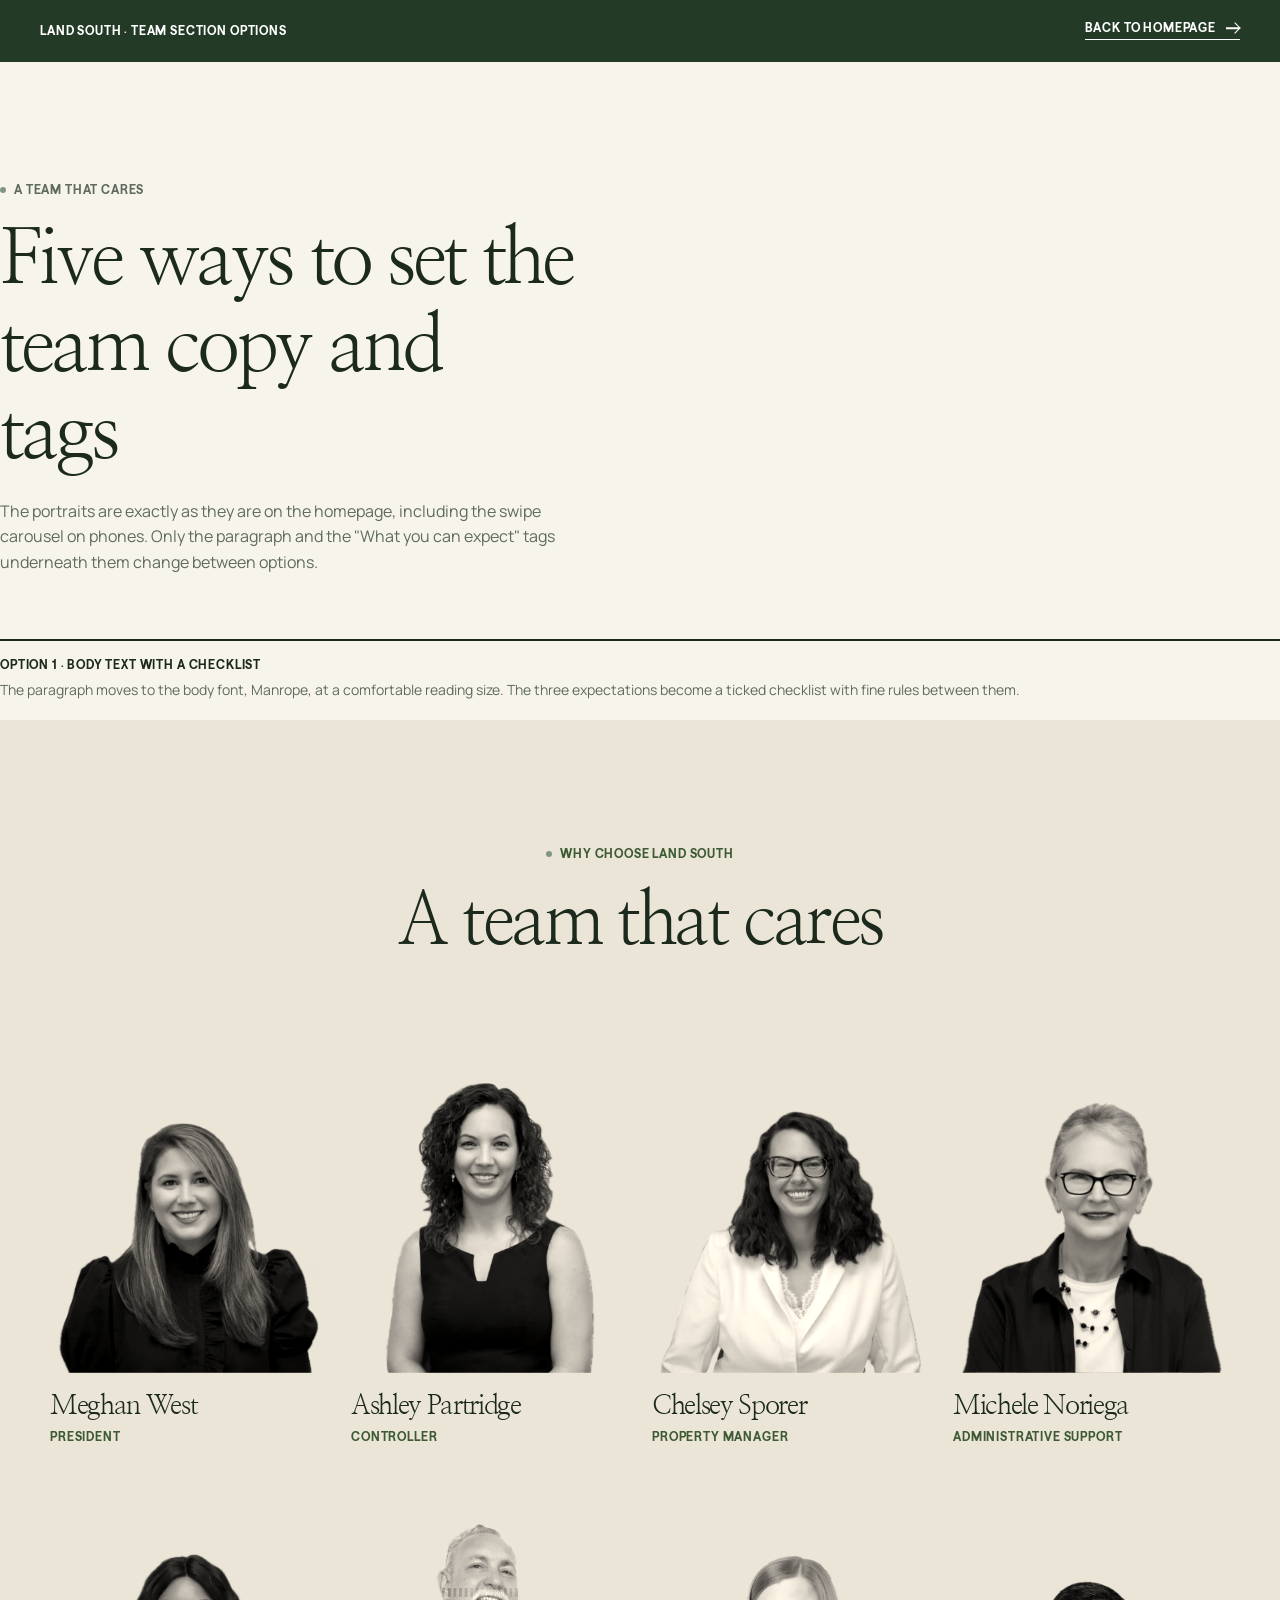
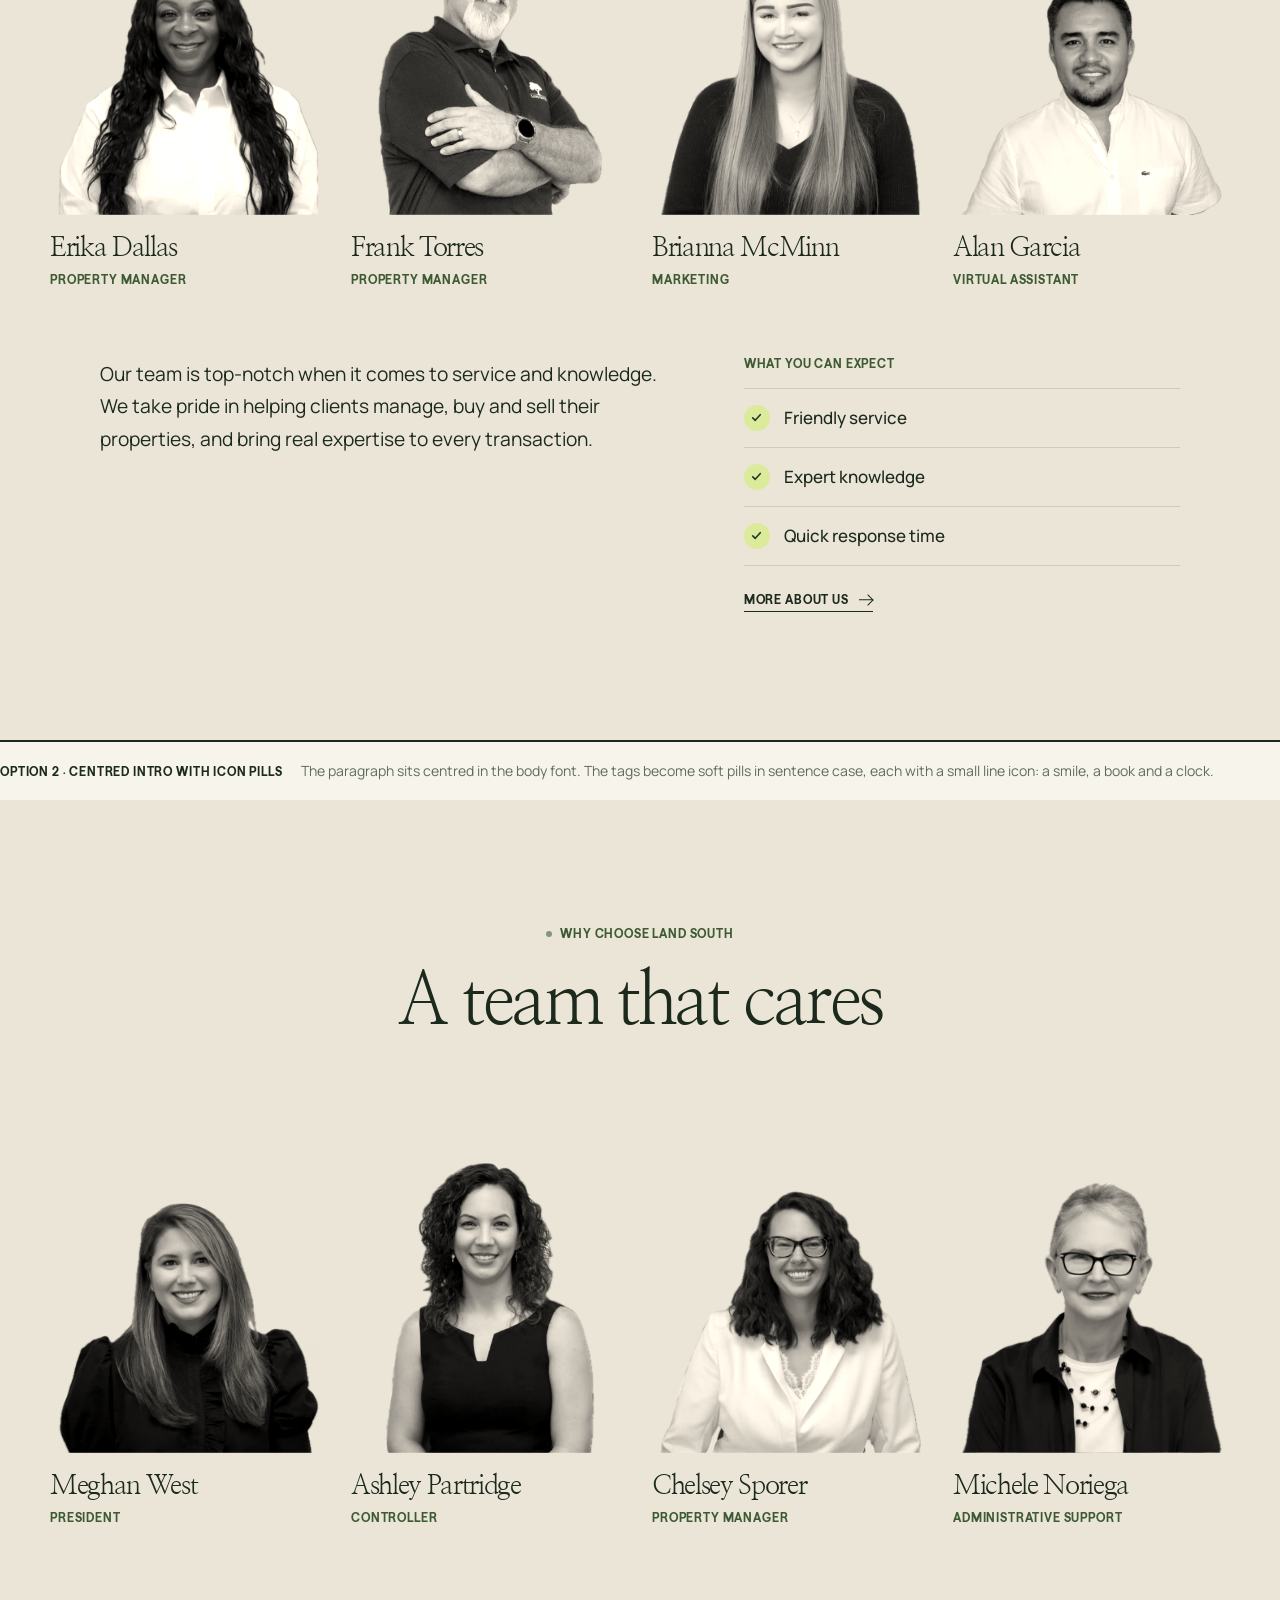
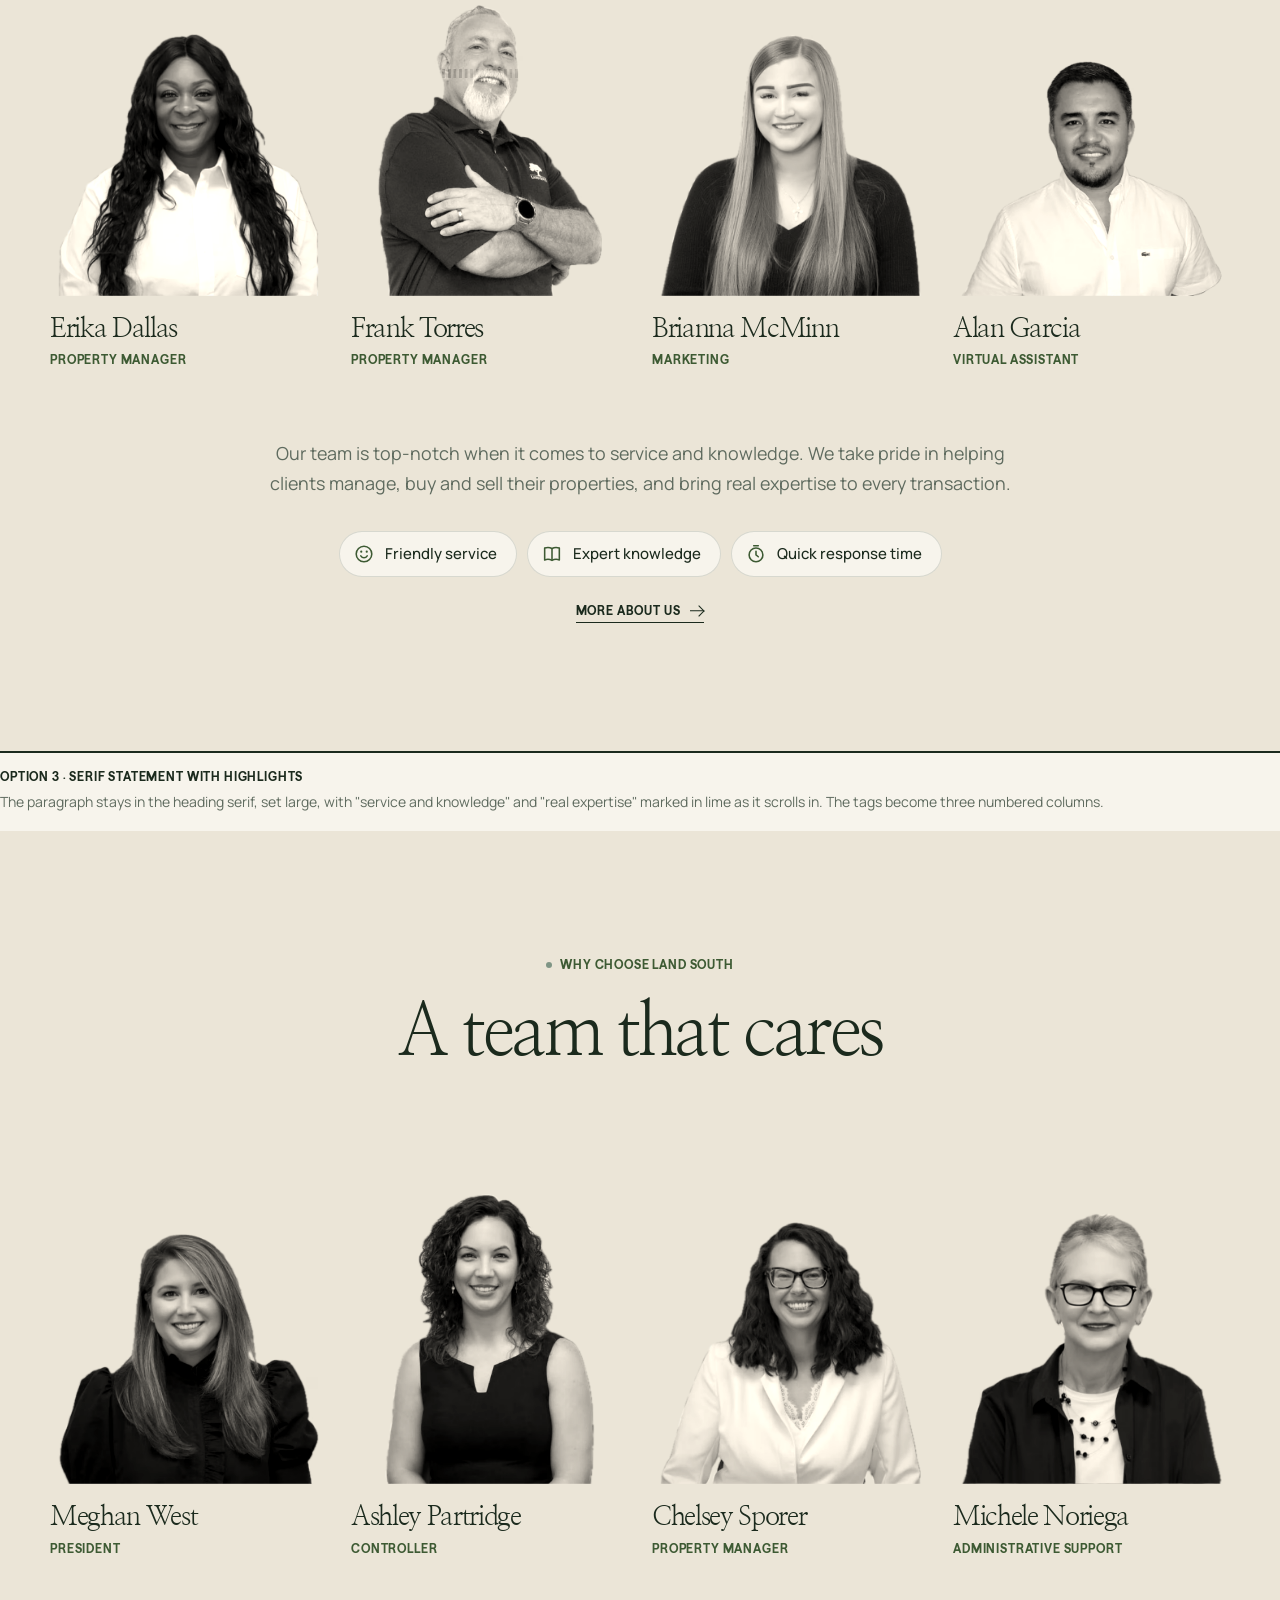
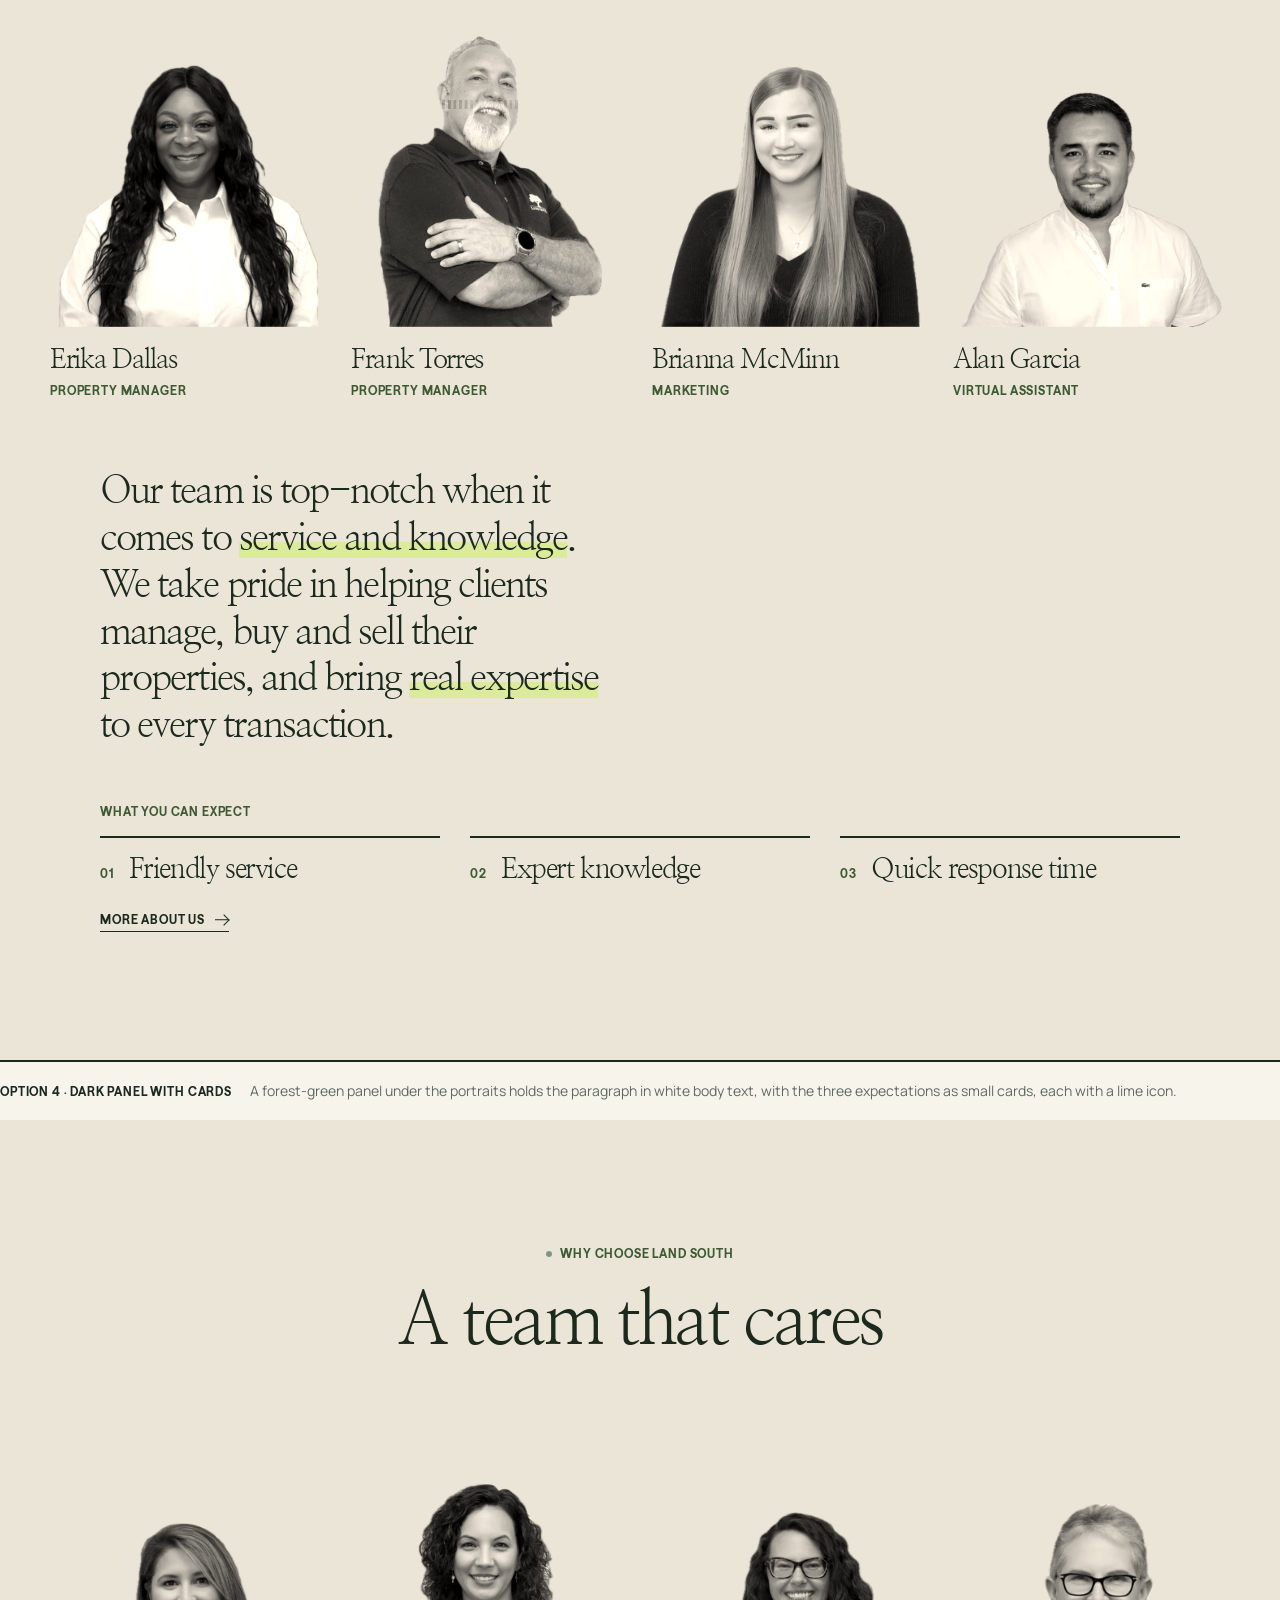
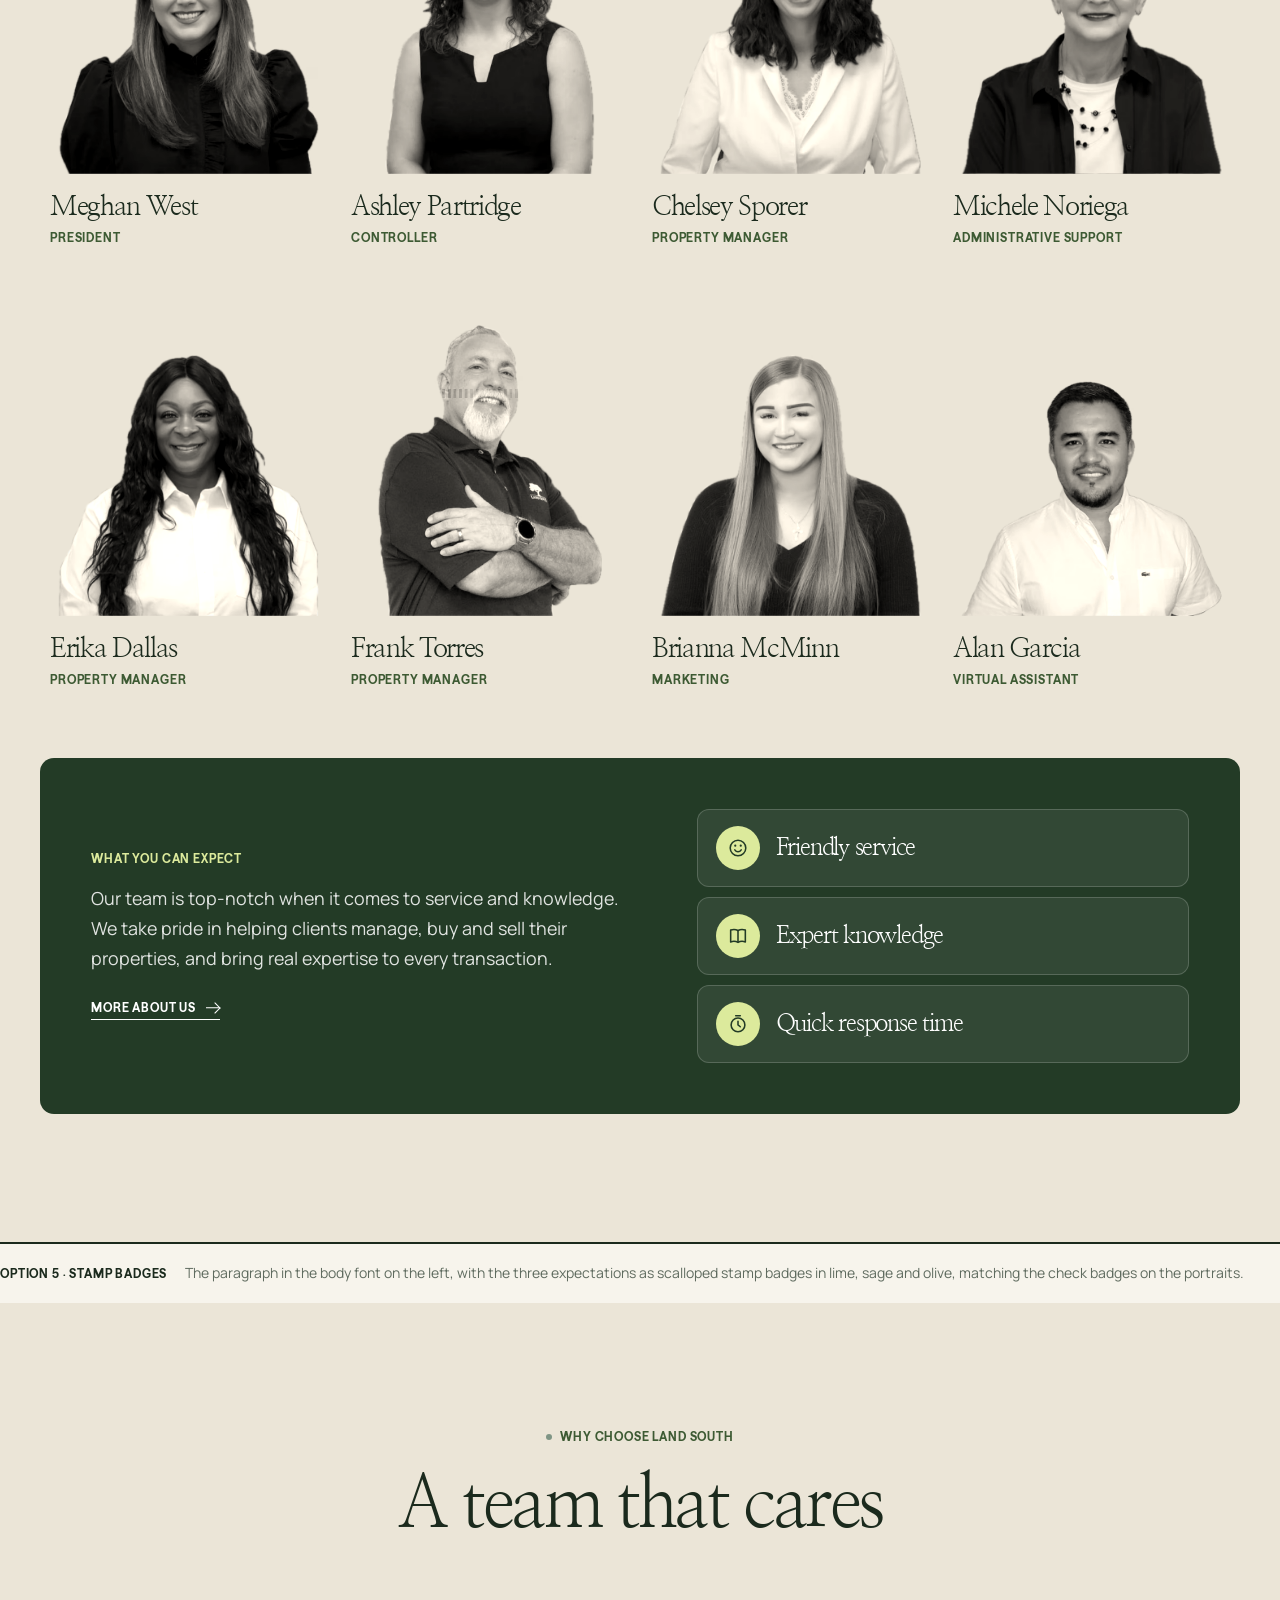
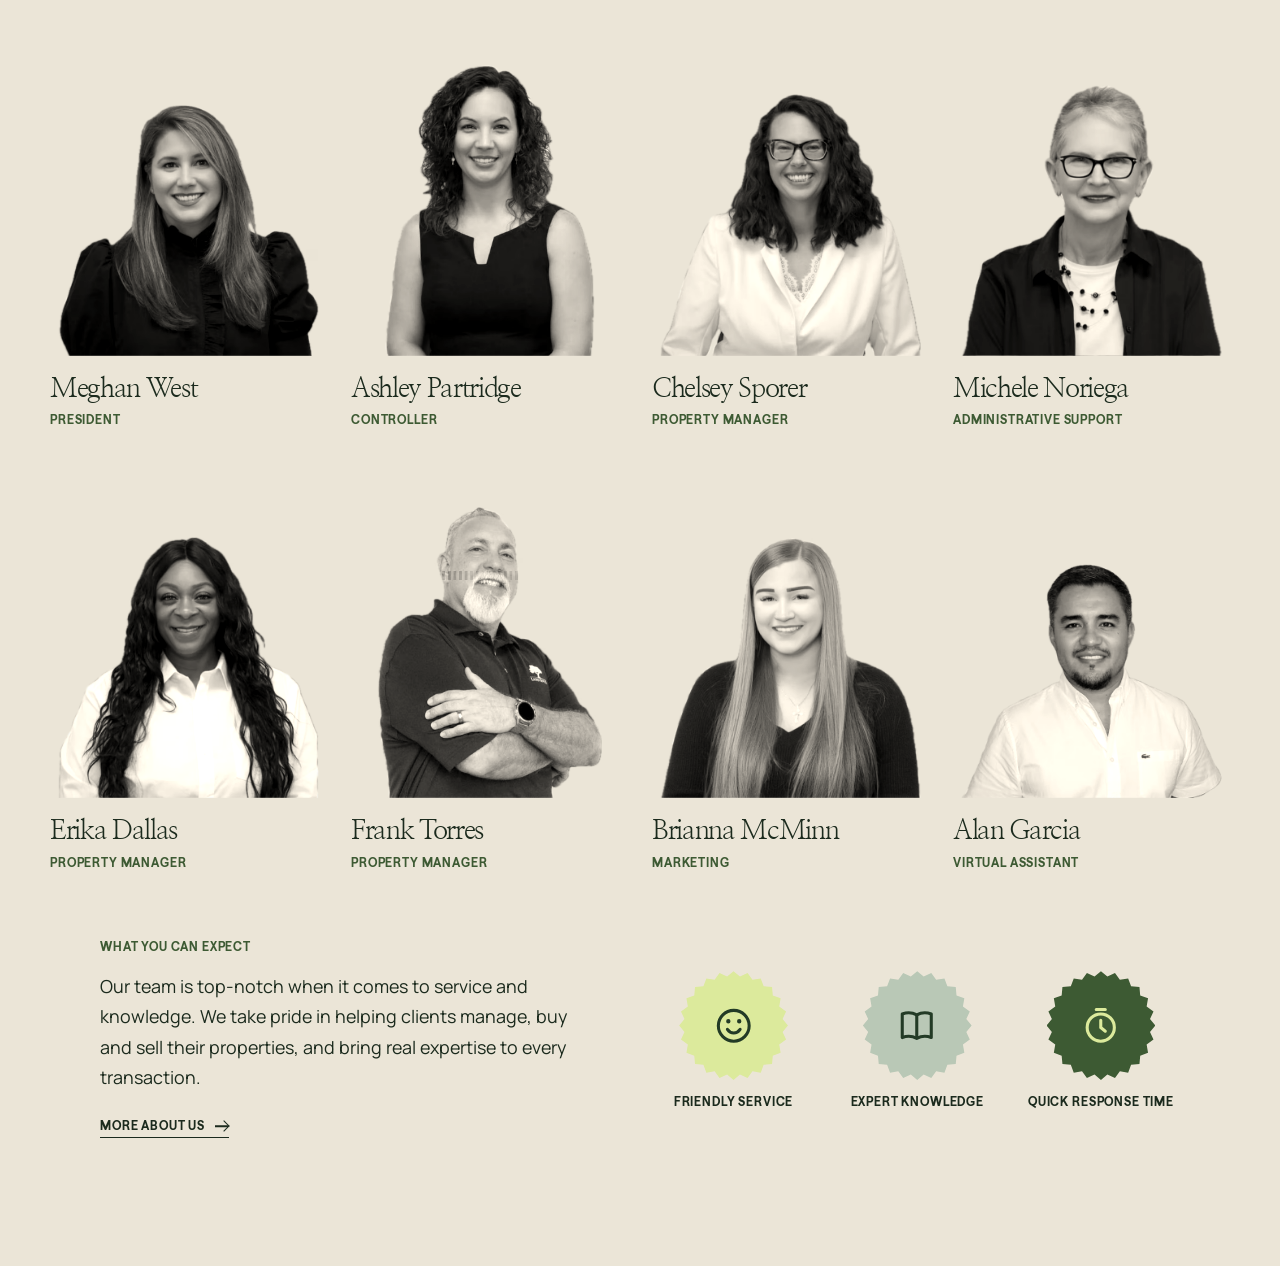
<file: team.html>
<!doctype html>
<html lang="en">
<head>
<meta charset="utf-8">
<meta name="viewport" content="width=device-width, initial-scale=1">
<meta name="robots" content="noindex, nofollow">
<title>Team text options — Land South</title>
<link rel="preconnect" href="https://fonts.googleapis.com">
<link rel="preconnect" href="https://fonts.gstatic.com" crossorigin>
<link href="https://fonts.googleapis.com/css2?family=Nanum+Myeongjo:wght@400;700&family=Manrope:wght@400;500;600;700&display=swap" rel="stylesheet">
<link rel="stylesheet" href="styles.css?v=202611201510">
<link rel="stylesheet" href="options.css?v=202611201510">
<style>
.vt .team{margin-bottom:72px}
.xlab{font:var(--ui);letter-spacing:var(--ui-track);text-transform:uppercase;color:var(--olive);margin-bottom:18px}
.vt .link{margin-top:28px}

/* 1. body text + ticked checklist */
.x1{display:grid;grid-template-columns:minmax(0,1.3fr) minmax(0,1fr);gap:clamp(40px,6vw,96px);max-width:1080px;margin:0 auto;align-items:start}
.x1__lead{font:400 clamp(18px,1.5vw,21px)/1.7 var(--sans);color:var(--ink)}
.x1__list{list-style:none;border-top:1px solid var(--line)}
.x1__list li{display:flex;align-items:center;gap:14px;padding:16px 0;border-bottom:1px solid var(--line);font:500 17px/1.3 var(--sans)}
.x1__tick{width:26px;height:26px;border-radius:50%;background:var(--lime);color:var(--forest);display:grid;place-items:center;flex:none}
.x1__tick svg{width:15px;height:15px}

/* 2. centred intro + icon pills */
.x2{display:flex;flex-direction:column;align-items:center;text-align:center;max-width:760px;margin:0 auto}
.x2__lead{font:400 clamp(17px,1.4vw,20px)/1.7 var(--sans);color:var(--muted)}
.x2__chips{list-style:none;display:flex;flex-wrap:wrap;justify-content:center;gap:10px;margin-top:32px}
.x2__chips li{display:flex;align-items:center;gap:10px;padding:12px 20px 12px 14px;border-radius:999px;background:var(--cream);box-shadow:inset 0 0 0 1px var(--line);font:500 15px/1 var(--sans);color:var(--ink)}
.x2__chips svg{width:22px;height:22px;color:var(--olive)}

/* 3. serif statement + numbered columns */
.x3{max-width:1080px;margin:0 auto}
.x3__lead{font:400 clamp(28px,3vw,44px)/1.22 var(--serif);letter-spacing:-.05em;max-width:26ch;margin-bottom:56px}
.x3__lead mark{background:linear-gradient(transparent 60%,var(--lime) 60%) 0 0/0 100% no-repeat;color:inherit;transition:background-size 1.1s cubic-bezier(.2,.7,.2,1)}
.x3.in .x3__lead mark{background-size:100% 100%}
.x3__cols{list-style:none;display:grid;grid-template-columns:repeat(3,1fr);gap:clamp(16px,2.4vw,32px)}
.x3__cols li{border-top:2px solid var(--ink);padding-top:16px;display:flex;gap:14px;align-items:baseline}
.x3__cols span{font:var(--ui);letter-spacing:var(--ui-track);color:var(--olive)}
.x3__cols h3{font-size:clamp(24px,2.2vw,32px);line-height:1.13}

/* 4. dark panel with cards */
.x4{background:var(--forest);color:#fff;border-radius:var(--r);padding:clamp(28px,4vw,56px);display:grid;grid-template-columns:minmax(0,1.1fr) minmax(0,1fr);gap:clamp(32px,5vw,72px);align-items:center}
.x4 .xlab{color:var(--lime)}
.x4__lead{font:400 clamp(17px,1.4vw,20px)/1.7 var(--sans);color:rgba(255,255,255,.86)}
.x4__cards{list-style:none;display:flex;flex-direction:column;gap:10px}
.x4__cards li{display:flex;align-items:center;gap:16px;background:rgba(255,255,255,.07);border:1px solid var(--line-l);border-radius:12px;padding:16px 18px}
.x4__ic{width:44px;height:44px;border-radius:50%;background:var(--lime);color:var(--forest);display:grid;place-items:center;flex:none}
.x4__ic svg{width:22px;height:22px}
.x4__cards h3{font-size:clamp(22px,1.9vw,28px);line-height:1.13}

/* 5. stamp badges */
.x5{display:grid;grid-template-columns:minmax(0,1fr) minmax(0,1.1fr);gap:clamp(40px,6vw,96px);max-width:1080px;margin:0 auto;align-items:center}
.x5__lead{font:400 clamp(17px,1.4vw,20px)/1.7 var(--sans);color:var(--ink)}
.x5__badges{list-style:none;display:grid;grid-template-columns:repeat(3,1fr);gap:clamp(12px,2vw,28px);text-align:center}
.x5__badges li{display:flex;flex-direction:column;align-items:center;gap:16px}
.x5__b{width:clamp(88px,8.5vw,120px);aspect-ratio:1;display:grid;place-items:center;clip-path:polygon(100.0% 50.0%,95.1% 55.9%,98.3% 62.9%,92.0% 67.4%,93.3% 75.0%,86.1% 77.7%,85.4% 85.4%,77.7% 86.1%,75.0% 93.3%,67.4% 92.0%,62.9% 98.3%,55.9% 95.1%,50.0% 100.0%,44.1% 95.1%,37.1% 98.3%,32.6% 92.0%,25.0% 93.3%,22.3% 86.1%,14.6% 85.4%,13.9% 77.7%,6.7% 75.0%,8.0% 67.4%,1.7% 62.9%,4.9% 55.9%,0.0% 50.0%,4.9% 44.1%,1.7% 37.1%,8.0% 32.6%,6.7% 25.0%,13.9% 22.3%,14.6% 14.6%,22.3% 13.9%,25.0% 6.7%,32.6% 8.0%,37.1% 1.7%,44.1% 4.9%,50.0% 0.0%,55.9% 4.9%,62.9% 1.7%,67.4% 8.0%,75.0% 6.7%,77.7% 13.9%,85.4% 14.6%,86.1% 22.3%,93.3% 25.0%,92.0% 32.6%,98.3% 37.1%,95.1% 44.1%);transition:transform .6s cubic-bezier(.2,.7,.2,1)}
.x5__badges li:hover .x5__b{transform:rotate(-14deg) scale(1.05)}
.x5__b svg{width:40%;height:40%}
.x5__b--1{background:var(--lime);color:var(--forest)}
.x5__b--2{background:var(--sage-2);color:var(--forest)}
.x5__b--3{background:var(--olive);color:var(--lime)}
.x5__badges b{font:var(--ui);letter-spacing:var(--ui-track);text-transform:uppercase}

@media (max-width:900px){
  .x1,.x4,.x5{grid-template-columns:1fr}
  .x3__cols{grid-template-columns:1fr}
}
@media (max-width:720px){
  .x5__badges{gap:10px}
  .x5__badges b{font-size:10px}
}
</style>
</head>
<body>

<header class="opt-head">
  <div class="wrap">
    <p>Land South · team section options</p>
    <a class="link link--light" href="index.html">Back to homepage <i class="arr"></i></a>
  </div>
</header>

<section class="opt-intro wrap">
  <p class="tag">A team that cares</p>
  <h1>Five ways to set the team copy and tags</h1>
  <p>The portraits are exactly as they are on the homepage, including the swipe carousel on phones. Only the paragraph and the "What you can expect" tags underneath them change between options.</p>
</section>

<!-- ============ OPTION 1 ============ -->
<div class="wrap opt-label"><b>Option 1 · Body text with a checklist</b><span>The paragraph moves to the body font, Manrope, at a comfortable reading size. The three expectations become a ticked checklist with fine rules between them.</span></div>
<section class="opt about vt t1">
  <div class="wrap">
    <div class="center"><p class="tag">Why choose Land South</p><h2 class="caps">A team that cares</h2></div>
    <ul class="team">
      <li class="mate mate--v1" tabindex="0">
        <div class="mate__art"><svg class="acc acc--blob" viewBox="0 0 200 200" aria-hidden="true"><path d="M44 18c30-16 78-20 108 2s44 58 40 92-26 66-60 78-86 8-110-20S-4 98 6 66 14 34 44 18z"/></svg><span class="acc acc--badge" aria-hidden="true"><svg viewBox="0 0 40 40"><circle cx="20" cy="20" r="11" fill="none" stroke="currentColor" stroke-width="3.2"/><path d="M14.5 20.5l4 4 9-10" fill="none" stroke="currentColor" stroke-width="3.6" stroke-linecap="round" stroke-linejoin="round"/></svg></span><picture><source srcset="img/team/meghan.avif?v=202611201510" type="image/avif"><img src="img/team/meghan.png" alt="Meghan West" loading="lazy"></picture></div>
        <h3 class="mate__name">Meghan West</h3>
        <p class="mate__role">President</p>
      </li>
      <li class="mate mate--v2" tabindex="0">
        <div class="mate__art"><span class="acc acc--note" aria-hidden="true">OWNER STMT<br>NOV&nbsp;&nbsp;&nbsp;&nbsp;PAID<br>OCT&nbsp;&nbsp;&nbsp;&nbsp;PAID<br>SEP&nbsp;&nbsp;&nbsp;&nbsp;PAID</span><span class="acc acc--code" aria-hidden="true"></span><picture><source srcset="img/team/ashley.avif?v=202611201510" type="image/avif"><img src="img/team/ashley.png" alt="Ashley Partridge" loading="lazy"></picture></div>
        <h3 class="mate__name">Ashley Partridge</h3>
        <p class="mate__role">Controller</p>
      </li>
      <li class="mate mate--v3" tabindex="0">
        <div class="mate__art"><svg class="acc acc--blob" viewBox="0 0 200 200" aria-hidden="true"><path d="M44 18c30-16 78-20 108 2s44 58 40 92-26 66-60 78-86 8-110-20S-4 98 6 66 14 34 44 18z"/></svg><span class="acc acc--home" aria-hidden="true"><svg viewBox="0 0 24 24"><path d="M4 11.2 12 4.5l8 6.7M6.5 9.4V19.5h4v-5h3v5h4V9.4" fill="none" stroke="currentColor" stroke-width="1.8" stroke-linejoin="round" stroke-linecap="round"/></svg></span><picture><source srcset="img/team/chelsey.avif?v=202611201510" type="image/avif"><img src="img/team/chelsey.png" alt="Chelsey Sporer" loading="lazy"></picture></div>
        <h3 class="mate__name">Chelsey Sporer</h3>
        <p class="mate__role">Property manager</p>
      </li>
      <li class="mate mate--v4" tabindex="0">
        <div class="mate__art"><span class="acc acc--note" aria-hidden="true">MOVE-IN<br>WALK-THRU&nbsp;OK<br>KEYS&nbsp;&nbsp;2 SETS<br>METER&nbsp;READ</span><span class="acc acc--badge" aria-hidden="true"><svg viewBox="0 0 40 40"><circle cx="20" cy="20" r="11" fill="none" stroke="currentColor" stroke-width="3.2"/><path d="M14.5 20.5l4 4 9-10" fill="none" stroke="currentColor" stroke-width="3.6" stroke-linecap="round" stroke-linejoin="round"/></svg></span><picture><source srcset="img/team/michele.avif?v=202611201510" type="image/avif"><img src="img/team/michele.png" alt="Michele Noriega" loading="lazy"></picture></div>
        <h3 class="mate__name">Michele Noriega</h3>
        <p class="mate__role">Administrative support</p>
      </li>
      <li class="mate mate--v1" tabindex="0">
        <div class="mate__art"><svg class="acc acc--blob" viewBox="0 0 200 200" aria-hidden="true"><path d="M44 18c30-16 78-20 108 2s44 58 40 92-26 66-60 78-86 8-110-20S-4 98 6 66 14 34 44 18z"/></svg><span class="acc acc--badge" aria-hidden="true"><svg viewBox="0 0 40 40"><circle cx="20" cy="20" r="11" fill="none" stroke="currentColor" stroke-width="3.2"/><path d="M14.5 20.5l4 4 9-10" fill="none" stroke="currentColor" stroke-width="3.6" stroke-linecap="round" stroke-linejoin="round"/></svg></span><picture><source srcset="img/team/erika.avif?v=202611201510" type="image/avif"><img src="img/team/erika.png" alt="Erika Dallas" loading="lazy"></picture></div>
        <h3 class="mate__name">Erika Dallas</h3>
        <p class="mate__role">Property manager</p>
      </li>
      <li class="mate mate--v2" tabindex="0">
        <div class="mate__art"><span class="acc acc--note" aria-hidden="true">OWNER STMT<br>NOV&nbsp;&nbsp;&nbsp;&nbsp;PAID<br>OCT&nbsp;&nbsp;&nbsp;&nbsp;PAID<br>SEP&nbsp;&nbsp;&nbsp;&nbsp;PAID</span><span class="acc acc--code" aria-hidden="true"></span><picture><source srcset="img/team/frank.avif?v=202611201510" type="image/avif"><img src="img/team/frank.png" alt="Frank Torres" loading="lazy"></picture></div>
        <h3 class="mate__name">Frank Torres</h3>
        <p class="mate__role">Property manager</p>
      </li>
      <li class="mate mate--v3" tabindex="0">
        <div class="mate__art"><svg class="acc acc--blob" viewBox="0 0 200 200" aria-hidden="true"><path d="M44 18c30-16 78-20 108 2s44 58 40 92-26 66-60 78-86 8-110-20S-4 98 6 66 14 34 44 18z"/></svg><span class="acc acc--home" aria-hidden="true"><svg viewBox="0 0 24 24"><path d="M4 11.2 12 4.5l8 6.7M6.5 9.4V19.5h4v-5h3v5h4V9.4" fill="none" stroke="currentColor" stroke-width="1.8" stroke-linejoin="round" stroke-linecap="round"/></svg></span><picture><source srcset="img/team/bri.avif?v=202611201510" type="image/avif"><img src="img/team/bri.png" alt="Brianna McMinn" loading="lazy"></picture></div>
        <h3 class="mate__name">Brianna McMinn</h3>
        <p class="mate__role">Marketing</p>
      </li>
      <li class="mate mate--v4" tabindex="0">
        <div class="mate__art"><span class="acc acc--note" aria-hidden="true">MOVE-IN<br>WALK-THRU&nbsp;OK<br>KEYS&nbsp;&nbsp;2 SETS<br>METER&nbsp;READ</span><span class="acc acc--badge" aria-hidden="true"><svg viewBox="0 0 40 40"><circle cx="20" cy="20" r="11" fill="none" stroke="currentColor" stroke-width="3.2"/><path d="M14.5 20.5l4 4 9-10" fill="none" stroke="currentColor" stroke-width="3.6" stroke-linecap="round" stroke-linejoin="round"/></svg></span><picture><source srcset="img/team/alan.avif?v=202611201510" type="image/avif"><img src="img/team/alan.png" alt="Alan Garcia" loading="lazy"></picture></div>
        <h3 class="mate__name">Alan Garcia</h3>
        <p class="mate__role">Virtual assistant</p>
      </li>
    </ul>
    <div class="team__dots" aria-hidden="true"><i class="on"></i><i></i><i></i><i></i><i></i><i></i><i></i><i></i></div>
    <div class="x1">
      <p class="x1__lead">Our team is top-notch when it comes to service and knowledge. We take pride in helping clients manage, buy and sell their properties, and bring real expertise to every transaction.</p>
      <div><p class="xlab">What you can expect</p><ul class="x1__list"><li><span class="x1__tick"><svg viewBox="0 0 24 24" fill="none" stroke="currentColor" stroke-width="2.6" stroke-linecap="round" stroke-linejoin="round"><path d="M6 12.5l4 4 8-9"/></svg></span>Friendly service</li><li><span class="x1__tick"><svg viewBox="0 0 24 24" fill="none" stroke="currentColor" stroke-width="2.6" stroke-linecap="round" stroke-linejoin="round"><path d="M6 12.5l4 4 8-9"/></svg></span>Expert knowledge</li><li><span class="x1__tick"><svg viewBox="0 0 24 24" fill="none" stroke="currentColor" stroke-width="2.6" stroke-linecap="round" stroke-linejoin="round"><path d="M6 12.5l4 4 8-9"/></svg></span>Quick response time</li></ul><a class="link" href="https://landsouthmanagement.com/about/">More about us <i class="arr"></i></a></div>
    </div>
  </div>
</section>

<!-- ============ OPTION 2 ============ -->
<div class="wrap opt-label"><b>Option 2 · Centred intro with icon pills</b><span>The paragraph sits centred in the body font. The tags become soft pills in sentence case, each with a small line icon: a smile, a book and a clock.</span></div>
<section class="opt about vt t2">
  <div class="wrap">
    <div class="center"><p class="tag">Why choose Land South</p><h2 class="caps">A team that cares</h2></div>
    <ul class="team">
      <li class="mate mate--v1" tabindex="0">
        <div class="mate__art"><svg class="acc acc--blob" viewBox="0 0 200 200" aria-hidden="true"><path d="M44 18c30-16 78-20 108 2s44 58 40 92-26 66-60 78-86 8-110-20S-4 98 6 66 14 34 44 18z"/></svg><span class="acc acc--badge" aria-hidden="true"><svg viewBox="0 0 40 40"><circle cx="20" cy="20" r="11" fill="none" stroke="currentColor" stroke-width="3.2"/><path d="M14.5 20.5l4 4 9-10" fill="none" stroke="currentColor" stroke-width="3.6" stroke-linecap="round" stroke-linejoin="round"/></svg></span><picture><source srcset="img/team/meghan.avif?v=202611201510" type="image/avif"><img src="img/team/meghan.png" alt="Meghan West" loading="lazy"></picture></div>
        <h3 class="mate__name">Meghan West</h3>
        <p class="mate__role">President</p>
      </li>
      <li class="mate mate--v2" tabindex="0">
        <div class="mate__art"><span class="acc acc--note" aria-hidden="true">OWNER STMT<br>NOV&nbsp;&nbsp;&nbsp;&nbsp;PAID<br>OCT&nbsp;&nbsp;&nbsp;&nbsp;PAID<br>SEP&nbsp;&nbsp;&nbsp;&nbsp;PAID</span><span class="acc acc--code" aria-hidden="true"></span><picture><source srcset="img/team/ashley.avif?v=202611201510" type="image/avif"><img src="img/team/ashley.png" alt="Ashley Partridge" loading="lazy"></picture></div>
        <h3 class="mate__name">Ashley Partridge</h3>
        <p class="mate__role">Controller</p>
      </li>
      <li class="mate mate--v3" tabindex="0">
        <div class="mate__art"><svg class="acc acc--blob" viewBox="0 0 200 200" aria-hidden="true"><path d="M44 18c30-16 78-20 108 2s44 58 40 92-26 66-60 78-86 8-110-20S-4 98 6 66 14 34 44 18z"/></svg><span class="acc acc--home" aria-hidden="true"><svg viewBox="0 0 24 24"><path d="M4 11.2 12 4.5l8 6.7M6.5 9.4V19.5h4v-5h3v5h4V9.4" fill="none" stroke="currentColor" stroke-width="1.8" stroke-linejoin="round" stroke-linecap="round"/></svg></span><picture><source srcset="img/team/chelsey.avif?v=202611201510" type="image/avif"><img src="img/team/chelsey.png" alt="Chelsey Sporer" loading="lazy"></picture></div>
        <h3 class="mate__name">Chelsey Sporer</h3>
        <p class="mate__role">Property manager</p>
      </li>
      <li class="mate mate--v4" tabindex="0">
        <div class="mate__art"><span class="acc acc--note" aria-hidden="true">MOVE-IN<br>WALK-THRU&nbsp;OK<br>KEYS&nbsp;&nbsp;2 SETS<br>METER&nbsp;READ</span><span class="acc acc--badge" aria-hidden="true"><svg viewBox="0 0 40 40"><circle cx="20" cy="20" r="11" fill="none" stroke="currentColor" stroke-width="3.2"/><path d="M14.5 20.5l4 4 9-10" fill="none" stroke="currentColor" stroke-width="3.6" stroke-linecap="round" stroke-linejoin="round"/></svg></span><picture><source srcset="img/team/michele.avif?v=202611201510" type="image/avif"><img src="img/team/michele.png" alt="Michele Noriega" loading="lazy"></picture></div>
        <h3 class="mate__name">Michele Noriega</h3>
        <p class="mate__role">Administrative support</p>
      </li>
      <li class="mate mate--v1" tabindex="0">
        <div class="mate__art"><svg class="acc acc--blob" viewBox="0 0 200 200" aria-hidden="true"><path d="M44 18c30-16 78-20 108 2s44 58 40 92-26 66-60 78-86 8-110-20S-4 98 6 66 14 34 44 18z"/></svg><span class="acc acc--badge" aria-hidden="true"><svg viewBox="0 0 40 40"><circle cx="20" cy="20" r="11" fill="none" stroke="currentColor" stroke-width="3.2"/><path d="M14.5 20.5l4 4 9-10" fill="none" stroke="currentColor" stroke-width="3.6" stroke-linecap="round" stroke-linejoin="round"/></svg></span><picture><source srcset="img/team/erika.avif?v=202611201510" type="image/avif"><img src="img/team/erika.png" alt="Erika Dallas" loading="lazy"></picture></div>
        <h3 class="mate__name">Erika Dallas</h3>
        <p class="mate__role">Property manager</p>
      </li>
      <li class="mate mate--v2" tabindex="0">
        <div class="mate__art"><span class="acc acc--note" aria-hidden="true">OWNER STMT<br>NOV&nbsp;&nbsp;&nbsp;&nbsp;PAID<br>OCT&nbsp;&nbsp;&nbsp;&nbsp;PAID<br>SEP&nbsp;&nbsp;&nbsp;&nbsp;PAID</span><span class="acc acc--code" aria-hidden="true"></span><picture><source srcset="img/team/frank.avif?v=202611201510" type="image/avif"><img src="img/team/frank.png" alt="Frank Torres" loading="lazy"></picture></div>
        <h3 class="mate__name">Frank Torres</h3>
        <p class="mate__role">Property manager</p>
      </li>
      <li class="mate mate--v3" tabindex="0">
        <div class="mate__art"><svg class="acc acc--blob" viewBox="0 0 200 200" aria-hidden="true"><path d="M44 18c30-16 78-20 108 2s44 58 40 92-26 66-60 78-86 8-110-20S-4 98 6 66 14 34 44 18z"/></svg><span class="acc acc--home" aria-hidden="true"><svg viewBox="0 0 24 24"><path d="M4 11.2 12 4.5l8 6.7M6.5 9.4V19.5h4v-5h3v5h4V9.4" fill="none" stroke="currentColor" stroke-width="1.8" stroke-linejoin="round" stroke-linecap="round"/></svg></span><picture><source srcset="img/team/bri.avif?v=202611201510" type="image/avif"><img src="img/team/bri.png" alt="Brianna McMinn" loading="lazy"></picture></div>
        <h3 class="mate__name">Brianna McMinn</h3>
        <p class="mate__role">Marketing</p>
      </li>
      <li class="mate mate--v4" tabindex="0">
        <div class="mate__art"><span class="acc acc--note" aria-hidden="true">MOVE-IN<br>WALK-THRU&nbsp;OK<br>KEYS&nbsp;&nbsp;2 SETS<br>METER&nbsp;READ</span><span class="acc acc--badge" aria-hidden="true"><svg viewBox="0 0 40 40"><circle cx="20" cy="20" r="11" fill="none" stroke="currentColor" stroke-width="3.2"/><path d="M14.5 20.5l4 4 9-10" fill="none" stroke="currentColor" stroke-width="3.6" stroke-linecap="round" stroke-linejoin="round"/></svg></span><picture><source srcset="img/team/alan.avif?v=202611201510" type="image/avif"><img src="img/team/alan.png" alt="Alan Garcia" loading="lazy"></picture></div>
        <h3 class="mate__name">Alan Garcia</h3>
        <p class="mate__role">Virtual assistant</p>
      </li>
    </ul>
    <div class="team__dots" aria-hidden="true"><i class="on"></i><i></i><i></i><i></i><i></i><i></i><i></i><i></i></div>
    <div class="x2">
      <p class="x2__lead">Our team is top-notch when it comes to service and knowledge. We take pride in helping clients manage, buy and sell their properties, and bring real expertise to every transaction.</p>
      <ul class="x2__chips"><li><svg viewBox="0 0 24 24" fill="none" stroke="currentColor" stroke-width="1.7" stroke-linecap="round"><circle cx="12" cy="12" r="8.5"/><path d="M8.5 14c.9 1.3 2.1 2 3.5 2s2.6-.7 3.5-2"/><path d="M9 9.5h.01M15 9.5h.01" stroke-width="2.4"/></svg>Friendly service</li><li><svg viewBox="0 0 24 24" fill="none" stroke="currentColor" stroke-width="1.7" stroke-linejoin="round"><path d="M4 5.5c2.7-1 5.3-1 8 .5 2.7-1.5 5.3-1.5 8-.5v13c-2.7-1-5.3-1-8 .5-2.7-1.5-5.3-1.5-8-.5z"/><path d="M12 6v13"/></svg>Expert knowledge</li><li><svg viewBox="0 0 24 24" fill="none" stroke="currentColor" stroke-width="1.7" stroke-linecap="round"><circle cx="12" cy="13" r="7.5"/><path d="M12 9v4l2.5 2M9.5 3h5"/></svg>Quick response time</li></ul>
      <a class="link" href="https://landsouthmanagement.com/about/">More about us <i class="arr"></i></a>
    </div>
  </div>
</section>

<!-- ============ OPTION 3 ============ -->
<div class="wrap opt-label"><b>Option 3 · Serif statement with highlights</b><span>The paragraph stays in the heading serif, set large, with "service and knowledge" and "real expertise" marked in lime as it scrolls in. The tags become three numbered columns.</span></div>
<section class="opt about vt t3">
  <div class="wrap">
    <div class="center"><p class="tag">Why choose Land South</p><h2 class="caps">A team that cares</h2></div>
    <ul class="team">
      <li class="mate mate--v1" tabindex="0">
        <div class="mate__art"><svg class="acc acc--blob" viewBox="0 0 200 200" aria-hidden="true"><path d="M44 18c30-16 78-20 108 2s44 58 40 92-26 66-60 78-86 8-110-20S-4 98 6 66 14 34 44 18z"/></svg><span class="acc acc--badge" aria-hidden="true"><svg viewBox="0 0 40 40"><circle cx="20" cy="20" r="11" fill="none" stroke="currentColor" stroke-width="3.2"/><path d="M14.5 20.5l4 4 9-10" fill="none" stroke="currentColor" stroke-width="3.6" stroke-linecap="round" stroke-linejoin="round"/></svg></span><picture><source srcset="img/team/meghan.avif?v=202611201510" type="image/avif"><img src="img/team/meghan.png" alt="Meghan West" loading="lazy"></picture></div>
        <h3 class="mate__name">Meghan West</h3>
        <p class="mate__role">President</p>
      </li>
      <li class="mate mate--v2" tabindex="0">
        <div class="mate__art"><span class="acc acc--note" aria-hidden="true">OWNER STMT<br>NOV&nbsp;&nbsp;&nbsp;&nbsp;PAID<br>OCT&nbsp;&nbsp;&nbsp;&nbsp;PAID<br>SEP&nbsp;&nbsp;&nbsp;&nbsp;PAID</span><span class="acc acc--code" aria-hidden="true"></span><picture><source srcset="img/team/ashley.avif?v=202611201510" type="image/avif"><img src="img/team/ashley.png" alt="Ashley Partridge" loading="lazy"></picture></div>
        <h3 class="mate__name">Ashley Partridge</h3>
        <p class="mate__role">Controller</p>
      </li>
      <li class="mate mate--v3" tabindex="0">
        <div class="mate__art"><svg class="acc acc--blob" viewBox="0 0 200 200" aria-hidden="true"><path d="M44 18c30-16 78-20 108 2s44 58 40 92-26 66-60 78-86 8-110-20S-4 98 6 66 14 34 44 18z"/></svg><span class="acc acc--home" aria-hidden="true"><svg viewBox="0 0 24 24"><path d="M4 11.2 12 4.5l8 6.7M6.5 9.4V19.5h4v-5h3v5h4V9.4" fill="none" stroke="currentColor" stroke-width="1.8" stroke-linejoin="round" stroke-linecap="round"/></svg></span><picture><source srcset="img/team/chelsey.avif?v=202611201510" type="image/avif"><img src="img/team/chelsey.png" alt="Chelsey Sporer" loading="lazy"></picture></div>
        <h3 class="mate__name">Chelsey Sporer</h3>
        <p class="mate__role">Property manager</p>
      </li>
      <li class="mate mate--v4" tabindex="0">
        <div class="mate__art"><span class="acc acc--note" aria-hidden="true">MOVE-IN<br>WALK-THRU&nbsp;OK<br>KEYS&nbsp;&nbsp;2 SETS<br>METER&nbsp;READ</span><span class="acc acc--badge" aria-hidden="true"><svg viewBox="0 0 40 40"><circle cx="20" cy="20" r="11" fill="none" stroke="currentColor" stroke-width="3.2"/><path d="M14.5 20.5l4 4 9-10" fill="none" stroke="currentColor" stroke-width="3.6" stroke-linecap="round" stroke-linejoin="round"/></svg></span><picture><source srcset="img/team/michele.avif?v=202611201510" type="image/avif"><img src="img/team/michele.png" alt="Michele Noriega" loading="lazy"></picture></div>
        <h3 class="mate__name">Michele Noriega</h3>
        <p class="mate__role">Administrative support</p>
      </li>
      <li class="mate mate--v1" tabindex="0">
        <div class="mate__art"><svg class="acc acc--blob" viewBox="0 0 200 200" aria-hidden="true"><path d="M44 18c30-16 78-20 108 2s44 58 40 92-26 66-60 78-86 8-110-20S-4 98 6 66 14 34 44 18z"/></svg><span class="acc acc--badge" aria-hidden="true"><svg viewBox="0 0 40 40"><circle cx="20" cy="20" r="11" fill="none" stroke="currentColor" stroke-width="3.2"/><path d="M14.5 20.5l4 4 9-10" fill="none" stroke="currentColor" stroke-width="3.6" stroke-linecap="round" stroke-linejoin="round"/></svg></span><picture><source srcset="img/team/erika.avif?v=202611201510" type="image/avif"><img src="img/team/erika.png" alt="Erika Dallas" loading="lazy"></picture></div>
        <h3 class="mate__name">Erika Dallas</h3>
        <p class="mate__role">Property manager</p>
      </li>
      <li class="mate mate--v2" tabindex="0">
        <div class="mate__art"><span class="acc acc--note" aria-hidden="true">OWNER STMT<br>NOV&nbsp;&nbsp;&nbsp;&nbsp;PAID<br>OCT&nbsp;&nbsp;&nbsp;&nbsp;PAID<br>SEP&nbsp;&nbsp;&nbsp;&nbsp;PAID</span><span class="acc acc--code" aria-hidden="true"></span><picture><source srcset="img/team/frank.avif?v=202611201510" type="image/avif"><img src="img/team/frank.png" alt="Frank Torres" loading="lazy"></picture></div>
        <h3 class="mate__name">Frank Torres</h3>
        <p class="mate__role">Property manager</p>
      </li>
      <li class="mate mate--v3" tabindex="0">
        <div class="mate__art"><svg class="acc acc--blob" viewBox="0 0 200 200" aria-hidden="true"><path d="M44 18c30-16 78-20 108 2s44 58 40 92-26 66-60 78-86 8-110-20S-4 98 6 66 14 34 44 18z"/></svg><span class="acc acc--home" aria-hidden="true"><svg viewBox="0 0 24 24"><path d="M4 11.2 12 4.5l8 6.7M6.5 9.4V19.5h4v-5h3v5h4V9.4" fill="none" stroke="currentColor" stroke-width="1.8" stroke-linejoin="round" stroke-linecap="round"/></svg></span><picture><source srcset="img/team/bri.avif?v=202611201510" type="image/avif"><img src="img/team/bri.png" alt="Brianna McMinn" loading="lazy"></picture></div>
        <h3 class="mate__name">Brianna McMinn</h3>
        <p class="mate__role">Marketing</p>
      </li>
      <li class="mate mate--v4" tabindex="0">
        <div class="mate__art"><span class="acc acc--note" aria-hidden="true">MOVE-IN<br>WALK-THRU&nbsp;OK<br>KEYS&nbsp;&nbsp;2 SETS<br>METER&nbsp;READ</span><span class="acc acc--badge" aria-hidden="true"><svg viewBox="0 0 40 40"><circle cx="20" cy="20" r="11" fill="none" stroke="currentColor" stroke-width="3.2"/><path d="M14.5 20.5l4 4 9-10" fill="none" stroke="currentColor" stroke-width="3.6" stroke-linecap="round" stroke-linejoin="round"/></svg></span><picture><source srcset="img/team/alan.avif?v=202611201510" type="image/avif"><img src="img/team/alan.png" alt="Alan Garcia" loading="lazy"></picture></div>
        <h3 class="mate__name">Alan Garcia</h3>
        <p class="mate__role">Virtual assistant</p>
      </li>
    </ul>
    <div class="team__dots" aria-hidden="true"><i class="on"></i><i></i><i></i><i></i><i></i><i></i><i></i><i></i></div>
    <div class="x3" data-mark>
      <p class="x3__lead">Our team is top-notch when it comes to <mark>service and knowledge</mark>. We take pride in helping clients manage, buy and sell their properties, and bring <mark>real expertise</mark> to every transaction.</p>
      <p class="xlab">What you can expect</p>
      <ol class="x3__cols"><li><span>01</span><h3>Friendly service</h3></li><li><span>02</span><h3>Expert knowledge</h3></li><li><span>03</span><h3>Quick response time</h3></li></ol>
      <a class="link" href="https://landsouthmanagement.com/about/">More about us <i class="arr"></i></a>
    </div>
  </div>
</section>

<!-- ============ OPTION 4 ============ -->
<div class="wrap opt-label"><b>Option 4 · Dark panel with cards</b><span>A forest-green panel under the portraits holds the paragraph in white body text, with the three expectations as small cards, each with a lime icon.</span></div>
<section class="opt about vt t4">
  <div class="wrap">
    <div class="center"><p class="tag">Why choose Land South</p><h2 class="caps">A team that cares</h2></div>
    <ul class="team">
      <li class="mate mate--v1" tabindex="0">
        <div class="mate__art"><svg class="acc acc--blob" viewBox="0 0 200 200" aria-hidden="true"><path d="M44 18c30-16 78-20 108 2s44 58 40 92-26 66-60 78-86 8-110-20S-4 98 6 66 14 34 44 18z"/></svg><span class="acc acc--badge" aria-hidden="true"><svg viewBox="0 0 40 40"><circle cx="20" cy="20" r="11" fill="none" stroke="currentColor" stroke-width="3.2"/><path d="M14.5 20.5l4 4 9-10" fill="none" stroke="currentColor" stroke-width="3.6" stroke-linecap="round" stroke-linejoin="round"/></svg></span><picture><source srcset="img/team/meghan.avif?v=202611201510" type="image/avif"><img src="img/team/meghan.png" alt="Meghan West" loading="lazy"></picture></div>
        <h3 class="mate__name">Meghan West</h3>
        <p class="mate__role">President</p>
      </li>
      <li class="mate mate--v2" tabindex="0">
        <div class="mate__art"><span class="acc acc--note" aria-hidden="true">OWNER STMT<br>NOV&nbsp;&nbsp;&nbsp;&nbsp;PAID<br>OCT&nbsp;&nbsp;&nbsp;&nbsp;PAID<br>SEP&nbsp;&nbsp;&nbsp;&nbsp;PAID</span><span class="acc acc--code" aria-hidden="true"></span><picture><source srcset="img/team/ashley.avif?v=202611201510" type="image/avif"><img src="img/team/ashley.png" alt="Ashley Partridge" loading="lazy"></picture></div>
        <h3 class="mate__name">Ashley Partridge</h3>
        <p class="mate__role">Controller</p>
      </li>
      <li class="mate mate--v3" tabindex="0">
        <div class="mate__art"><svg class="acc acc--blob" viewBox="0 0 200 200" aria-hidden="true"><path d="M44 18c30-16 78-20 108 2s44 58 40 92-26 66-60 78-86 8-110-20S-4 98 6 66 14 34 44 18z"/></svg><span class="acc acc--home" aria-hidden="true"><svg viewBox="0 0 24 24"><path d="M4 11.2 12 4.5l8 6.7M6.5 9.4V19.5h4v-5h3v5h4V9.4" fill="none" stroke="currentColor" stroke-width="1.8" stroke-linejoin="round" stroke-linecap="round"/></svg></span><picture><source srcset="img/team/chelsey.avif?v=202611201510" type="image/avif"><img src="img/team/chelsey.png" alt="Chelsey Sporer" loading="lazy"></picture></div>
        <h3 class="mate__name">Chelsey Sporer</h3>
        <p class="mate__role">Property manager</p>
      </li>
      <li class="mate mate--v4" tabindex="0">
        <div class="mate__art"><span class="acc acc--note" aria-hidden="true">MOVE-IN<br>WALK-THRU&nbsp;OK<br>KEYS&nbsp;&nbsp;2 SETS<br>METER&nbsp;READ</span><span class="acc acc--badge" aria-hidden="true"><svg viewBox="0 0 40 40"><circle cx="20" cy="20" r="11" fill="none" stroke="currentColor" stroke-width="3.2"/><path d="M14.5 20.5l4 4 9-10" fill="none" stroke="currentColor" stroke-width="3.6" stroke-linecap="round" stroke-linejoin="round"/></svg></span><picture><source srcset="img/team/michele.avif?v=202611201510" type="image/avif"><img src="img/team/michele.png" alt="Michele Noriega" loading="lazy"></picture></div>
        <h3 class="mate__name">Michele Noriega</h3>
        <p class="mate__role">Administrative support</p>
      </li>
      <li class="mate mate--v1" tabindex="0">
        <div class="mate__art"><svg class="acc acc--blob" viewBox="0 0 200 200" aria-hidden="true"><path d="M44 18c30-16 78-20 108 2s44 58 40 92-26 66-60 78-86 8-110-20S-4 98 6 66 14 34 44 18z"/></svg><span class="acc acc--badge" aria-hidden="true"><svg viewBox="0 0 40 40"><circle cx="20" cy="20" r="11" fill="none" stroke="currentColor" stroke-width="3.2"/><path d="M14.5 20.5l4 4 9-10" fill="none" stroke="currentColor" stroke-width="3.6" stroke-linecap="round" stroke-linejoin="round"/></svg></span><picture><source srcset="img/team/erika.avif?v=202611201510" type="image/avif"><img src="img/team/erika.png" alt="Erika Dallas" loading="lazy"></picture></div>
        <h3 class="mate__name">Erika Dallas</h3>
        <p class="mate__role">Property manager</p>
      </li>
      <li class="mate mate--v2" tabindex="0">
        <div class="mate__art"><span class="acc acc--note" aria-hidden="true">OWNER STMT<br>NOV&nbsp;&nbsp;&nbsp;&nbsp;PAID<br>OCT&nbsp;&nbsp;&nbsp;&nbsp;PAID<br>SEP&nbsp;&nbsp;&nbsp;&nbsp;PAID</span><span class="acc acc--code" aria-hidden="true"></span><picture><source srcset="img/team/frank.avif?v=202611201510" type="image/avif"><img src="img/team/frank.png" alt="Frank Torres" loading="lazy"></picture></div>
        <h3 class="mate__name">Frank Torres</h3>
        <p class="mate__role">Property manager</p>
      </li>
      <li class="mate mate--v3" tabindex="0">
        <div class="mate__art"><svg class="acc acc--blob" viewBox="0 0 200 200" aria-hidden="true"><path d="M44 18c30-16 78-20 108 2s44 58 40 92-26 66-60 78-86 8-110-20S-4 98 6 66 14 34 44 18z"/></svg><span class="acc acc--home" aria-hidden="true"><svg viewBox="0 0 24 24"><path d="M4 11.2 12 4.5l8 6.7M6.5 9.4V19.5h4v-5h3v5h4V9.4" fill="none" stroke="currentColor" stroke-width="1.8" stroke-linejoin="round" stroke-linecap="round"/></svg></span><picture><source srcset="img/team/bri.avif?v=202611201510" type="image/avif"><img src="img/team/bri.png" alt="Brianna McMinn" loading="lazy"></picture></div>
        <h3 class="mate__name">Brianna McMinn</h3>
        <p class="mate__role">Marketing</p>
      </li>
      <li class="mate mate--v4" tabindex="0">
        <div class="mate__art"><span class="acc acc--note" aria-hidden="true">MOVE-IN<br>WALK-THRU&nbsp;OK<br>KEYS&nbsp;&nbsp;2 SETS<br>METER&nbsp;READ</span><span class="acc acc--badge" aria-hidden="true"><svg viewBox="0 0 40 40"><circle cx="20" cy="20" r="11" fill="none" stroke="currentColor" stroke-width="3.2"/><path d="M14.5 20.5l4 4 9-10" fill="none" stroke="currentColor" stroke-width="3.6" stroke-linecap="round" stroke-linejoin="round"/></svg></span><picture><source srcset="img/team/alan.avif?v=202611201510" type="image/avif"><img src="img/team/alan.png" alt="Alan Garcia" loading="lazy"></picture></div>
        <h3 class="mate__name">Alan Garcia</h3>
        <p class="mate__role">Virtual assistant</p>
      </li>
    </ul>
    <div class="team__dots" aria-hidden="true"><i class="on"></i><i></i><i></i><i></i><i></i><i></i><i></i><i></i></div>
    <div class="x4">
      <div class="x4__copy"><p class="xlab">What you can expect</p><p class="x4__lead">Our team is top-notch when it comes to service and knowledge. We take pride in helping clients manage, buy and sell their properties, and bring real expertise to every transaction.</p><a class="link link--light" href="https://landsouthmanagement.com/about/">More about us <i class="arr"></i></a></div>
      <ul class="x4__cards"><li><span class="x4__ic"><svg viewBox="0 0 24 24" fill="none" stroke="currentColor" stroke-width="1.7" stroke-linecap="round"><circle cx="12" cy="12" r="8.5"/><path d="M8.5 14c.9 1.3 2.1 2 3.5 2s2.6-.7 3.5-2"/><path d="M9 9.5h.01M15 9.5h.01" stroke-width="2.4"/></svg></span><h3>Friendly service</h3></li><li><span class="x4__ic"><svg viewBox="0 0 24 24" fill="none" stroke="currentColor" stroke-width="1.7" stroke-linejoin="round"><path d="M4 5.5c2.7-1 5.3-1 8 .5 2.7-1.5 5.3-1.5 8-.5v13c-2.7-1-5.3-1-8 .5-2.7-1.5-5.3-1.5-8-.5z"/><path d="M12 6v13"/></svg></span><h3>Expert knowledge</h3></li><li><span class="x4__ic"><svg viewBox="0 0 24 24" fill="none" stroke="currentColor" stroke-width="1.7" stroke-linecap="round"><circle cx="12" cy="13" r="7.5"/><path d="M12 9v4l2.5 2M9.5 3h5"/></svg></span><h3>Quick response time</h3></li></ul>
    </div>
  </div>
</section>

<!-- ============ OPTION 5 ============ -->
<div class="wrap opt-label"><b>Option 5 · Stamp badges</b><span>The paragraph in the body font on the left, with the three expectations as scalloped stamp badges in lime, sage and olive, matching the check badges on the portraits.</span></div>
<section class="opt about vt t5">
  <div class="wrap">
    <div class="center"><p class="tag">Why choose Land South</p><h2 class="caps">A team that cares</h2></div>
    <ul class="team">
      <li class="mate mate--v1" tabindex="0">
        <div class="mate__art"><svg class="acc acc--blob" viewBox="0 0 200 200" aria-hidden="true"><path d="M44 18c30-16 78-20 108 2s44 58 40 92-26 66-60 78-86 8-110-20S-4 98 6 66 14 34 44 18z"/></svg><span class="acc acc--badge" aria-hidden="true"><svg viewBox="0 0 40 40"><circle cx="20" cy="20" r="11" fill="none" stroke="currentColor" stroke-width="3.2"/><path d="M14.5 20.5l4 4 9-10" fill="none" stroke="currentColor" stroke-width="3.6" stroke-linecap="round" stroke-linejoin="round"/></svg></span><picture><source srcset="img/team/meghan.avif?v=202611201510" type="image/avif"><img src="img/team/meghan.png" alt="Meghan West" loading="lazy"></picture></div>
        <h3 class="mate__name">Meghan West</h3>
        <p class="mate__role">President</p>
      </li>
      <li class="mate mate--v2" tabindex="0">
        <div class="mate__art"><span class="acc acc--note" aria-hidden="true">OWNER STMT<br>NOV&nbsp;&nbsp;&nbsp;&nbsp;PAID<br>OCT&nbsp;&nbsp;&nbsp;&nbsp;PAID<br>SEP&nbsp;&nbsp;&nbsp;&nbsp;PAID</span><span class="acc acc--code" aria-hidden="true"></span><picture><source srcset="img/team/ashley.avif?v=202611201510" type="image/avif"><img src="img/team/ashley.png" alt="Ashley Partridge" loading="lazy"></picture></div>
        <h3 class="mate__name">Ashley Partridge</h3>
        <p class="mate__role">Controller</p>
      </li>
      <li class="mate mate--v3" tabindex="0">
        <div class="mate__art"><svg class="acc acc--blob" viewBox="0 0 200 200" aria-hidden="true"><path d="M44 18c30-16 78-20 108 2s44 58 40 92-26 66-60 78-86 8-110-20S-4 98 6 66 14 34 44 18z"/></svg><span class="acc acc--home" aria-hidden="true"><svg viewBox="0 0 24 24"><path d="M4 11.2 12 4.5l8 6.7M6.5 9.4V19.5h4v-5h3v5h4V9.4" fill="none" stroke="currentColor" stroke-width="1.8" stroke-linejoin="round" stroke-linecap="round"/></svg></span><picture><source srcset="img/team/chelsey.avif?v=202611201510" type="image/avif"><img src="img/team/chelsey.png" alt="Chelsey Sporer" loading="lazy"></picture></div>
        <h3 class="mate__name">Chelsey Sporer</h3>
        <p class="mate__role">Property manager</p>
      </li>
      <li class="mate mate--v4" tabindex="0">
        <div class="mate__art"><span class="acc acc--note" aria-hidden="true">MOVE-IN<br>WALK-THRU&nbsp;OK<br>KEYS&nbsp;&nbsp;2 SETS<br>METER&nbsp;READ</span><span class="acc acc--badge" aria-hidden="true"><svg viewBox="0 0 40 40"><circle cx="20" cy="20" r="11" fill="none" stroke="currentColor" stroke-width="3.2"/><path d="M14.5 20.5l4 4 9-10" fill="none" stroke="currentColor" stroke-width="3.6" stroke-linecap="round" stroke-linejoin="round"/></svg></span><picture><source srcset="img/team/michele.avif?v=202611201510" type="image/avif"><img src="img/team/michele.png" alt="Michele Noriega" loading="lazy"></picture></div>
        <h3 class="mate__name">Michele Noriega</h3>
        <p class="mate__role">Administrative support</p>
      </li>
      <li class="mate mate--v1" tabindex="0">
        <div class="mate__art"><svg class="acc acc--blob" viewBox="0 0 200 200" aria-hidden="true"><path d="M44 18c30-16 78-20 108 2s44 58 40 92-26 66-60 78-86 8-110-20S-4 98 6 66 14 34 44 18z"/></svg><span class="acc acc--badge" aria-hidden="true"><svg viewBox="0 0 40 40"><circle cx="20" cy="20" r="11" fill="none" stroke="currentColor" stroke-width="3.2"/><path d="M14.5 20.5l4 4 9-10" fill="none" stroke="currentColor" stroke-width="3.6" stroke-linecap="round" stroke-linejoin="round"/></svg></span><picture><source srcset="img/team/erika.avif?v=202611201510" type="image/avif"><img src="img/team/erika.png" alt="Erika Dallas" loading="lazy"></picture></div>
        <h3 class="mate__name">Erika Dallas</h3>
        <p class="mate__role">Property manager</p>
      </li>
      <li class="mate mate--v2" tabindex="0">
        <div class="mate__art"><span class="acc acc--note" aria-hidden="true">OWNER STMT<br>NOV&nbsp;&nbsp;&nbsp;&nbsp;PAID<br>OCT&nbsp;&nbsp;&nbsp;&nbsp;PAID<br>SEP&nbsp;&nbsp;&nbsp;&nbsp;PAID</span><span class="acc acc--code" aria-hidden="true"></span><picture><source srcset="img/team/frank.avif?v=202611201510" type="image/avif"><img src="img/team/frank.png" alt="Frank Torres" loading="lazy"></picture></div>
        <h3 class="mate__name">Frank Torres</h3>
        <p class="mate__role">Property manager</p>
      </li>
      <li class="mate mate--v3" tabindex="0">
        <div class="mate__art"><svg class="acc acc--blob" viewBox="0 0 200 200" aria-hidden="true"><path d="M44 18c30-16 78-20 108 2s44 58 40 92-26 66-60 78-86 8-110-20S-4 98 6 66 14 34 44 18z"/></svg><span class="acc acc--home" aria-hidden="true"><svg viewBox="0 0 24 24"><path d="M4 11.2 12 4.5l8 6.7M6.5 9.4V19.5h4v-5h3v5h4V9.4" fill="none" stroke="currentColor" stroke-width="1.8" stroke-linejoin="round" stroke-linecap="round"/></svg></span><picture><source srcset="img/team/bri.avif?v=202611201510" type="image/avif"><img src="img/team/bri.png" alt="Brianna McMinn" loading="lazy"></picture></div>
        <h3 class="mate__name">Brianna McMinn</h3>
        <p class="mate__role">Marketing</p>
      </li>
      <li class="mate mate--v4" tabindex="0">
        <div class="mate__art"><span class="acc acc--note" aria-hidden="true">MOVE-IN<br>WALK-THRU&nbsp;OK<br>KEYS&nbsp;&nbsp;2 SETS<br>METER&nbsp;READ</span><span class="acc acc--badge" aria-hidden="true"><svg viewBox="0 0 40 40"><circle cx="20" cy="20" r="11" fill="none" stroke="currentColor" stroke-width="3.2"/><path d="M14.5 20.5l4 4 9-10" fill="none" stroke="currentColor" stroke-width="3.6" stroke-linecap="round" stroke-linejoin="round"/></svg></span><picture><source srcset="img/team/alan.avif?v=202611201510" type="image/avif"><img src="img/team/alan.png" alt="Alan Garcia" loading="lazy"></picture></div>
        <h3 class="mate__name">Alan Garcia</h3>
        <p class="mate__role">Virtual assistant</p>
      </li>
    </ul>
    <div class="team__dots" aria-hidden="true"><i class="on"></i><i></i><i></i><i></i><i></i><i></i><i></i><i></i></div>
    <div class="x5">
      <div><p class="xlab">What you can expect</p><p class="x5__lead">Our team is top-notch when it comes to service and knowledge. We take pride in helping clients manage, buy and sell their properties, and bring real expertise to every transaction.</p><a class="link" href="https://landsouthmanagement.com/about/">More about us <i class="arr"></i></a></div>
      <ul class="x5__badges"><li><span class="x5__b x5__b--1"><svg viewBox="0 0 24 24" fill="none" stroke="currentColor" stroke-width="1.7" stroke-linecap="round"><circle cx="12" cy="12" r="8.5"/><path d="M8.5 14c.9 1.3 2.1 2 3.5 2s2.6-.7 3.5-2"/><path d="M9 9.5h.01M15 9.5h.01" stroke-width="2.4"/></svg></span><b>Friendly service</b></li><li><span class="x5__b x5__b--2"><svg viewBox="0 0 24 24" fill="none" stroke="currentColor" stroke-width="1.7" stroke-linejoin="round"><path d="M4 5.5c2.7-1 5.3-1 8 .5 2.7-1.5 5.3-1.5 8-.5v13c-2.7-1-5.3-1-8 .5-2.7-1.5-5.3-1.5-8-.5z"/><path d="M12 6v13"/></svg></span><b>Expert knowledge</b></li><li><span class="x5__b x5__b--3"><svg viewBox="0 0 24 24" fill="none" stroke="currentColor" stroke-width="1.7" stroke-linecap="round"><circle cx="12" cy="13" r="7.5"/><path d="M12 9v4l2.5 2M9.5 3h5"/></svg></span><b>Quick response time</b></li></ul>
    </div>
  </div>
</section>

<script>
(() => {
  // the homepage carousel, applied to every team row on this page (phones only)
  const phone = matchMedia('(max-width: 720px)');
  document.querySelectorAll('.team').forEach(team => {
    const mates = [...team.querySelectorAll('.mate')];
    const dots = [...team.parentElement.querySelectorAll('.team__dots i')];
    let raf = 0;
    const paint = () => {
      raf = 0;
      if (!phone.matches) { mates.forEach(m => m.style.removeProperty('--p')); return; }
      const mid = team.scrollLeft + team.clientWidth / 2;
      const step = mates[1].offsetLeft - mates[0].offsetLeft;
      let best = 0, bestD = Infinity;
      mates.forEach((m, i) => {
        const d = Math.abs(m.offsetLeft - team.offsetLeft + m.offsetWidth / 2 - mid) / step;
        m.style.setProperty('--p', Math.min(d, 1).toFixed(3));
        if (d < bestD) { bestD = d; best = i; }
      });
      dots.forEach((d, i) => d.classList.toggle('on', i === best));
    };
    team.addEventListener('scroll', () => { if (!raf) raf = requestAnimationFrame(paint); }, { passive: true });
    addEventListener('resize', paint);
    paint();
  });
  // option 3: lime marker sweeps across the key phrases
  const io = new IntersectionObserver(es => es.forEach(e => { if (e.isIntersecting) { e.target.classList.add('in'); io.unobserve(e.target); } }), { rootMargin: '0px 0px -20% 0px' });
  document.querySelectorAll('[data-mark]').forEach(el => io.observe(el));
})();
</script>
</body>
</html>
</file>
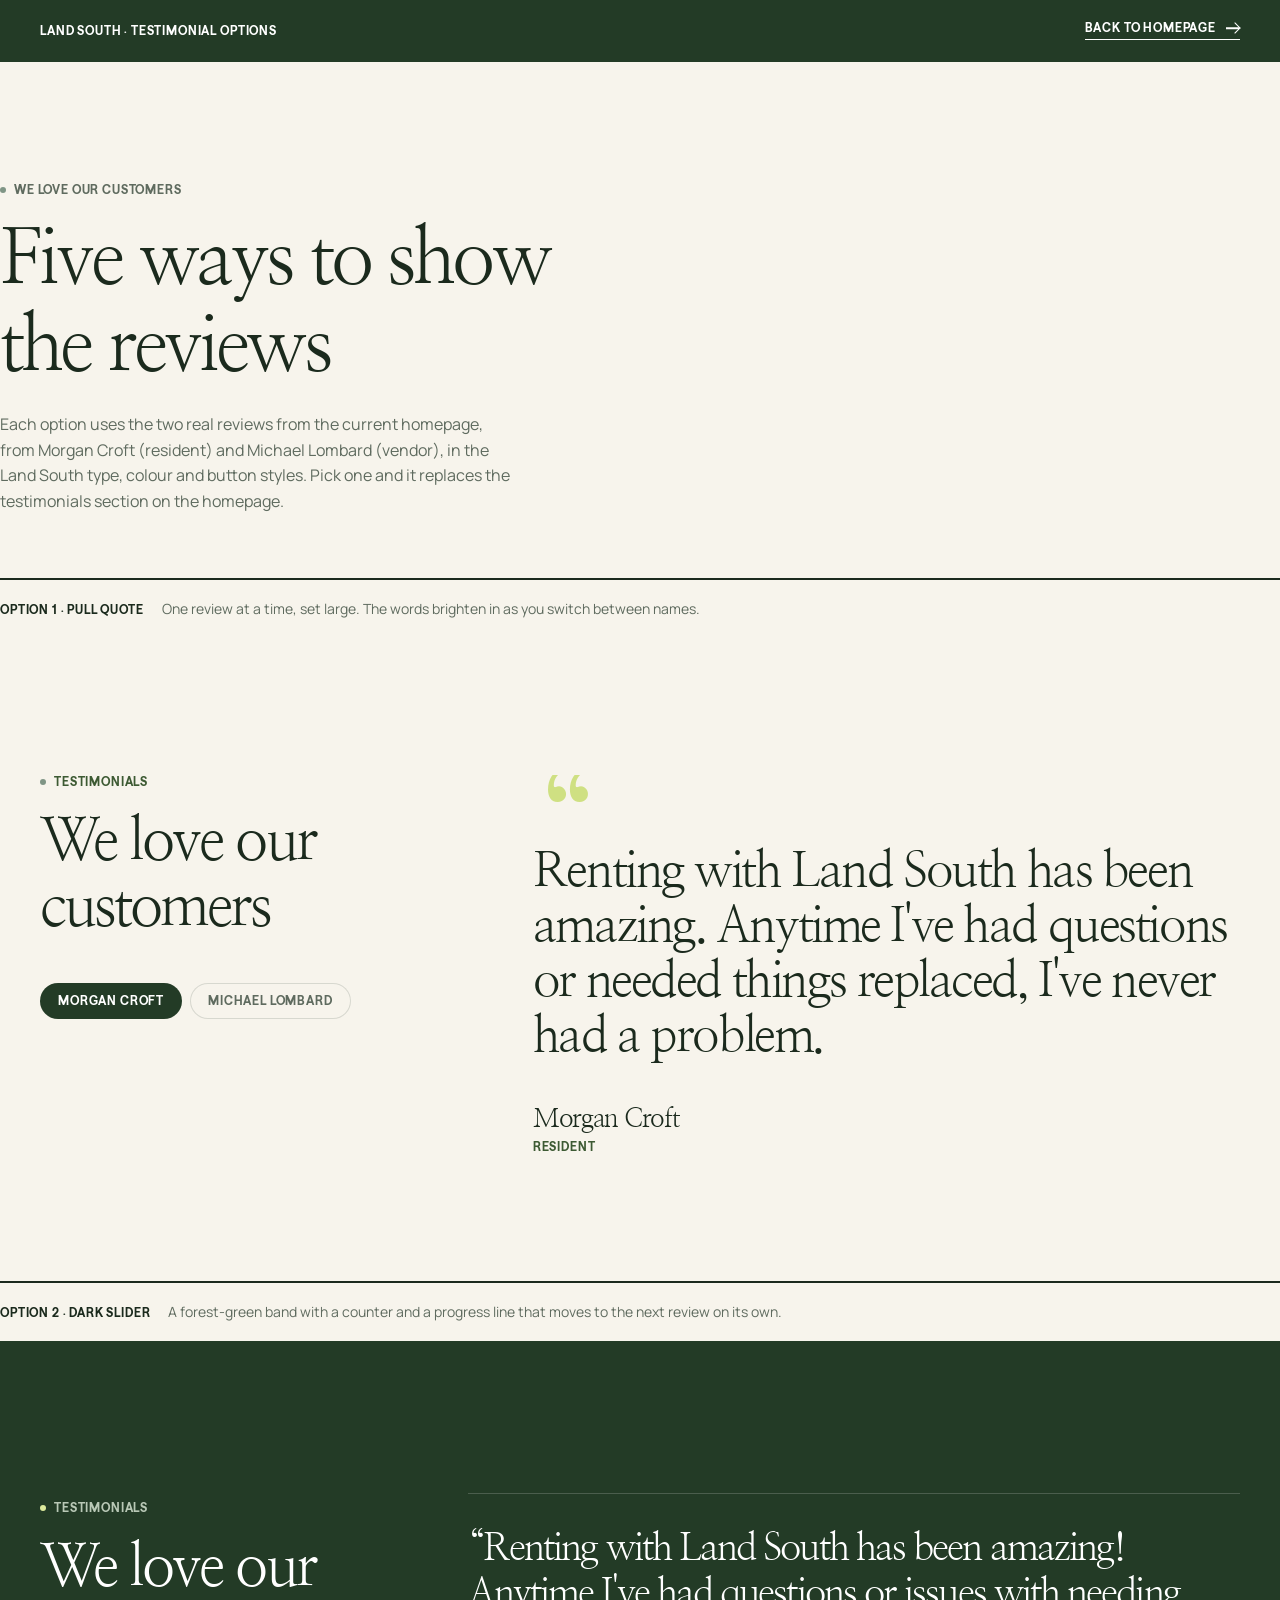
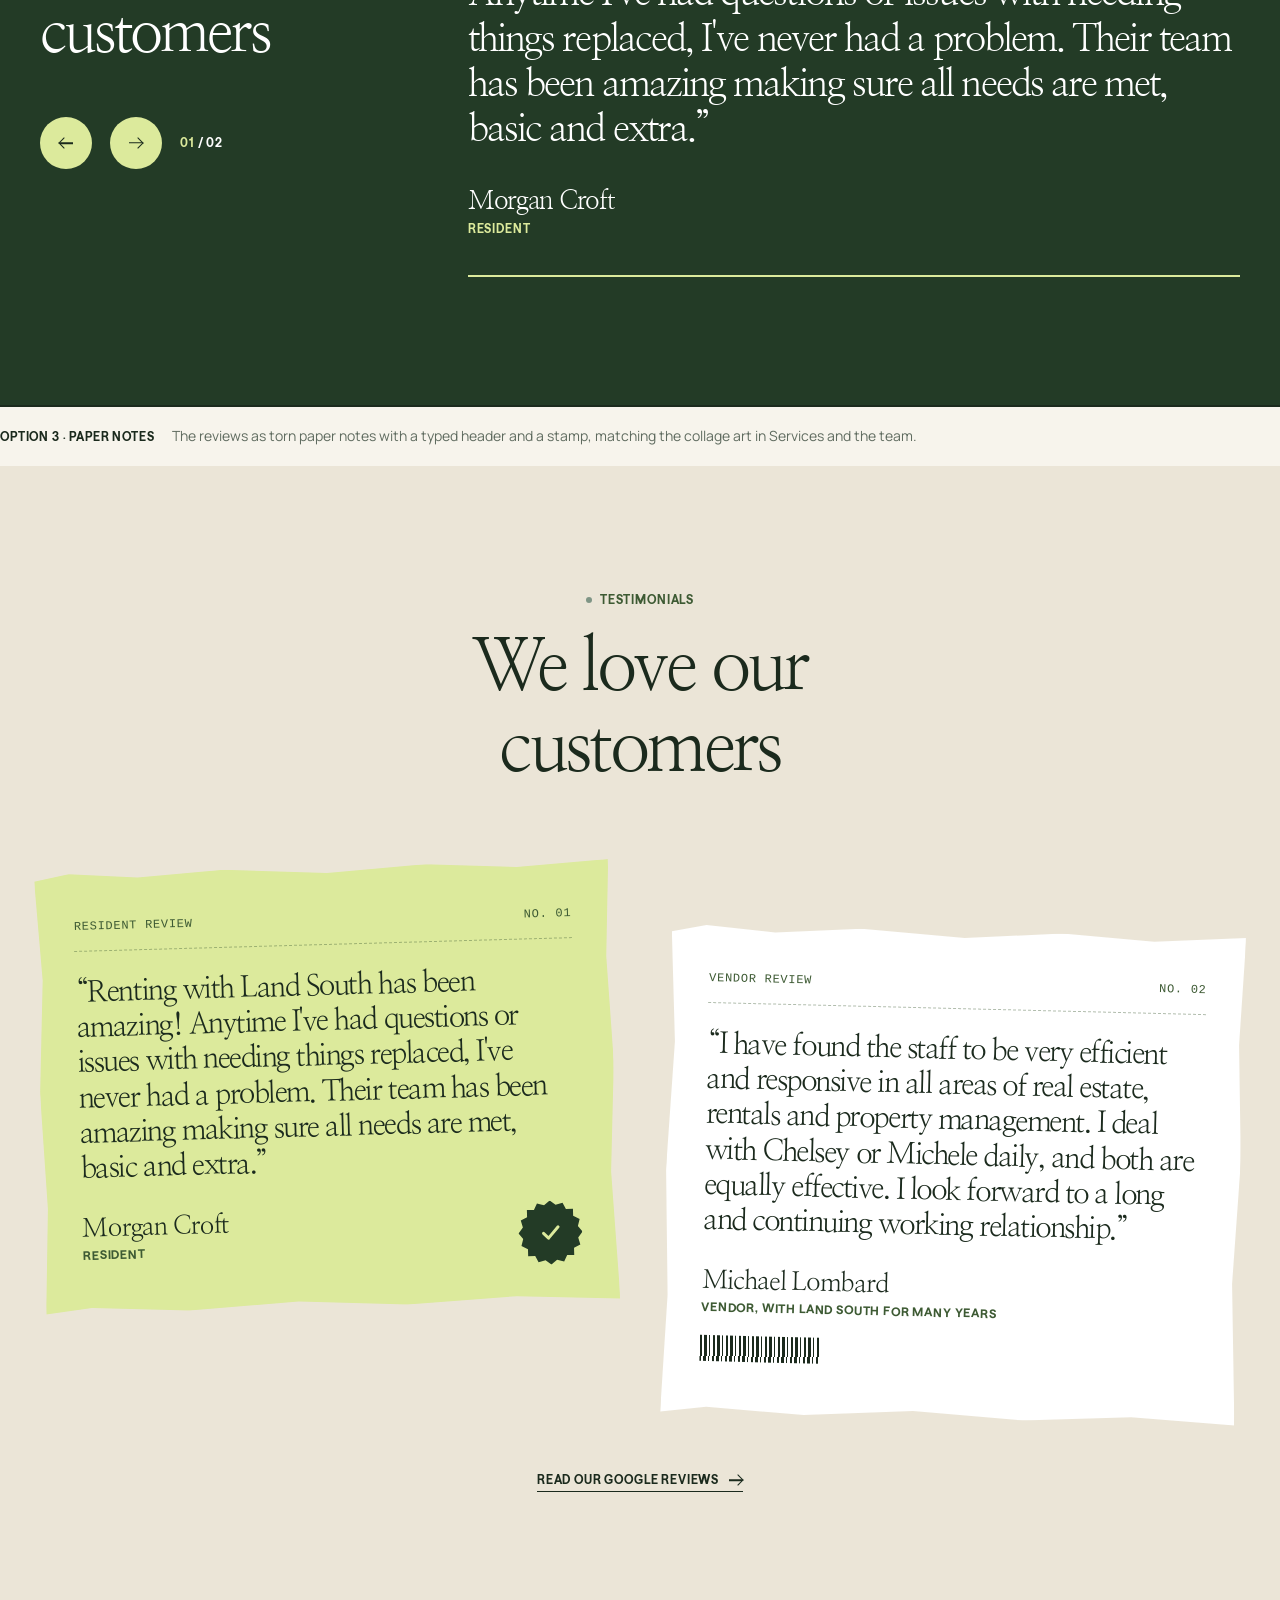
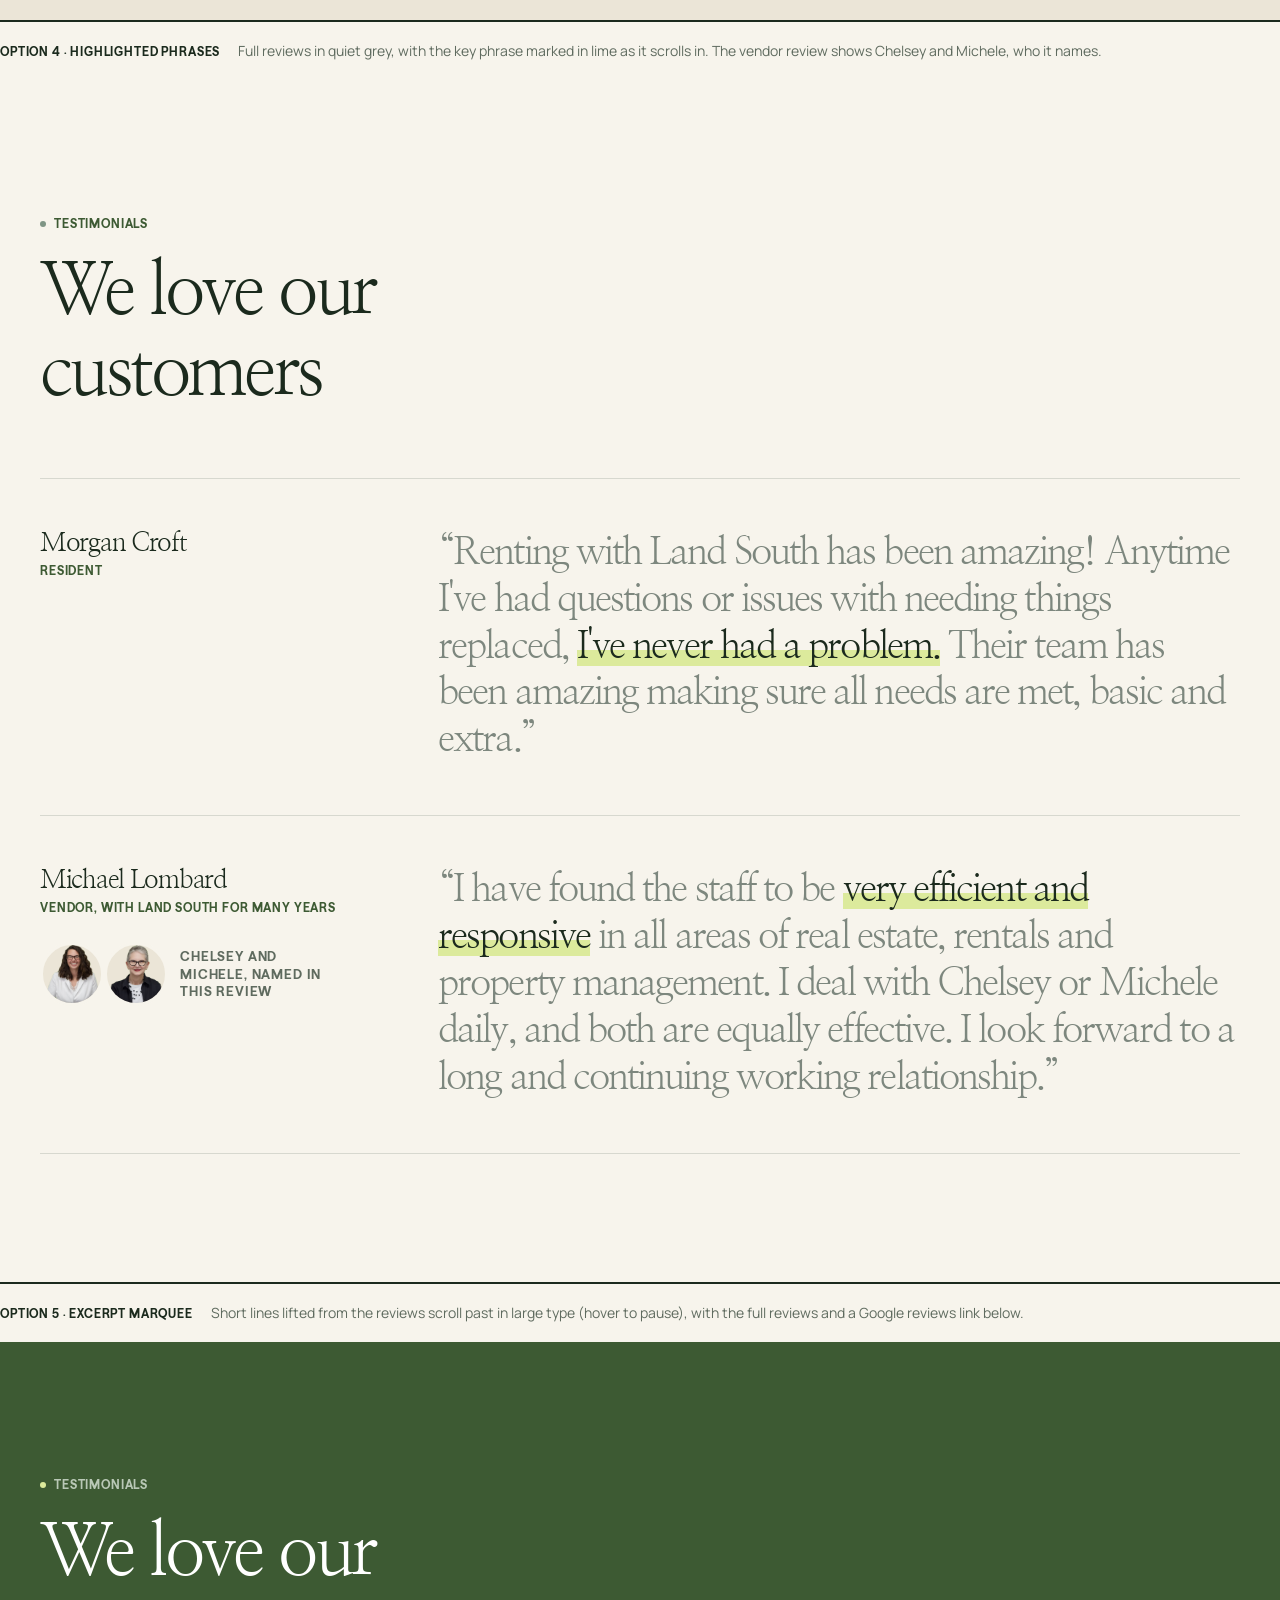
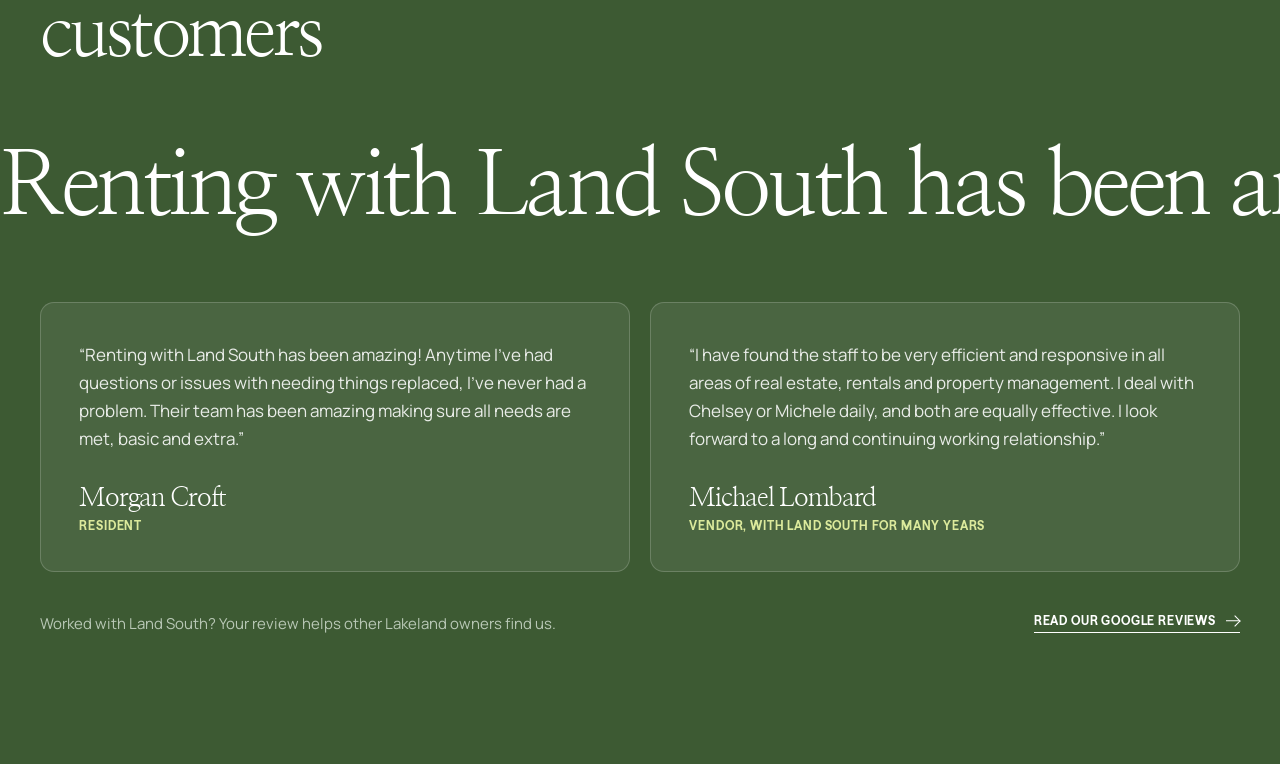
<file: testimonials.html>
<!doctype html>
<html lang="en">
<head>
<meta charset="utf-8">
<meta name="viewport" content="width=device-width, initial-scale=1">
<meta name="robots" content="noindex, nofollow">
<title>Testimonial options — Land South</title>
<link rel="preconnect" href="https://fonts.googleapis.com">
<link rel="preconnect" href="https://fonts.gstatic.com" crossorigin>
<link href="https://fonts.googleapis.com/css2?family=Nanum+Myeongjo:wght@400;700&family=Manrope:wght@400;500;600;700&display=swap" rel="stylesheet">
<link rel="stylesheet" href="styles.css?v=202611201510">
<style>
/* page chrome */
.opt-head{background:var(--forest);color:#fff;padding:22px 0}
.opt-head .wrap{display:flex;justify-content:space-between;align-items:center;gap:20px}
.opt-head p{font:var(--ui);letter-spacing:var(--ui-track);text-transform:uppercase}
.opt-intro{padding:clamp(64px,8vw,110px) 0 clamp(40px,5vw,64px)}
.opt-intro h1{font-size:clamp(44px,6vw,88px);line-height:1.13;max-width:14ch}
.opt-intro p{margin-top:20px;color:var(--muted);max-width:52ch}
.opt-label{display:flex;flex-wrap:wrap;align-items:baseline;gap:8px 18px;padding:18px 0;border-top:2px solid var(--ink)}
.opt-label b{font:var(--ui);letter-spacing:var(--ui-track);text-transform:uppercase}
.opt-label span{color:var(--muted);font-size:14px}
.opt{padding:clamp(80px,10vw,150px) 0}
.who{display:flex;flex-direction:column;gap:6px}
.who b{font:400 clamp(22px,2vw,28px)/1.13 var(--serif);letter-spacing:-.05em}
.who span{font:var(--ui);letter-spacing:var(--ui-track);text-transform:uppercase;color:var(--olive)}

/* 1. Pull quote: one large quote at a time, switched by name tabs */
.o1{background:var(--cream)}
.o1__grid{display:grid;grid-template-columns:minmax(0,1fr) minmax(0,1.7fr);gap:clamp(40px,6vw,110px);align-items:start}
.o1 .caps{font-size:clamp(40px,4.6vw,66px)}
.o1__tabs{display:flex;flex-wrap:wrap;gap:8px;margin-top:40px}
.o1__tab{border:0;background:none;cursor:pointer;font:var(--ui);letter-spacing:var(--ui-track);text-transform:uppercase;color:var(--muted);padding:12px 18px;border-radius:999px;box-shadow:inset 0 0 0 1px var(--line);transition:background .3s,color .3s,box-shadow .3s}
.o1__tab[aria-selected="true"]{background:var(--forest);color:#fff;box-shadow:none}
.o1__stage{display:grid;padding-top:8px}
.o1__q{grid-area:1/1;opacity:0;visibility:hidden;transition:opacity .6s ease,visibility 0s .6s}
.o1__q.on{opacity:1;visibility:visible;transition:opacity .6s ease .1s}
.o1__q p{font:400 clamp(32px,3.8vw,60px)/1.13 var(--serif);letter-spacing:-.05em}
.o1__q p .w{display:inline-block;opacity:.16;transition:opacity .5s ease}
.o1__q.on p .w{opacity:1}
.o1__q .who{margin-top:40px}
.o1__mark{font:400 clamp(110px,11vw,170px)/1 var(--serif);color:var(--lime-2);height:.42em;display:block;overflow:hidden;margin-bottom:12px}

/* 2. Dark slider with counter, after the Castle quote band */
.o2{background:var(--forest);color:#fff}
.o2 .tag{color:var(--sage-2)}
.o2__grid{display:grid;grid-template-columns:minmax(0,1fr) minmax(0,2.2fr);gap:clamp(40px,6vw,110px);align-items:start;margin-top:24px}
.o2__side h2{font-size:clamp(40px,4.6vw,66px);line-height:1.13}
.o2__ctrl{display:flex;align-items:center;gap:18px;margin-top:48px}
.o2__ctrl button{width:52px;height:52px;border-radius:50%;border:0;background:var(--lime);color:var(--ink);cursor:pointer;display:grid;place-items:center;transition:background .25s}
.o2__ctrl button:hover{background:var(--lime-2)}
.o2__ctrl button:first-child .arr{transform:scaleX(-1)}
.o2__count{font:var(--ui);letter-spacing:var(--ui-track)}
.o2__count b{color:var(--lime)}
.o2__stage{display:grid;border-top:1px solid var(--line-l);padding-top:32px}
.o2__q{grid-area:1/1;opacity:0;transform:translateY(18px);visibility:hidden;transition:opacity .6s ease,transform .8s cubic-bezier(.2,.7,.2,1),visibility 0s .8s}
.o2__q.on{opacity:1;transform:none;visibility:visible;transition-delay:.1s,.1s,0s}
.o2__q p{font:400 clamp(28px,3vw,46px)/1.18 var(--serif);letter-spacing:-.05em}
.o2__q .who{margin-top:36px}
.o2__q .who span{color:var(--lime)}
.o2__bar{height:2px;background:var(--line-l);margin-top:40px;position:relative;overflow:hidden}
.o2__bar i{position:absolute;inset:0;background:var(--lime);transform-origin:0 50%;transform:scaleX(0)}
.o2__bar i.run{animation:o2fill 7s linear forwards}
@keyframes o2fill{to{transform:scaleX(1)}}

/* 3. Paper notes: the collage language from the services and team art */
.o3{background:var(--sand);overflow:hidden}
.o3__notes{display:grid;grid-template-columns:1fr 1fr;gap:clamp(24px,4vw,64px);margin-top:clamp(48px,6vw,80px);align-items:start}
.note{position:relative;padding:clamp(28px,3.4vw,48px) clamp(26px,3vw,44px) clamp(34px,4vw,56px);transform:rotate(var(--r,-1.5deg));transition:transform .6s cubic-bezier(.2,.7,.2,1);
  clip-path:polygon(0 1.5%,6% 0,18% 1.2%,33% 0,51% 1.4%,68% 0,84% 1.2%,100% 0,99.2% 22%,100% 46%,99% 71%,100% 100%,82% 98.8%,63% 100%,44% 98.6%,25% 100%,8% 98.8%,0 100%,.8% 76%,0 50%,1% 24%)}
.note:hover{transform:rotate(0)}
.note--a{background:var(--lime);--r:-1.6deg}
.note--b{background:#fff;--r:1.4deg;margin-top:clamp(24px,5vw,90px)}
.note__type{font:500 12px/1.6 ui-monospace,"Courier New",monospace;letter-spacing:.06em;color:var(--olive);display:flex;justify-content:space-between;border-bottom:1px dashed rgba(61,90,51,.4);padding-bottom:14px;margin-bottom:24px}
.note p{font:400 clamp(24px,2.3vw,34px)/1.2 var(--serif);letter-spacing:-.05em}
.note .who{margin-top:28px}
.note__stamp{position:absolute;right:clamp(18px,3vw,36px);bottom:clamp(20px,3vw,36px);width:64px;height:64px;display:grid;place-items:center;background:var(--forest);color:var(--lime);
  clip-path:polygon(50% 0,59% 7%,70% 4%,75% 14%,86% 14%,86% 25%,96% 30%,93% 41%,100% 50%,93% 59%,96% 70%,86% 75%,86% 86%,75% 86%,70% 96%,59% 93%,50% 100%,41% 93%,30% 96%,25% 86%,14% 86%,14% 75%,4% 70%,7% 59%,0 50%,7% 41%,4% 30%,14% 25%,14% 14%,25% 14%,30% 4%,41% 7%)}
.note__stamp svg{width:46%;height:46%}
.note__code{display:block;width:120px;height:26px;margin-top:22px;background:repeating-linear-gradient(90deg,var(--ink) 0 2px,transparent 2px 4px,var(--ink) 4px 7px,transparent 7px 9px,var(--ink) 9px 10px,transparent 10px 13px)}

/* 4. Highlighted phrases, with the team members the vendor names */
.o4{background:var(--cream)}
.o4__rows{margin-top:clamp(40px,5vw,72px)}
.o4__row{display:grid;grid-template-columns:minmax(0,1fr) minmax(0,2.4fr);gap:clamp(28px,5vw,90px);padding:clamp(36px,4vw,56px) 0;border-top:1px solid var(--line)}
.o4__row:last-child{border-bottom:1px solid var(--line)}
.o4__row p{font:400 clamp(28px,3vw,44px)/1.22 var(--serif);letter-spacing:-.05em;color:#7d877e}
.o4__row mark{background:linear-gradient(transparent 58%,var(--lime) 58%) 0 0/0 100% no-repeat;color:var(--ink);transition:background-size 1.1s cubic-bezier(.2,.7,.2,1)}
.o4__row.in mark{background-size:100% 100%}
.o4__faces{display:flex;margin-top:22px}
.o4__faces img{width:64px;height:64px;border-radius:50%;object-fit:cover;object-position:50% 18%;background:var(--sand);border:3px solid var(--cream)}
.o4__faces img+img{margin-left:-14px}
.o4__faces small{align-self:center;margin-left:12px;font-size:13px;color:var(--muted);max-width:16ch;line-height:1.35}

/* 5. Excerpt marquee over full reviews */
.o5{background:var(--olive);color:#fff;overflow:hidden}
.o5 .tag{color:var(--sage-2)}
.o5__marquee{display:flex;width:max-content;animation:o5run 38s linear infinite;margin:clamp(40px,5vw,64px) 0}
.o5__marquee span{font:400 clamp(48px,7vw,110px)/1.1 var(--serif);letter-spacing:-.05em;white-space:nowrap;padding-right:.5em;display:flex;align-items:center;gap:.5em}
.o5__marquee span::after{content:"";width:.28em;height:.28em;border-radius:50%;background:var(--lime);flex:none}
.o5__marquee:hover{animation-play-state:paused}
@keyframes o5run{to{transform:translateX(-50%)}}
.o5__cards{display:grid;grid-template-columns:1fr 1fr;gap:20px}
.o5__card{background:rgba(255,255,255,.07);border:1px solid var(--line-l);border-radius:var(--r);padding:clamp(26px,3vw,40px);display:flex;flex-direction:column;justify-content:space-between;gap:32px}
.o5__card p{font-size:17px;line-height:1.65;color:rgba(255,255,255,.88)}
.o5__card .who span{color:var(--lime)}
.o5__foot{display:flex;justify-content:space-between;align-items:center;gap:20px;margin-top:40px;flex-wrap:wrap}
.o5__foot p{color:var(--sage-2);font-size:15px}

@media (max-width:900px){
  .o1__grid,.o2__grid,.o3__notes,.o5__cards{grid-template-columns:1fr}
  .note--b{margin-top:0}
  .o4__row{grid-template-columns:1fr;gap:18px}
  .o4__row .who{order:2}
}
@media (prefers-reduced-motion:reduce){.o5__marquee{animation:none}.o2__bar i.run{animation:none}}
</style>
</head>
<body>

<header class="opt-head">
  <div class="wrap">
    <p>Land South · testimonial options</p>
    <a class="link link--light" href="index.html">Back to homepage <i class="arr"></i></a>
  </div>
</header>

<section class="opt-intro wrap">
  <p class="tag">We love our customers</p>
  <h1>Five ways to show the reviews</h1>
  <p>Each option uses the two real reviews from the current homepage, from Morgan Croft (resident) and Michael Lombard (vendor), in the Land South type, colour and button styles. Pick one and it replaces the testimonials section on the homepage.</p>
</section>

<!-- ============ OPTION 1 ============ -->
<div class="wrap opt-label"><b>Option 1 · Pull quote</b><span>One review at a time, set large. The words brighten in as you switch between names.</span></div>
<section class="opt o1" data-o1>
  <div class="wrap o1__grid">
    <div>
    <p class="tag">Testimonials</p>
    <h2 class="caps">We love our customers</h2>
    <div class="o1__tabs" role="tablist">
      <button class="o1__tab" role="tab" aria-selected="true">Morgan Croft</button>
      <button class="o1__tab" role="tab" aria-selected="false">Michael Lombard</button>
    </div>
    </div>
    <div class="o1__stage">
      <figure class="o1__q on">
        <span class="o1__mark" aria-hidden="true">“</span>
        <p>Renting with Land South has been amazing. Anytime I've had questions or needed things replaced, I've never had a problem.</p>
        <figcaption class="who"><b>Morgan Croft</b><span>Resident</span></figcaption>
      </figure>
      <figure class="o1__q">
        <span class="o1__mark" aria-hidden="true">“</span>
        <p>I have found the staff to be very efficient and responsive in all areas of real estate, rentals and property management.</p>
        <figcaption class="who"><b>Michael Lombard</b><span>Vendor, with Land South for many years</span></figcaption>
      </figure>
    </div>
  </div>
</section>

<!-- ============ OPTION 2 ============ -->
<div class="wrap opt-label"><b>Option 2 · Dark slider</b><span>A forest-green band with a counter and a progress line that moves to the next review on its own.</span></div>
<section class="opt o2" data-o2>
  <div class="wrap o2__grid">
    <div class="o2__side">
      <p class="tag tag--light">Testimonials</p>
      <h2>We love our customers</h2>
      <div class="o2__ctrl">
        <button aria-label="Previous review"><i class="arr"></i></button>
        <button aria-label="Next review"><i class="arr"></i></button>
        <span class="o2__count"><b>01</b> / 02</span>
      </div>
    </div>
    <div>
      <div class="o2__stage">
        <figure class="o2__q on">
          <p>“Renting with Land South has been amazing! Anytime I've had questions or issues with needing things replaced, I've never had a problem. Their team has been amazing making sure all needs are met, basic and extra.”</p>
          <figcaption class="who"><b>Morgan Croft</b><span>Resident</span></figcaption>
        </figure>
        <figure class="o2__q">
          <p>“I have found the staff to be very efficient and responsive in all areas of real estate, rentals and property management. I deal with Chelsey or Michele daily, and both are equally effective.”</p>
          <figcaption class="who"><b>Michael Lombard</b><span>Vendor, with Land South for many years</span></figcaption>
        </figure>
      </div>
      <div class="o2__bar"><i></i></div>
    </div>
  </div>
</section>

<!-- ============ OPTION 3 ============ -->
<div class="wrap opt-label"><b>Option 3 · Paper notes</b><span>The reviews as torn paper notes with a typed header and a stamp, matching the collage art in Services and the team.</span></div>
<section class="opt o3">
  <div class="wrap">
    <div class="center">
      <p class="tag">Testimonials</p>
      <h2 class="caps">We love our customers</h2>
    </div>
    <div class="o3__notes">
      <figure class="note note--a">
        <div class="note__type"><span>RESIDENT REVIEW</span><span>NO. 01</span></div>
        <p>“Renting with Land South has been amazing! Anytime I've had questions or issues with needing things replaced, I've never had a problem. Their team has been amazing making sure all needs are met, basic and extra.”</p>
        <figcaption class="who"><b>Morgan Croft</b><span>Resident</span></figcaption>
        <span class="note__stamp" aria-hidden="true"><svg viewBox="0 0 24 24"><path d="M6 12.5l4 4 8-9" fill="none" stroke="currentColor" stroke-width="2.4" stroke-linecap="round" stroke-linejoin="round"/></svg></span>
      </figure>
      <figure class="note note--b">
        <div class="note__type"><span>VENDOR REVIEW</span><span>NO. 02</span></div>
        <p>“I have found the staff to be very efficient and responsive in all areas of real estate, rentals and property management. I deal with Chelsey or Michele daily, and both are equally effective. I look forward to a long and continuing working relationship.”</p>
        <figcaption class="who"><b>Michael Lombard</b><span>Vendor, with Land South for many years</span></figcaption>
        <span class="note__code" aria-hidden="true"></span>
      </figure>
    </div>
    <div class="center" style="margin-top:56px"><a class="link" href="https://www.google.com/search?q=Land+South+Properties+and+Management+Lakeland+reviews">Read our Google reviews <i class="arr"></i></a></div>
  </div>
</section>

<!-- ============ OPTION 4 ============ -->
<div class="wrap opt-label"><b>Option 4 · Highlighted phrases</b><span>Full reviews in quiet grey, with the key phrase marked in lime as it scrolls in. The vendor review shows Chelsey and Michele, who it names.</span></div>
<section class="opt o4">
  <div class="wrap">
    <p class="tag">Testimonials</p>
    <h2 class="caps">We love our customers</h2>
    <div class="o4__rows">
      <figure class="o4__row" data-mark>
        <figcaption class="who"><b>Morgan Croft</b><span>Resident</span></figcaption>
        <p>“Renting with Land South has been amazing! Anytime I've had questions or issues with needing things replaced, <mark>I've never had a problem.</mark> Their team has been amazing making sure all needs are met, basic and extra.”</p>
      </figure>
      <figure class="o4__row" data-mark>
        <figcaption class="who"><b>Michael Lombard</b><span>Vendor, with Land South for many years</span>
          <span class="o4__faces"><picture><source srcset="img/team/chelsey.avif?v=202611201510" type="image/avif"><img src="img/team/chelsey.png" alt="Chelsey Sporer"></picture><picture><source srcset="img/team/michele.avif?v=202611201510" type="image/avif"><img src="img/team/michele.png" alt="Michele Noriega"></picture><small>Chelsey and Michele, named in this review</small></span>
        </figcaption>
        <p>“I have found the staff to be <mark>very efficient and responsive</mark> in all areas of real estate, rentals and property management. I deal with Chelsey or Michele daily, and both are equally effective. I look forward to a long and continuing working relationship.”</p>
      </figure>
    </div>
  </div>
</section>

<!-- ============ OPTION 5 ============ -->
<div class="wrap opt-label"><b>Option 5 · Excerpt marquee</b><span>Short lines lifted from the reviews scroll past in large type (hover to pause), with the full reviews and a Google reviews link below.</span></div>
<section class="opt o5">
  <div class="wrap">
    <p class="tag tag--light">Testimonials</p>
    <h2 class="caps">We love our customers</h2>
  </div>
  <div class="o5__marquee" aria-hidden="true">
    <span>Renting with Land South has been amazing</span><span>Very efficient and responsive</span><span>I've never had a problem</span><span>All needs are met, basic and extra</span>
    <span>Renting with Land South has been amazing</span><span>Very efficient and responsive</span><span>I've never had a problem</span><span>All needs are met, basic and extra</span>
  </div>
  <div class="wrap">
    <div class="o5__cards">
      <figure class="o5__card">
        <p>“Renting with Land South has been amazing! Anytime I've had questions or issues with needing things replaced, I've never had a problem. Their team has been amazing making sure all needs are met, basic and extra.”</p>
        <figcaption class="who"><b>Morgan Croft</b><span>Resident</span></figcaption>
      </figure>
      <figure class="o5__card">
        <p>“I have found the staff to be very efficient and responsive in all areas of real estate, rentals and property management. I deal with Chelsey or Michele daily, and both are equally effective. I look forward to a long and continuing working relationship.”</p>
        <figcaption class="who"><b>Michael Lombard</b><span>Vendor, with Land South for many years</span></figcaption>
      </figure>
    </div>
    <div class="o5__foot">
      <p>Worked with Land South? Your review helps other Lakeland owners find us.</p>
      <a class="link link--light" href="https://www.google.com/search?q=Land+South+Properties+and+Management+Lakeland+reviews">Read our Google reviews <i class="arr"></i></a>
    </div>
  </div>
</section>

<script>
(() => {
  // 1. tabs: words brighten in one after another
  const o1 = document.querySelector('[data-o1]');
  o1.querySelectorAll('.o1__q p').forEach(p => {
    p.innerHTML = p.textContent.split(' ').map(w => `<span class="w">${w}</span>`).join(' ');
  });
  const tabs = [...o1.querySelectorAll('.o1__tab')], qs1 = [...o1.querySelectorAll('.o1__q')];
  const show1 = i => {
    tabs.forEach((t, j) => t.setAttribute('aria-selected', i === j));
    qs1.forEach((q, j) => {
      q.classList.toggle('on', i === j);
      q.querySelectorAll('.w').forEach((w, k) => w.style.transitionDelay = i === j ? `${150 + k * 35}ms` : '0ms');
    });
  };
  tabs.forEach((t, i) => t.addEventListener('click', () => show1(i)));
  show1(0);

  // 2. slider: arrows, counter and a 7s progress line that advances on its own
  const o2 = document.querySelector('[data-o2]');
  const qs2 = [...o2.querySelectorAll('.o2__q')], bar = o2.querySelector('.o2__bar i'), count = o2.querySelector('.o2__count b');
  let k = 0;
  const show2 = i => {
    k = (i + qs2.length) % qs2.length;
    qs2.forEach((q, j) => q.classList.toggle('on', j === k));
    count.textContent = String(k + 1).padStart(2, '0');
    bar.classList.remove('run'); void bar.offsetWidth; bar.classList.add('run');
  };
  const [prev, next] = o2.querySelectorAll('.o2__ctrl button');
  prev.addEventListener('click', () => show2(k - 1));
  next.addEventListener('click', () => show2(k + 1));
  bar.addEventListener('animationend', () => show2(k + 1));
  show2(0);

  // 4. lime marker sweeps across the key phrase when the row scrolls in
  const io = new IntersectionObserver(es => es.forEach(e => { if (e.isIntersecting) { e.target.classList.add('in'); io.unobserve(e.target); } }), { rootMargin: '0px 0px -25% 0px' });
  document.querySelectorAll('[data-mark]').forEach(r => io.observe(r));
})();
</script>
</body>
</html>
</file>
<file: styles.css>
@font-face{font-family:"Season Sans";src:url(fonts/SeasonSans-Bold.woff2) format("woff2"),url(fonts/SeasonSans-TRIAL-Bold.ttf) format("truetype");font-weight:700;font-display:swap}
:root{
  --forest:#233b26;
  --olive:#3d5a33;
  --sage:#7f9585;
  --sage-2:#b9c8b6;
  --lime:#dcea9c;
  --lime-2:#cfe082;
  --cream:#f7f4ec;
  --sand:#ebe5d7;
  --ink:#1b2a1d;
  --muted:#5f6b5f;
  --line:rgba(27,42,29,.14);
  --line-l:rgba(255,255,255,.18);
  --r:14px;
  --serif:"Nanum Myeongjo",Georgia,serif;
  --sans:"Manrope",system-ui,sans-serif;
  --ui:700 12px/1 "Season Sans","Helvetica Neue",Arial,sans-serif; /* buttons, nav, tags */
  --ui-track:.07em;
  --wrap:1280px;
  --gut:clamp(16px,4vw,40px);
}
*{box-sizing:border-box;margin:0;padding:0}
[hidden]{display:none!important}
picture{display:contents}
picture source{display:none}
html{scroll-behavior:smooth;-webkit-text-size-adjust:100%}
body{background:var(--cream);color:var(--ink);font:400 16px/1.6 var(--sans);-webkit-font-smoothing:antialiased;overflow-x:hidden}
img{display:block;max-width:100%}
a{color:inherit;text-decoration:none}
em,i{font-style:normal}
ol,ul{list-style:none}
.sr{position:absolute;width:1px;height:1px;overflow:hidden;clip:rect(0 0 0 0)}
.wrap{max-width:calc(var(--wrap) + var(--gut)*2);margin:0 auto;padding:0 var(--gut)}
.center{text-align:center;display:flex;flex-direction:column;align-items:center}

h1,h2,h3{font-family:var(--serif);font-weight:400;letter-spacing:-.05em;text-transform:none}
.caps{font-size:clamp(40px,5.6vw,80px);line-height:1.13;max-width:15ch}
.tag{display:inline-flex;align-items:center;gap:8px;font:var(--ui);letter-spacing:var(--ui-track);text-transform:uppercase;color:var(--olive);margin-bottom:22px}
.tag::before{content:"";width:6px;height:6px;border-radius:50%;background:var(--sage)}
.tag--light{color:var(--sage-2)}
.tag--light::before{background:var(--lime)}

/* buttons */
.btn{display:inline-flex;align-items:center;justify-content:center;gap:10px;height:50px;padding:0 24px;border-radius:999px;border:0;cursor:pointer;
  font:var(--ui);letter-spacing:var(--ui-track);text-transform:uppercase;white-space:nowrap;transition:background .25s,color .25s,box-shadow .25s}
.btn--lime{background:var(--lime);color:var(--ink)}
.btn--lime:hover{background:var(--lime-2)}
.btn--dark{background:var(--forest);color:#fff}
.btn--dark:hover{background:var(--olive)}
.btn--line{box-shadow:inset 0 0 0 1px var(--line-l);color:#fff}
.btn--line:hover{box-shadow:inset 0 0 0 1px #fff}
.btn--sm{height:42px;padding:0 18px}
.link{display:inline-flex;align-items:center;gap:10px;font:var(--ui);letter-spacing:var(--ui-track);text-transform:uppercase;color:var(--ink);padding-bottom:6px;background:linear-gradient(currentColor,currentColor) 0 100%/100% 1px no-repeat;transition:background-size .35s cubic-bezier(.2,.7,.2,1)}
.link:hover{background-size:0 1px;background-position:100% 100%}
.link:hover .arr{transform:translateX(4px)}
.link--light{color:#fff}
.arr{display:inline-block;width:14px;height:10px;position:relative;flex:none;transition:transform .35s cubic-bezier(.2,.7,.2,1)}
.arr::before{content:"";position:absolute;left:0;right:1px;top:50%;height:1.5px;background:currentColor;transform:translateY(-50%)}
.arr::after{content:"";position:absolute;right:1px;top:50%;width:7px;height:7px;border-top:1.5px solid currentColor;border-right:1.5px solid currentColor;transform:translateY(-50%) rotate(45deg)}
a:hover .arr{transform:translateX(3px)}
.dot{width:48px;height:48px;border-radius:50%;background:var(--lime);color:var(--ink);display:grid;place-items:center;flex:none;transition:background .25s}
.dot--sm{width:36px;height:36px}

/* top bar: split cells */
.top{display:grid;grid-template-columns:1fr auto auto;background:var(--forest);color:rgba(255,255,255,.82);font:var(--ui);letter-spacing:var(--ui-track);text-transform:uppercase}
.top__cell{display:flex;align-items:center;gap:22px;padding:0 var(--gut);height:40px}
.top__cell+.top__cell{border-left:1px solid var(--line-l)}
.top a:hover{color:#fff}
.top__book{display:block;line-height:40px;background:var(--lime);color:var(--ink)!important}
.top__book:hover{background:var(--lime-2)}
.top__tel{color:#fff}

/* hero */
.hero{position:relative;background:var(--cream);padding-top:24px}
.hero__bg{position:absolute;inset:0;bottom:37px;overflow:hidden;background:linear-gradient(180deg,#3f78c4 0%,#5d93d6 30%,#8db6e6 62%,#a9c9ec 100%)}
.hero__bg img{position:absolute;left:50%;bottom:calc(-1 * clamp(0px,9vw,150px));width:max(100%,1100px);height:auto;transform:translateX(-50%);
  -webkit-mask-image:linear-gradient(180deg,transparent 0%,#000 26%);mask-image:linear-gradient(180deg,transparent 0%,#000 26%)}
.hero__bg::after{content:"";position:absolute;inset:0;background:linear-gradient(180deg,rgba(30,60,110,.12),rgba(0,0,0,0) 45%)}
.hero::after{content:"";position:absolute;left:0;right:0;bottom:0;height:37px;background:var(--cream)}

.pill{position:sticky;top:16px;z-index:60;margin:0 auto;width:min(1120px,calc(100% - var(--gut)*2));display:flex;align-items:center;gap:28px;
  background:rgba(255,255,255,.94);backdrop-filter:blur(14px);border-radius:var(--r);padding:12px 12px 12px 22px;box-shadow:0 8px 30px rgba(20,40,60,.10)}
.pill__logo img{height:44px;width:auto;filter:brightness(0) saturate(100%) invert(16%) sepia(18%) saturate(900%) hue-rotate(80deg)}
.pill__links{display:flex;gap:26px;margin-left:auto;font:var(--ui);letter-spacing:var(--ui-track);text-transform:uppercase;color:var(--ink)}
.pill__links a{position:relative;padding:4px 0;white-space:nowrap}
.pill__links a::after{content:"";position:absolute;left:0;right:0;bottom:-2px;height:1.5px;background:var(--olive);transform:scaleX(0);transform-origin:left;transition:transform .3s}
.pill__links a:hover::after{transform:scaleX(1)}
.pill__cta{border-radius:10px}
.pill__burger{display:none;width:44px;height:44px;border:0;background:var(--lime);border-radius:10px;cursor:pointer;position:relative;margin-left:auto}
.pill__burger span{position:absolute;left:13px;right:13px;height:1.5px;background:var(--ink);transition:transform .3s,top .3s}
.pill__burger span:first-child{top:18px}.pill__burger span:last-child{top:25px}
.pill__sheet{display:none}

.hero__mid{position:relative;z-index:2;text-align:center;color:#fff;padding:clamp(40px,7vw,90px) var(--gut) 0;display:flex;flex-direction:column;align-items:center}
.hero__h{font-size:clamp(30px,calc((100vw - 2 * var(--gut)) / 9.2),104px);font-weight:700;line-height:1.02;text-shadow:0 2px 40px rgba(30,60,100,.16)}
.mark__w{display:block;white-space:nowrap}
.hero__sub{font-size:17px;color:#fff;margin-top:clamp(16px,1.8vw,24px);text-shadow:0 1px 14px rgba(20,50,90,.45)}
.search{margin-top:30px;display:flex;align-items:center;gap:10px;background:#fff;color:var(--ink);border-radius:999px;padding:7px 7px 7px 22px;width:min(560px,100%);box-shadow:0 10px 40px rgba(20,40,60,.14)}
.search svg{width:22px;height:22px;flex:none;color:var(--olive)}
.search input{flex:1;min-width:0;border:0;outline:0;font:400 16px var(--sans);color:var(--ink);background:none;height:46px}
.search input::placeholder{color:#8a948a}

.quick{position:relative;z-index:3;display:grid;grid-template-columns:auto repeat(4,1fr);align-items:stretch;width:min(1120px,calc(100% - var(--gut)*2));margin:clamp(200px,30vw,440px) auto 0;background:#fff;border-radius:var(--r);box-shadow:0 14px 40px rgba(20,40,30,.1);overflow:hidden}
.quick__label{display:flex;align-items:center;padding:0 22px;white-space:nowrap;font:var(--ui);letter-spacing:var(--ui-track);text-transform:uppercase;color:var(--muted);background:var(--sand)}
.qcard{display:flex;align-items:center;justify-content:space-between;gap:12px;height:74px;padding:0 14px 0 22px;font:var(--ui);letter-spacing:var(--ui-track);text-transform:uppercase;color:var(--ink);white-space:nowrap;transition:background .25s}
.qcard+.qcard{border-left:1px solid var(--line)}
.qcard:hover{background:var(--cream)}
.qcard:hover .dot{background:var(--lime-2)}

/* sections */
section{scroll-margin-top:100px}
.services,.about,.areas,.love,.blog{padding:clamp(96px,12vw,170px) 0}

/* services: numbered rows */
.services{padding-top:clamp(80px,10vw,140px)}
.intro{display:grid;grid-template-columns:1fr 1fr;gap:20px 60px;align-items:end;margin-bottom:64px}
.intro .tag{grid-column:1/-1;margin-bottom:0}
.intro__p{color:var(--muted);font-size:17px;max-width:44ch;justify-self:end}
/* stacking service panels: each one slides up over the last (Figma 13:18) */
.services{padding-bottom:0}
.stack{list-style:none;margin:0;padding:0}
.panel{position:sticky;top:0;height:100vh;height:100svh;min-height:620px;background:var(--cream);border-top:2px solid var(--ink);display:grid;grid-template-columns:minmax(0,1fr) 333px minmax(0,1fr);align-items:center;column-gap:24px;padding:0 100px}
.panel__h{font-size:clamp(48px,calc(9.6vw - 58px),88px);line-height:1.13;color:var(--ink);max-width:460px}
.panel__img{width:333px;height:333px;object-fit:contain}
.panel__p{justify-self:end;width:100%;max-width:372px;font-size:18px;line-height:1.77;letter-spacing:-.01em;color:var(--muted)}

/* about: team portraits, then the copy with stamp badges */
.about{background:var(--sand)}
.xlab{font:var(--ui);letter-spacing:var(--ui-track);text-transform:uppercase;color:var(--olive);margin-bottom:18px}
/* 5. stamp badges */
.x5{display:grid;grid-template-columns:minmax(0,1fr) minmax(0,1.1fr);gap:clamp(40px,6vw,96px);max-width:1080px;margin:0 auto;align-items:center}
.x5 .link{margin-top:28px}
.x5__lead{font:400 clamp(17px,1.4vw,20px)/1.7 var(--sans);color:var(--ink)}
.x5__badges{list-style:none;display:grid;grid-template-columns:repeat(3,1fr);gap:clamp(12px,2vw,28px);text-align:center}
.x5__badges li{display:flex;flex-direction:column;align-items:center;gap:16px}
.x5__b{width:clamp(88px,8.5vw,120px);aspect-ratio:1;display:grid;place-items:center;clip-path:polygon(100.0% 50.0%,95.1% 55.9%,98.3% 62.9%,92.0% 67.4%,93.3% 75.0%,86.1% 77.7%,85.4% 85.4%,77.7% 86.1%,75.0% 93.3%,67.4% 92.0%,62.9% 98.3%,55.9% 95.1%,50.0% 100.0%,44.1% 95.1%,37.1% 98.3%,32.6% 92.0%,25.0% 93.3%,22.3% 86.1%,14.6% 85.4%,13.9% 77.7%,6.7% 75.0%,8.0% 67.4%,1.7% 62.9%,4.9% 55.9%,0.0% 50.0%,4.9% 44.1%,1.7% 37.1%,8.0% 32.6%,6.7% 25.0%,13.9% 22.3%,14.6% 14.6%,22.3% 13.9%,25.0% 6.7%,32.6% 8.0%,37.1% 1.7%,44.1% 4.9%,50.0% 0.0%,55.9% 4.9%,62.9% 1.7%,67.4% 8.0%,75.0% 6.7%,77.7% 13.9%,85.4% 14.6%,86.1% 22.3%,93.3% 25.0%,92.0% 32.6%,98.3% 37.1%,95.1% 44.1%);transition:transform .6s cubic-bezier(.2,.7,.2,1)}
.x5__badges li:hover .x5__b{transform:rotate(-14deg) scale(1.05)}
.x5__b svg{width:40%;height:40%}
.x5__b--1{background:var(--lime);color:var(--forest)}
.x5__b--2{background:var(--sage-2);color:var(--forest)}
.x5__b--3{background:var(--olive);color:var(--lime)}
.x5__badges b{font:var(--ui);letter-spacing:var(--ui-track);text-transform:uppercase}
.team{list-style:none;display:grid;grid-template-columns:repeat(4,1fr);gap:clamp(14px,2vw,28px) clamp(14px,2vw,24px);max-width:1180px;margin:64px auto 80px}
.mate{outline:0;cursor:default}
.mate__art{position:relative;aspect-ratio:4/5;margin-bottom:18px}
.mate__art img{position:absolute;left:50%;bottom:0;width:auto;height:auto;max-width:94%;max-height:84%;transform:translateX(-50%);z-index:2;
  filter:grayscale(1) sepia(.22) contrast(1.08) brightness(1.02);transition:filter .7s cubic-bezier(.2,.7,.2,1),transform .9s cubic-bezier(.2,.7,.2,1)}
.mate__name{font-size:clamp(24px,2.1vw,30px);line-height:1.13}
.mate__role{margin-top:10px;font:var(--ui);letter-spacing:var(--ui-track);text-transform:uppercase;color:var(--olive)}
/* colour accents: hidden while monochrome, they pop in behind the portrait */
.acc{position:absolute;z-index:1;opacity:0;transition:opacity .5s ease,transform .7s cubic-bezier(.2,.7,.2,1)}
.acc--blob{width:80%;left:10%;top:6%;fill:var(--lime);transform:scale(.8) rotate(-12deg)}
.mate--v3 .acc--blob{fill:var(--sage-2);left:14%;top:4%}
.acc--badge{z-index:3;right:4%;bottom:12%;width:22%;aspect-ratio:1;display:grid;place-items:center;background:var(--olive);color:#fff;clip-path:polygon(100.0% 50.0%,94.6% 55.9%,98.3% 62.9%,91.6% 67.2%,93.3% 75.0%,85.7% 77.4%,85.4% 85.4%,77.4% 85.7%,75.0% 93.3%,67.2% 91.6%,62.9% 98.3%,55.9% 94.6%,50.0% 100.0%,44.1% 94.6%,37.1% 98.3%,32.8% 91.6%,25.0% 93.3%,22.6% 85.7%,14.6% 85.4%,14.3% 77.4%,6.7% 75.0%,8.4% 67.2%,1.7% 62.9%,5.4% 55.9%,0.0% 50.0%,5.4% 44.1%,1.7% 37.1%,8.4% 32.8%,6.7% 25.0%,14.3% 22.6%,14.6% 14.6%,22.6% 14.3%,25.0% 6.7%,32.8% 8.4%,37.1% 1.7%,44.1% 5.4%,50.0% 0.0%,55.9% 5.4%,62.9% 1.7%,67.2% 8.4%,75.0% 6.7%,77.4% 14.3%,85.4% 14.6%,85.7% 22.6%,93.3% 25.0%,91.6% 32.8%,98.3% 37.1%,94.6% 44.1%);transform:scale(.4) rotate(-40deg)}
.acc--badge svg{width:62%;height:62%}
.mate--v4 .acc--badge{background:var(--forest);color:var(--lime);right:4%;left:auto;bottom:16%}
.acc--note{right:0;top:2%;width:44%;padding:10px 12px 14px;background:var(--lime);color:var(--olive);font:500 clamp(9px,.75vw,11px)/1.55 ui-monospace,"Courier New",monospace;letter-spacing:.04em;white-space:nowrap;
  clip-path:polygon(0 3%,8% 0,22% 2%,40% 0,61% 3%,80% 0,100% 2%,98% 30%,100% 58%,97% 86%,100% 100%,70% 97%,44% 100%,20% 97%,0 100%,2% 70%,0 40%);transform:translateY(14px) rotate(4deg)}
.mate--v4 .acc--note{background:var(--sage-2);color:var(--forest);left:0;right:auto;transform:translateY(14px) rotate(-5deg)}
.acc--code{right:2%;top:calc(2% + 104px);width:40%;height:9%;background:repeating-linear-gradient(90deg,var(--forest) 0 2px,transparent 2px 4px,var(--forest) 4px 7px,transparent 7px 9px,var(--forest) 9px 10px,transparent 10px 13px);transform:translateY(14px)}
.acc--home{z-index:3;right:4%;bottom:12%;width:20%;aspect-ratio:1;border-radius:50%;background:var(--lime);color:var(--forest);display:grid;place-items:center;transform:scale(.4) rotate(-20deg)}
.acc--home svg{width:52%;height:52%}
.mate:hover .mate__art img,.mate:focus-visible .mate__art img,.mate.on .mate__art img{filter:none;transform:translateX(-50%) scale(1.03)}
.mate:hover .acc,.mate:focus-visible .acc,.mate.on .acc{opacity:1;transform:none}
.mate:hover .acc--badge,.mate:focus-visible .acc--badge,.mate.on .acc--badge{transition-delay:.12s}
.mate:hover .acc--home,.mate:focus-visible .acc--home,.mate.on .acc--home{transition-delay:.12s}
.mate:focus-visible .mate__name{text-decoration:underline;text-decoration-thickness:1px;text-underline-offset:6px}

/* figures */
.figures{position:relative;color:#fff;padding:clamp(96px,11vw,160px) 0;overflow:hidden;background:var(--forest)}
.figures__bg{position:absolute;inset:0}
.figures__bg img{width:100%;height:100%;object-fit:cover;object-position:50% 40%;opacity:.28;filter:grayscale(.3)}
.figures .wrap{position:relative}
.stairs{--h:clamp(360px,34vw,520px);display:grid;grid-template-columns:repeat(3,minmax(0,1fr));gap:clamp(12px,1.6vw,22px);align-items:end;margin-top:clamp(40px,5vw,72px)}
.stair{position:relative;overflow:hidden;background:#fff;color:var(--ink);padding:clamp(18px,2.2vw,32px) clamp(18px,2.2vw,32px) clamp(20px,2.4vw,34px) clamp(24px,2.6vw,38px);display:flex;flex-direction:column;justify-content:space-between}
.stair--1{height:var(--h)}
.stair--2{height:calc(var(--h)*.8)}
.stair--3{height:calc(var(--h)*.62)}
.stair__bar{position:absolute;left:0;top:0;bottom:0;width:7px;transform-origin:50% 0;transform:scaleY(var(--fill,1))}
.stair--1 .stair__bar{background:var(--olive)}
.stair--2 .stair__bar{background:var(--sage)}
.stair--3 .stair__bar{background:var(--lime-2)}
.stair__top{display:flex;justify-content:space-between;gap:12px}
.stair__num{font:400 clamp(34px,3.4vw,56px)/1.04 var(--serif);letter-spacing:-.05em;min-width:0}
.stair__corner{width:22px;height:22px;flex:none;fill:none;stroke:var(--sage);stroke-width:1}
.stair__label{font:var(--ui);letter-spacing:var(--ui-track);text-transform:uppercase;line-height:1.5;color:var(--olive);max-width:22em}

/* areas */
.towns{display:flex;flex-wrap:wrap;justify-content:center;gap:12px;max-width:1000px;margin:56px auto}
.towns a{display:block;font:400 clamp(26px,2.8vw,40px)/1 var(--serif);padding:16px 28px;border-radius:999px;background:#fff;box-shadow:inset 0 0 0 1px var(--line);transition:background .25s,box-shadow .25s}
.towns a:hover{background:var(--lime);box-shadow:inset 0 0 0 1px var(--lime)}

/* testimonials */
.love{background:var(--sand)}
.love__more{margin-top:56px}
.love{overflow:hidden}
.who{display:flex;flex-direction:column;gap:6px}
.who b{font:400 clamp(22px,2vw,28px)/1.13 var(--serif);letter-spacing:-.05em}
.who span{font:var(--ui);letter-spacing:var(--ui-track);text-transform:uppercase;color:var(--olive)}
/* 3. Paper notes: the collage language from the services and team art */
.notes{display:grid;grid-template-columns:1fr 1fr;gap:clamp(24px,4vw,64px);margin-top:clamp(48px,6vw,80px);align-items:start}
.note{position:relative;padding:clamp(28px,3.4vw,48px) clamp(26px,3vw,44px) clamp(34px,4vw,56px);transform:rotate(var(--r,-1.5deg));transition:transform .6s cubic-bezier(.2,.7,.2,1);
  clip-path:polygon(0 1.5%,6% 0,18% 1.2%,33% 0,51% 1.4%,68% 0,84% 1.2%,100% 0,99.2% 22%,100% 46%,99% 71%,100% 100%,82% 98.8%,63% 100%,44% 98.6%,25% 100%,8% 98.8%,0 100%,.8% 76%,0 50%,1% 24%)}
.note:hover{transform:rotate(0)}
.note--a{background:var(--lime);--r:-1.6deg}
.note--b{background:#fff;--r:1.4deg;margin-top:clamp(24px,5vw,90px)}
.note__type{font:500 12px/1.6 ui-monospace,"Courier New",monospace;letter-spacing:.06em;color:var(--olive);display:flex;justify-content:space-between;border-bottom:1px dashed rgba(61,90,51,.4);padding-bottom:14px;margin-bottom:24px}
.note p{font:400 clamp(24px,2.3vw,34px)/1.2 var(--serif);letter-spacing:-.05em}
.note .who{margin-top:28px}
.note__stamp{position:absolute;right:clamp(18px,3vw,36px);bottom:clamp(20px,3vw,36px);width:64px;height:64px;display:grid;place-items:center;background:var(--forest);color:var(--lime);
  clip-path:polygon(50% 0,59% 7%,70% 4%,75% 14%,86% 14%,86% 25%,96% 30%,93% 41%,100% 50%,93% 59%,96% 70%,86% 75%,86% 86%,75% 86%,70% 96%,59% 93%,50% 100%,41% 93%,30% 96%,25% 86%,14% 86%,14% 75%,4% 70%,7% 59%,0 50%,7% 41%,4% 30%,14% 25%,14% 14%,25% 14%,30% 4%,41% 7%)}
.note__stamp svg{width:46%;height:46%}
.note__code{display:block;width:120px;height:26px;margin-top:22px;background:repeating-linear-gradient(90deg,var(--ink) 0 2px,transparent 2px 4px,var(--ink) 4px 7px,transparent 7px 9px,var(--ink) 9px 10px,transparent 10px 13px)}

/* blog */
.blog{background:var(--sand)}
.split .caps{max-width:20ch;font-size:clamp(40px,4.6vw,66px)}
.split{display:flex;justify-content:space-between;align-items:flex-end;gap:30px;margin-bottom:56px}
.posts{display:grid;grid-template-columns:repeat(3,1fr);gap:20px}
.post{background:#fff;border-radius:var(--r);overflow:hidden;padding-bottom:26px}
.post__img{aspect-ratio:3/2;overflow:hidden}
.post__img img{width:100%;height:100%;object-fit:cover;transition:transform .8s cubic-bezier(.2,.7,.2,1)}
.post:hover .post__img img{transform:scale(1.05)}
.post__meta{display:flex;justify-content:space-between;align-items:center;padding:20px 22px 10px;font-size:13px;color:var(--muted)}
.post h3{padding:0 22px;font-size:26px;line-height:1.1}

/* proud */
.proud{background:var(--sage);color:#fff}
.proud__in{display:flex;align-items:center;gap:48px;padding-top:34px;padding-bottom:34px}
.proud .tag{margin:0 auto 0 0;color:#fff}
.proud img{height:52px;width:auto}
.proud__txt{font-weight:700;font-size:15px;line-height:1.2}

/* cta */
.cta{background:var(--forest);color:#fff;padding:clamp(96px,11vw,150px) 0}
.cta__in{display:grid;grid-template-columns:1fr 1fr;gap:clamp(40px,6vw,96px);align-items:start}
.cta .caps{max-width:14ch}
.cta__p{color:rgba(255,255,255,.75);max-width:44ch;margin-top:24px}
.cta__alt{display:flex;flex-wrap:wrap;gap:28px;margin-top:36px}
.form{background:#fff;color:var(--ink);border-radius:var(--r);padding:clamp(24px,3vw,40px);display:flex;flex-direction:column;gap:16px}
.form__row{display:grid;grid-template-columns:1fr 1fr;gap:16px}
.form label{display:flex;flex-direction:column;gap:8px}
.form label span{font:var(--ui);letter-spacing:var(--ui-track);text-transform:uppercase;color:var(--muted)}
.form input{height:52px;border:0;border-radius:10px;background:var(--cream);padding:0 16px;font:400 16px var(--sans);color:var(--ink);outline:0;box-shadow:inset 0 0 0 1px transparent;transition:box-shadow .2s}
.form input:focus{box-shadow:inset 0 0 0 1.5px var(--olive)}
.form .btn{margin-top:8px;width:100%;height:56px}
.form__done{background:var(--lime);border-radius:10px;padding:14px 16px;font-size:14px}

/* footer */
.foot{background:var(--forest);color:rgba(255,255,255,.75);font-size:14px;border-top:1px solid var(--line-l);padding-top:72px;overflow:hidden}
.foot__cols{display:grid;grid-template-columns:1.2fr 1fr 1.2fr 1.1fr;gap:40px}
.foot__cols>div{display:flex;flex-direction:column;gap:10px;align-items:flex-start}
.foot__cols>.foot__areas{display:grid;grid-template-columns:1fr 1fr;column-gap:20px;row-gap:10px;align-content:start}
.foot__areas .foot__h{grid-column:1/-1}
.foot__brand p{margin-bottom:4px}
.foot__brand a{color:#fff;font-weight:600}
.foot__muted{color:var(--sage-2)}
.foot__h{font-weight:700;color:#fff;margin-bottom:6px}
.foot a:hover{color:#fff}
.social{display:flex;gap:8px;margin-top:12px}
.social a{width:36px;height:36px;border-radius:50%;box-shadow:inset 0 0 0 1px var(--line-l);display:grid;place-items:center;font-size:12px;font-weight:600}
.social a:hover{background:var(--lime);color:var(--ink);box-shadow:none}
.foot__mark{font:400 clamp(64px,17.5vw,280px)/.8 var(--serif);letter-spacing:-.05em;color:var(--olive);text-align:center;white-space:nowrap;margin:72px 0 0;transform:translateY(8%)}
.foot__base{display:flex;justify-content:space-between;align-items:center;padding:22px 0 26px;border-top:1px solid var(--line-l);font-size:13px;position:relative;background:var(--forest)}
.foot__badges{display:flex;gap:18px;align-items:center}
.foot__badges img{height:30px;width:auto;filter:brightness(0) invert(1) opacity(.7)}

/* motion */
/* hero lines rise in with pure CSS, so they never wait for the script to download */
@keyframes rise{from{transform:translateY(40px);opacity:0}to{transform:none;opacity:1}}
.mark__w{animation:rise 1.2s cubic-bezier(.2,.7,.2,1) .1s both}
.mark__w:nth-child(2){animation-delay:.22s}
.mark__w:nth-child(3){animation-delay:.34s}
[data-rise] .ln{display:block;overflow:hidden;padding-bottom:.08em;margin-bottom:-.08em}
[data-rise] .ln__i{display:block;transform:translateY(105%);transition:transform 1s cubic-bezier(.2,.7,.2,1)}
[data-rise].in .ln__i{transform:none}
[data-in]{opacity:0;transform:translateY(30px);transition:opacity .9s ease,transform .9s cubic-bezier(.2,.7,.2,1),background .3s,padding .4s cubic-bezier(.2,.7,.2,1)}
[data-in].in{opacity:1;transform:none}
@keyframes riseSm{from{transform:translateY(16px);opacity:0}to{transform:none;opacity:1}}
.qcard{animation:riseSm 1s cubic-bezier(.2,.7,.2,1) both}
.qcard:nth-of-type(1){animation-delay:.45s}.qcard:nth-of-type(2){animation-delay:.53s}.qcard:nth-of-type(3){animation-delay:.61s}.qcard:nth-of-type(4){animation-delay:.69s}
.flat *{transition:none!important}
.flat .mark__w,.flat .qcard,.flat [data-in],.flat [data-rise] .ln__i{opacity:1!important;transform:none!important;animation:none!important}
@media (prefers-reduced-motion:reduce){.mark__w,.qcard,[data-in],[data-rise] .ln__i{transition:none!important;animation:none!important;opacity:1!important;transform:none!important}}

/* tablet */
@media (max-width:1100px){
  .pill__links{display:none}
  .pill__cta{margin-left:auto}
  .pill__burger{display:block;margin-left:0}
  .pill__sheet{display:flex;flex-direction:column;position:absolute;left:0;right:0;top:calc(100% + 8px);background:#fff;border-radius:var(--r);padding:8px 22px 22px;
    box-shadow:0 20px 50px rgba(20,40,30,.16);opacity:0;transform:translateY(-6px);pointer-events:none;transition:opacity .3s,transform .3s}
  .pill__sheet a:not(.btn){font:var(--ui);letter-spacing:var(--ui-track);text-transform:uppercase;padding:20px 0;border-bottom:1px solid var(--line)}
  .pill__sheet .btn{margin-top:18px}
  .menu .pill__sheet{opacity:1;transform:none;pointer-events:auto}
  .menu .pill__burger span:first-child{top:21px;transform:rotate(45deg)}
  .menu .pill__burger span:last-child{top:21px;transform:rotate(-45deg)}
  .quick{grid-template-columns:repeat(2,1fr)}
  .quick__label{grid-column:1/-1;height:44px;padding:0 22px}
  .qcard:nth-of-type(3){border-left:0}
  .qcard:nth-of-type(n+3){border-top:1px solid var(--line)}
  .hero__bg{bottom:74px}
  .hero::after{height:74px}
  .cta__in{grid-template-columns:1fr}
  .panel{padding:0 48px;grid-template-columns:minmax(0,1fr) 260px minmax(0,1fr)}
  .panel__img{width:260px;height:260px}
  .panel__p{max-width:340px;font-size:17px}
  .foot__cols{grid-template-columns:1fr 1fr}
}

/* phone */
@media (max-width:720px){
  body{font-size:15px}
  .caps{font-size:clamp(38px,11vw,52px);line-height:1.13}
  .top{grid-template-columns:1fr auto}
  .top__links{display:none}
  .top__cell{padding:0 16px;font-size:12px}
  .top__book{border-left:0!important}
  .hero{padding-top:12px}
  .top__long{display:none}
  .pill{top:10px;padding:8px 8px 8px 14px;gap:10px}
  .pill__logo img{height:36px}
  .pill__cta{display:none}
  .pill__burger{margin-left:auto}
  .hero__mid{padding-top:56px}
  .hero__sub{font-size:14px;max-width:30ch}
  .search{flex-wrap:wrap;border-radius:22px;padding:8px;gap:0}
  .search svg{margin-left:12px}
  .search input{width:calc(100% - 40px);flex:none;padding-left:10px}
  .search .btn{width:100%}
  .quick{margin-top:150px}
  .qcard{height:64px;padding:0 10px 0 16px;font-size:11px;white-space:normal}
  .hero__bg{bottom:96px}
  .hero::after{height:96px}
  .form__row{grid-template-columns:1fr}
  .hero__bg img{width:max(100%,640px)}
  .intro{grid-template-columns:1fr;margin-bottom:40px}
  .intro__p{justify-self:start;font-size:16px}
  .acc--note{width:60%;padding:8px 9px 11px;font-size:8px;white-space:nowrap;overflow:hidden}
  .acc--code{top:calc(2% + 66px);width:46%}
  .x5{grid-template-columns:1fr;gap:36px}
  .x5__badges{gap:10px}
  .x5__badges b{font-size:10px}
  .notes{grid-template-columns:1fr}
  .note--b{margin-top:0}
  .stairs{grid-template-columns:1fr;row-gap:12px}
  .stair{height:auto!important;min-height:190px}
  .stair__num{font-size:clamp(38px,11vw,50px)}
  .towns{gap:8px;margin:40px 0}
  .towns a{font-size:24px;padding:12px 20px}
  .split{flex-direction:column;align-items:flex-start;margin-bottom:40px}
  .posts{grid-template-columns:1fr}
  .post h3{font-size:24px}
  .proud__in{flex-wrap:wrap;gap:20px 32px}
  .proud .tag{flex-basis:100%}
  .proud img{height:42px}
  .foot{padding-top:56px}
  .foot__cols{grid-template-columns:1fr;gap:36px}
  .foot__mark{font-size:17.5vw;margin-top:48px}
  .foot__base{flex-direction:column;align-items:flex-start;gap:14px}
}

/* service panels stack vertically below 900px */
@media (max-width:900px){
  .panel{grid-template-columns:1fr;grid-template-rows:auto auto auto;align-content:center;justify-items:center;text-align:center;row-gap:20px;padding:0 24px;min-height:0}
  .panel__img{order:-1;width:min(240px,62vw);height:auto;aspect-ratio:1}
  .panel__h{font-size:clamp(44px,8vw,64px);max-width:none}
  .panel__p{justify-self:center;max-width:34ch}
}

/* phone: team becomes a centred swipe carousel. app.js sets --p per card
   (0 = centred, 1 = one card away) and everything below eases off it */
@media (max-width:720px){
  .team{display:flex;gap:0;overflow-x:auto;scroll-snap-type:x mandatory;-webkit-overflow-scrolling:touch;scrollbar-width:none;
    margin:40px calc(-1 * var(--gut)) 56px;padding:0 24vw 8px;max-width:none}
  .team::-webkit-scrollbar{display:none}
  .mate{--p:1;flex:0 0 52vw;margin:0 1vw;position:relative;z-index:calc(10 - var(--p) * 10);scroll-snap-align:center;text-align:center}
  .mate:first-child{margin-left:0}
  .mate:last-child{margin-right:0}
  .mate__art{transform:scale(calc(1 - var(--p) * .25));transform-origin:50% 100%;margin-bottom:14px}
  .mate__art img{filter:grayscale(var(--p)) sepia(calc(var(--p) * .22)) contrast(calc(1 + var(--p) * .08));transform:translateX(-50%);transition:none}
  .mate .acc,.mate.on .acc,.mate:hover .acc{opacity:calc(1 - var(--p) * 2);transform:none;transition:none}
  .mate:hover .mate__art img,.mate.on .mate__art img{filter:grayscale(var(--p)) sepia(calc(var(--p) * .22)) contrast(calc(1 + var(--p) * .08));transform:translateX(-50%)}
  .mate__name{font-size:24px;white-space:nowrap;opacity:calc(1 - var(--p))}
  .mate__role{opacity:calc(1 - var(--p))}
  .team__dots{display:flex;justify-content:center;gap:6px;margin:-36px 0 48px}
  .team__dots i{width:6px;height:6px;border-radius:50%;background:var(--sage-2);transition:width .3s,background .3s}
  .team__dots i.on{width:20px;border-radius:3px;background:var(--olive)}
}
@media (min-width:721px){.team__dots{display:none}}

/* ===== how switching works: dark green, after the AdLib colour change ===== */
/* ---------- the colour change, after AdLib: once the switching section settles in,
   the stuck service panel, the link strip and the section itself all fade to forest together ---------- */
.services{background:var(--cream)}
.services,.stack .panel:last-child,.sw{transition:background-color 1s cubic-bezier(.4,0,.2,1),color .8s ease,border-color .8s ease}
.panel__h,.panel__p{transition:color .8s ease}
.dark .stack .panel:last-child{background:var(--forest);border-color:var(--forest)}
.dark .stack .panel:last-child .panel__h{color:#fff}
.dark .stack .panel:last-child .panel__p{color:rgba(255,255,255,.7)}
.dark .services{background:var(--forest)}
.sw{background:var(--cream);color:#fff;position:relative}
.dark .sw{background:var(--forest)}
.sw__in{opacity:0;transform:translateY(24px);transition:opacity .9s ease .25s,transform 1.1s cubic-bezier(.2,.7,.2,1) .25s}
.dark .sw__in{opacity:1;transform:none}
.sw .tag{color:var(--sage-2)}
.sw .tag::before{background:var(--lime)}
.sw-h{font-size:clamp(40px,5vw,76px);line-height:1.13;color:#fff}
.after{background:var(--forest);height:40vh}

/* shared pinned-stage helpers */
.pinwrap{position:relative}
.pinstage{position:sticky;top:0;height:100vh;height:100svh;overflow:hidden;display:flex;align-items:center}

/* ========== 5. The house builds itself: a line drawing completes in three stages, one per step ========== */
.d5{height:340vh}
.d5 .pinstage .wrap{width:100%;display:grid;grid-template-columns:minmax(0,1fr) minmax(0,1fr);gap:clamp(32px,5vw,90px);align-items:center}
.d5__art{width:100%;max-width:560px;justify-self:center}
.d5__art svg{width:100%;height:auto;overflow:visible}
.d5__art .ln{fill:none;stroke:#f7f4ec;stroke-width:2.2;stroke-linecap:round;stroke-linejoin:round}
.d5__art .win{fill:var(--lime);opacity:0;transition:opacity .6s ease}
.d5__art .win.on{opacity:1}
.d5__art .gnd{stroke:rgba(255,255,255,.3)}
.d5__art .tag-c{fill:var(--lime)}
/* desktop: tag and heading centred across the top, drawing left and steps right underneath */
.d5__text{display:contents}
.d5__head{grid-column:1/-1;grid-row:1;display:flex;flex-direction:column;align-items:center;text-align:center;margin-bottom:clamp(8px,2vh,24px)}
.d5__head .tag{margin-bottom:14px}
.d5 .d5__art{grid-column:1;grid-row:2/4;max-width:min(520px,58vh)}
.d5__steps{grid-column:2;grid-row:2}
.d5__dots{grid-column:2;grid-row:3;align-self:start}
.d5__steps{position:relative;min-height:330px}
.d5__step{position:absolute;inset:0 0 auto;opacity:0;transform:translateY(16px);transition:opacity .5s ease,transform .8s cubic-bezier(.2,.7,.2,1);pointer-events:none}
.d5__step.on{opacity:1;transform:none;transition-delay:.15s;pointer-events:auto}
.d5__step small{font:var(--ui);letter-spacing:var(--ui-track);text-transform:uppercase;color:var(--lime)}
.d5__step h3{font-size:clamp(36px,4vw,60px);line-height:1.13;margin:14px 0}
.d5__step p{color:rgba(255,255,255,.72);font-size:18px;max-width:36ch}
.d5__dots{display:flex;gap:8px;margin-top:8px}
.d5__dots i{width:8px;height:8px;border-radius:50%;background:rgba(255,255,255,.2);transition:width .4s,background .4s}
.d5__dots i.on{width:26px;border-radius:4px;background:var(--lime)}

@media (max-width:900px){
  .d1 .pinstage .wrap,.d5 .pinstage .wrap{grid-template-columns:1fr;gap:18px}
  .d5__art{max-width:300px}
  .d5__steps{min-height:250px}
  .d5__step p{font-size:16px}
  .sw-h{font-size:clamp(36px,10vw,52px)}
}
@media (max-width:900px){
  .d5__head,.d5 .d5__art,.d5__steps,.d5__dots{grid-column:auto;grid-row:auto}
  .d5__head{order:-1;align-items:flex-start;text-align:left;margin-bottom:4px}
  .d5 .d5__art{max-width:300px}
}
</file>
<file: options.css>
/* shared chrome for the option comparison pages */
.opt-head{background:var(--forest);color:#fff;padding:22px 0}
.opt-head .wrap{display:flex;justify-content:space-between;align-items:center;gap:20px}
.opt-head p{font:var(--ui);letter-spacing:var(--ui-track);text-transform:uppercase}
.opt-intro{padding:clamp(64px,8vw,110px) 0 clamp(40px,5vw,64px)}
.opt-intro h1{font-size:clamp(44px,6vw,88px);line-height:1.13;max-width:14ch}
.opt-intro p{margin-top:20px;color:var(--muted);max-width:56ch}
.opt-label{display:flex;flex-wrap:wrap;align-items:baseline;gap:8px 18px;padding:18px 0;border-top:2px solid var(--ink)}
.opt-label b{font:var(--ui);letter-spacing:var(--ui-track);text-transform:uppercase}
.opt-label span{color:var(--muted);font-size:14px}
.opt{padding:clamp(80px,10vw,150px) 0}
</file>
